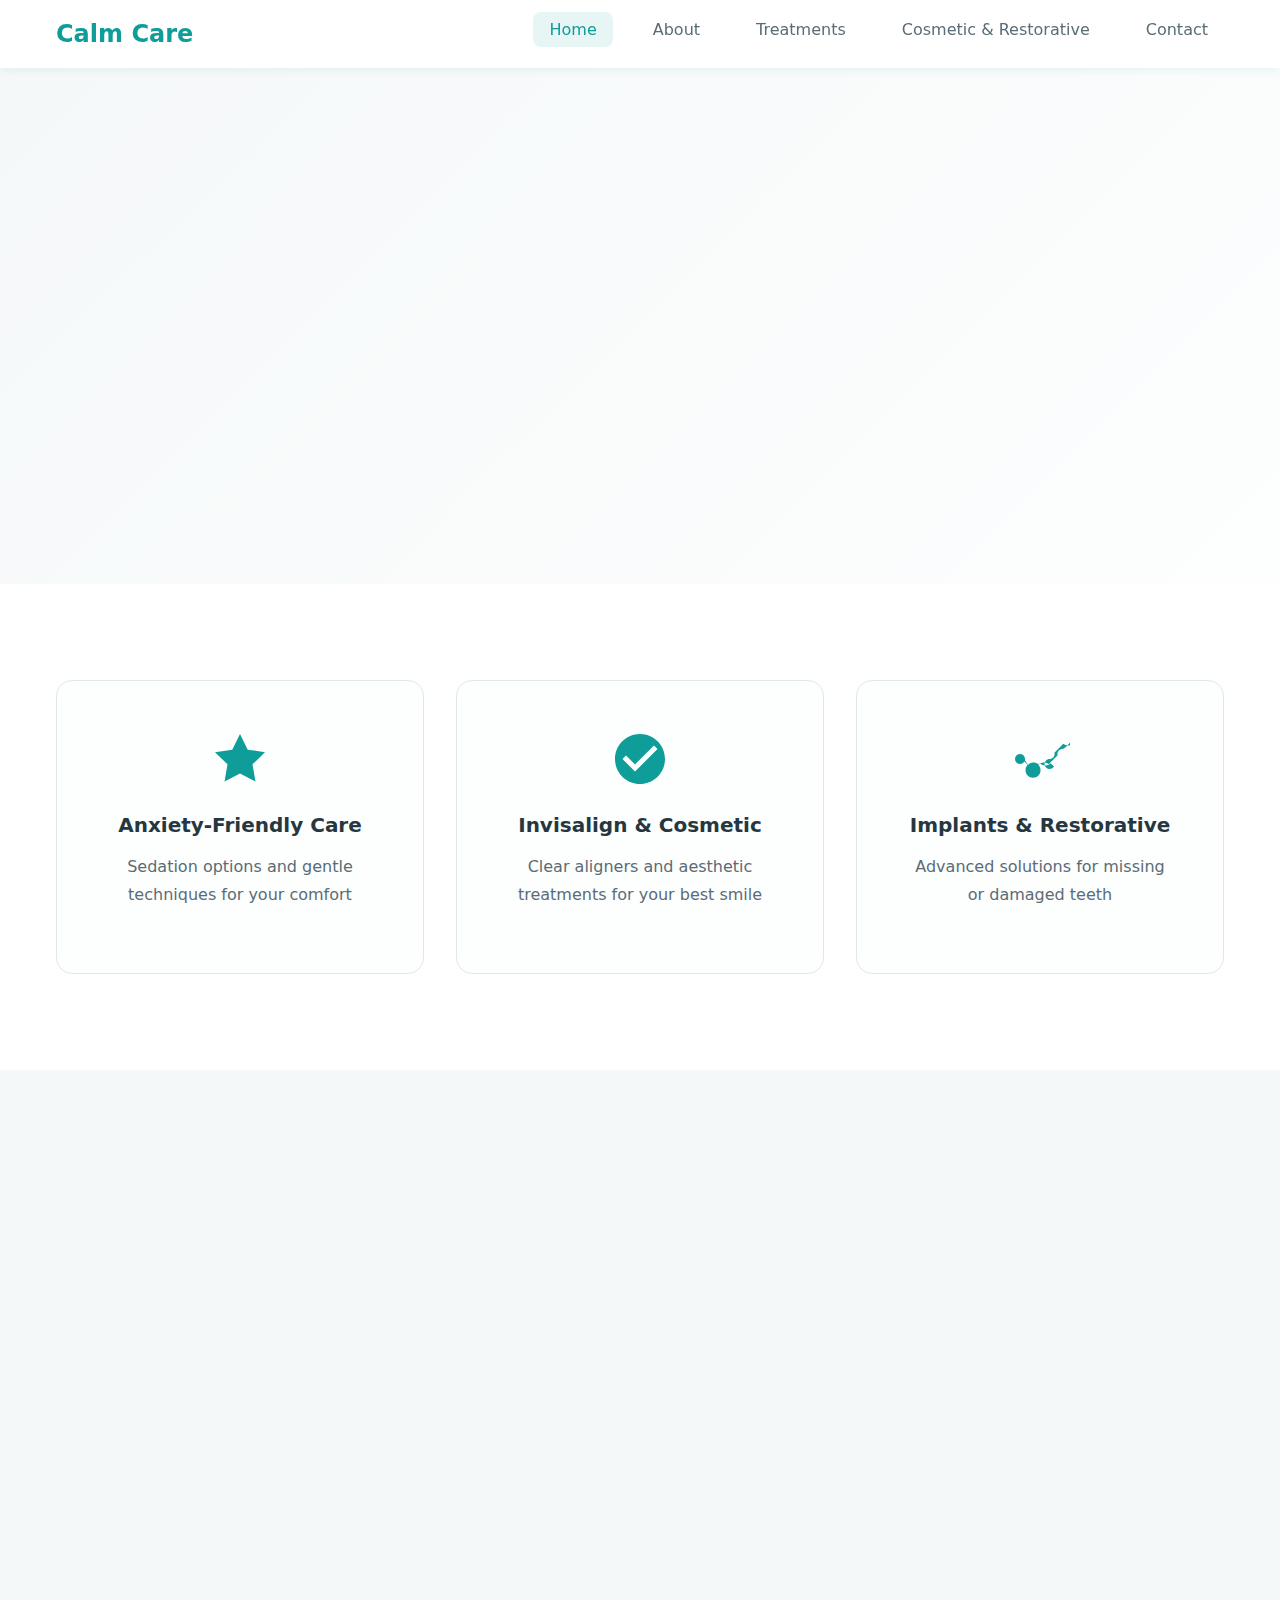
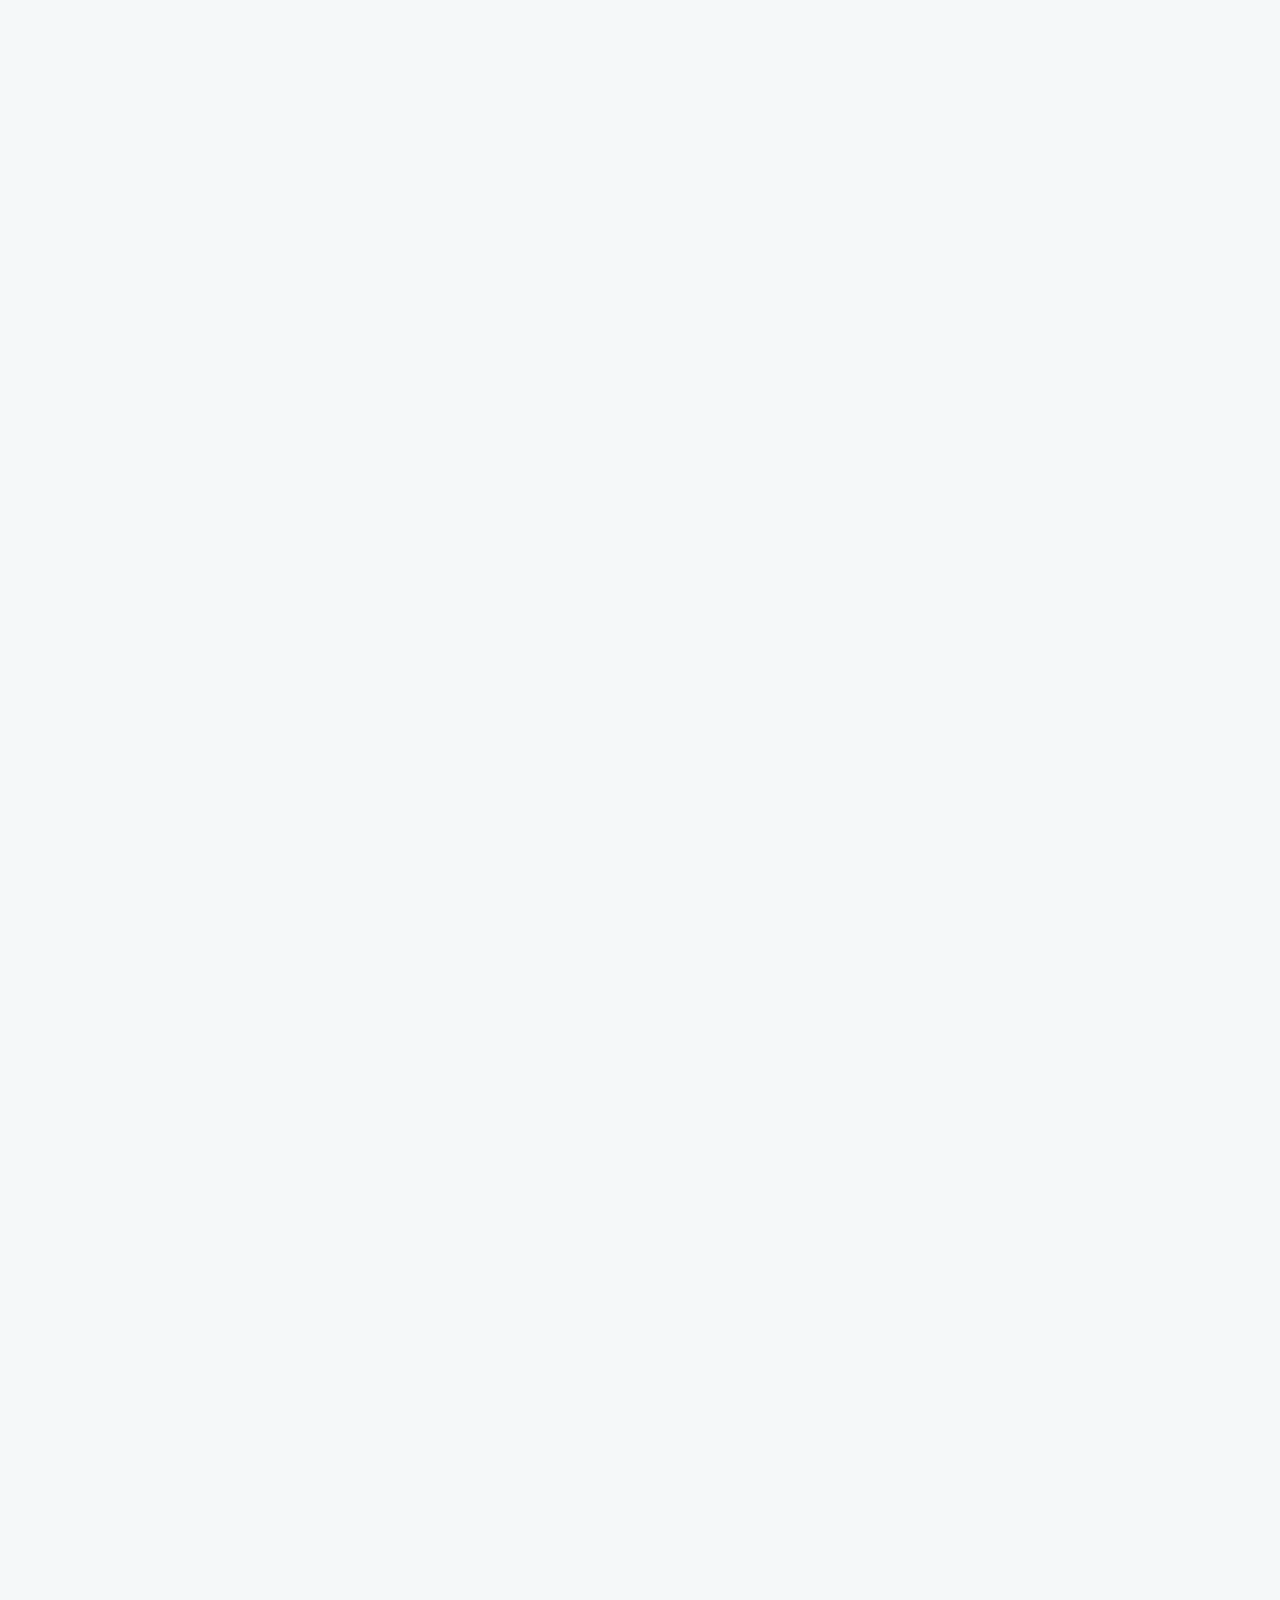
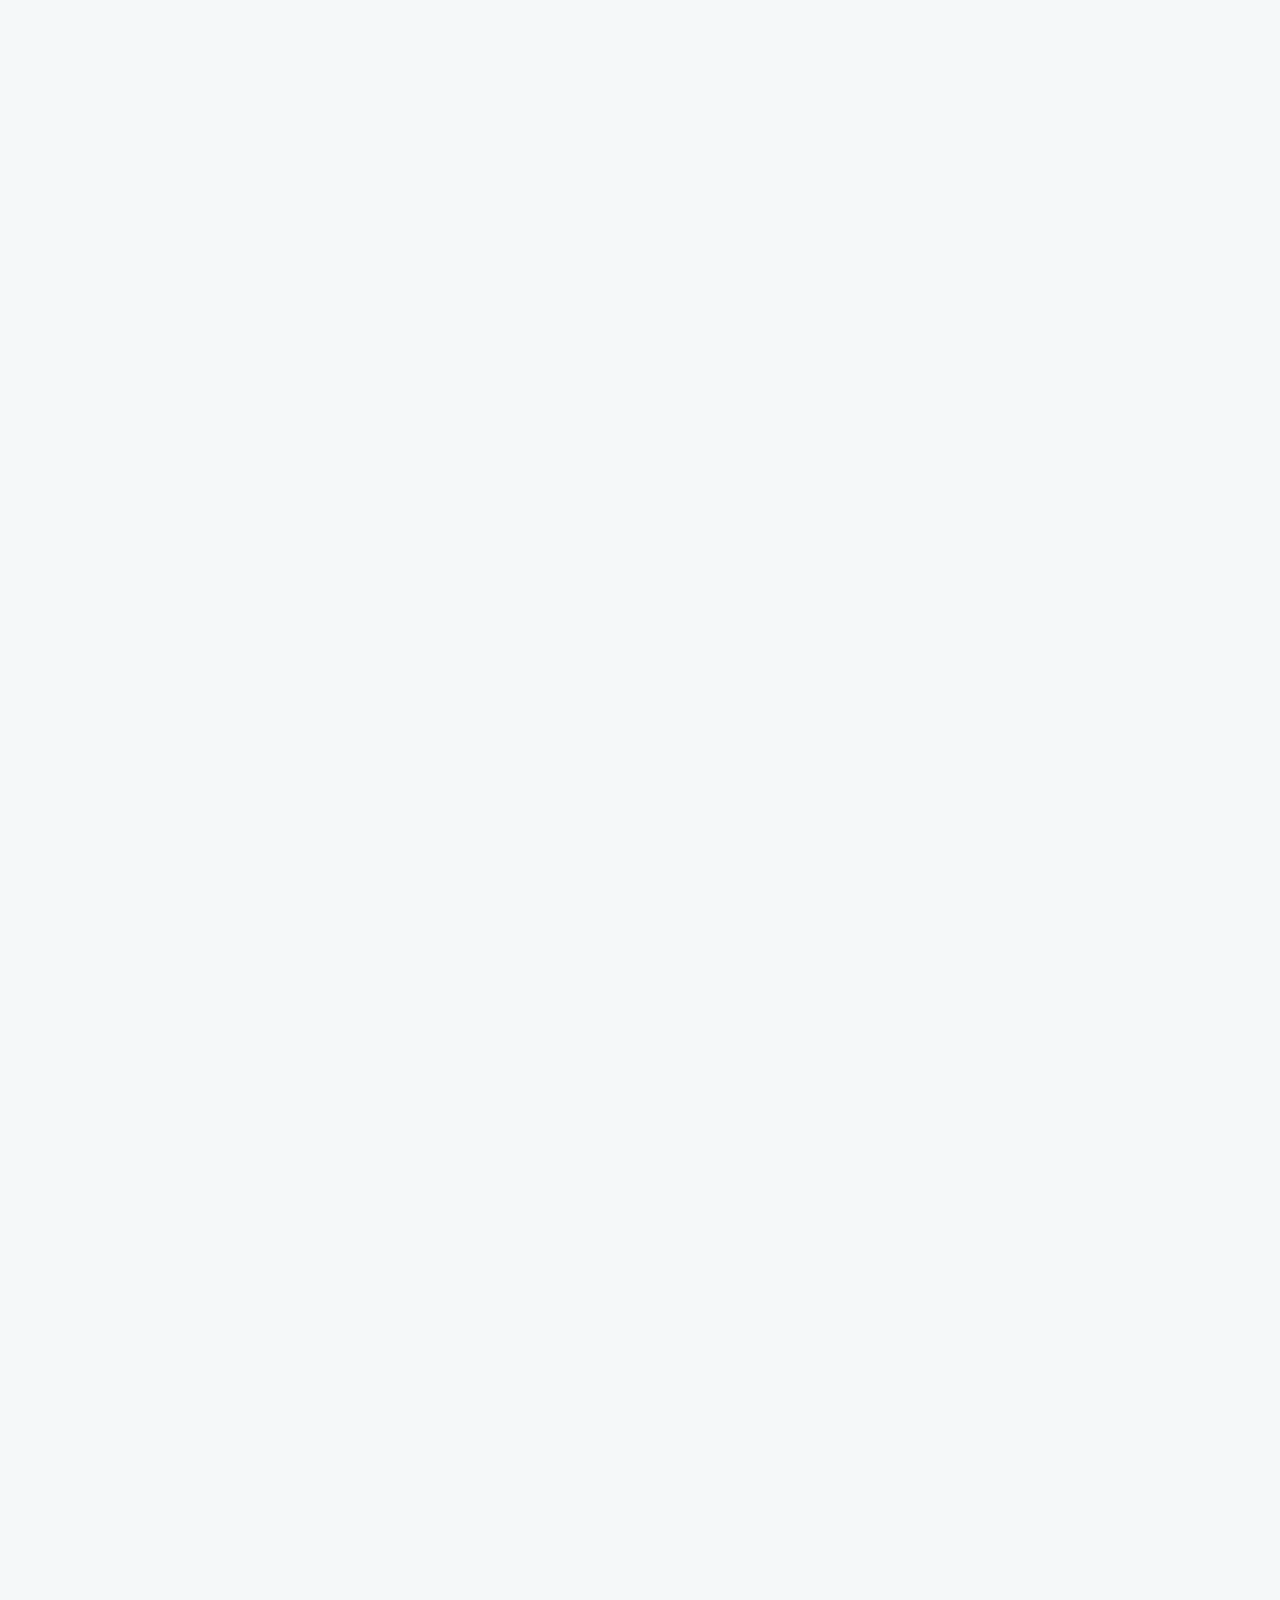
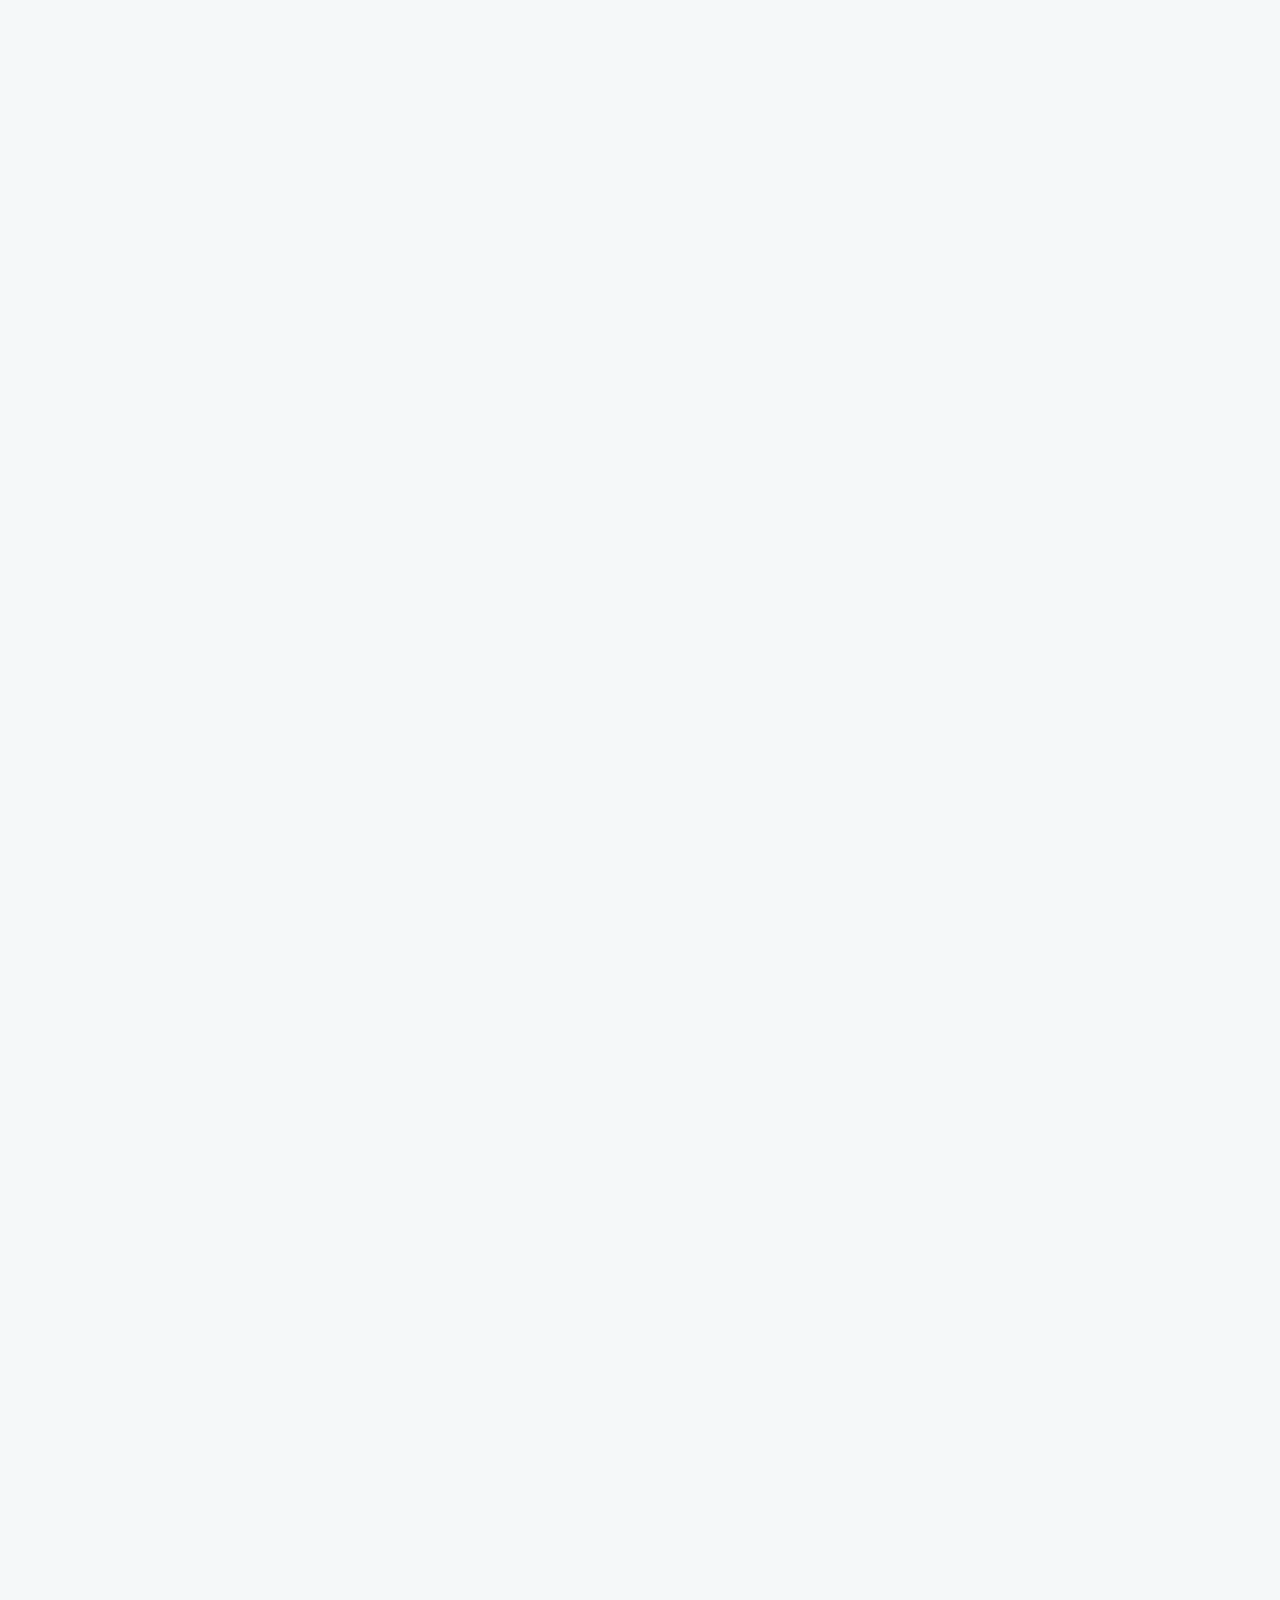
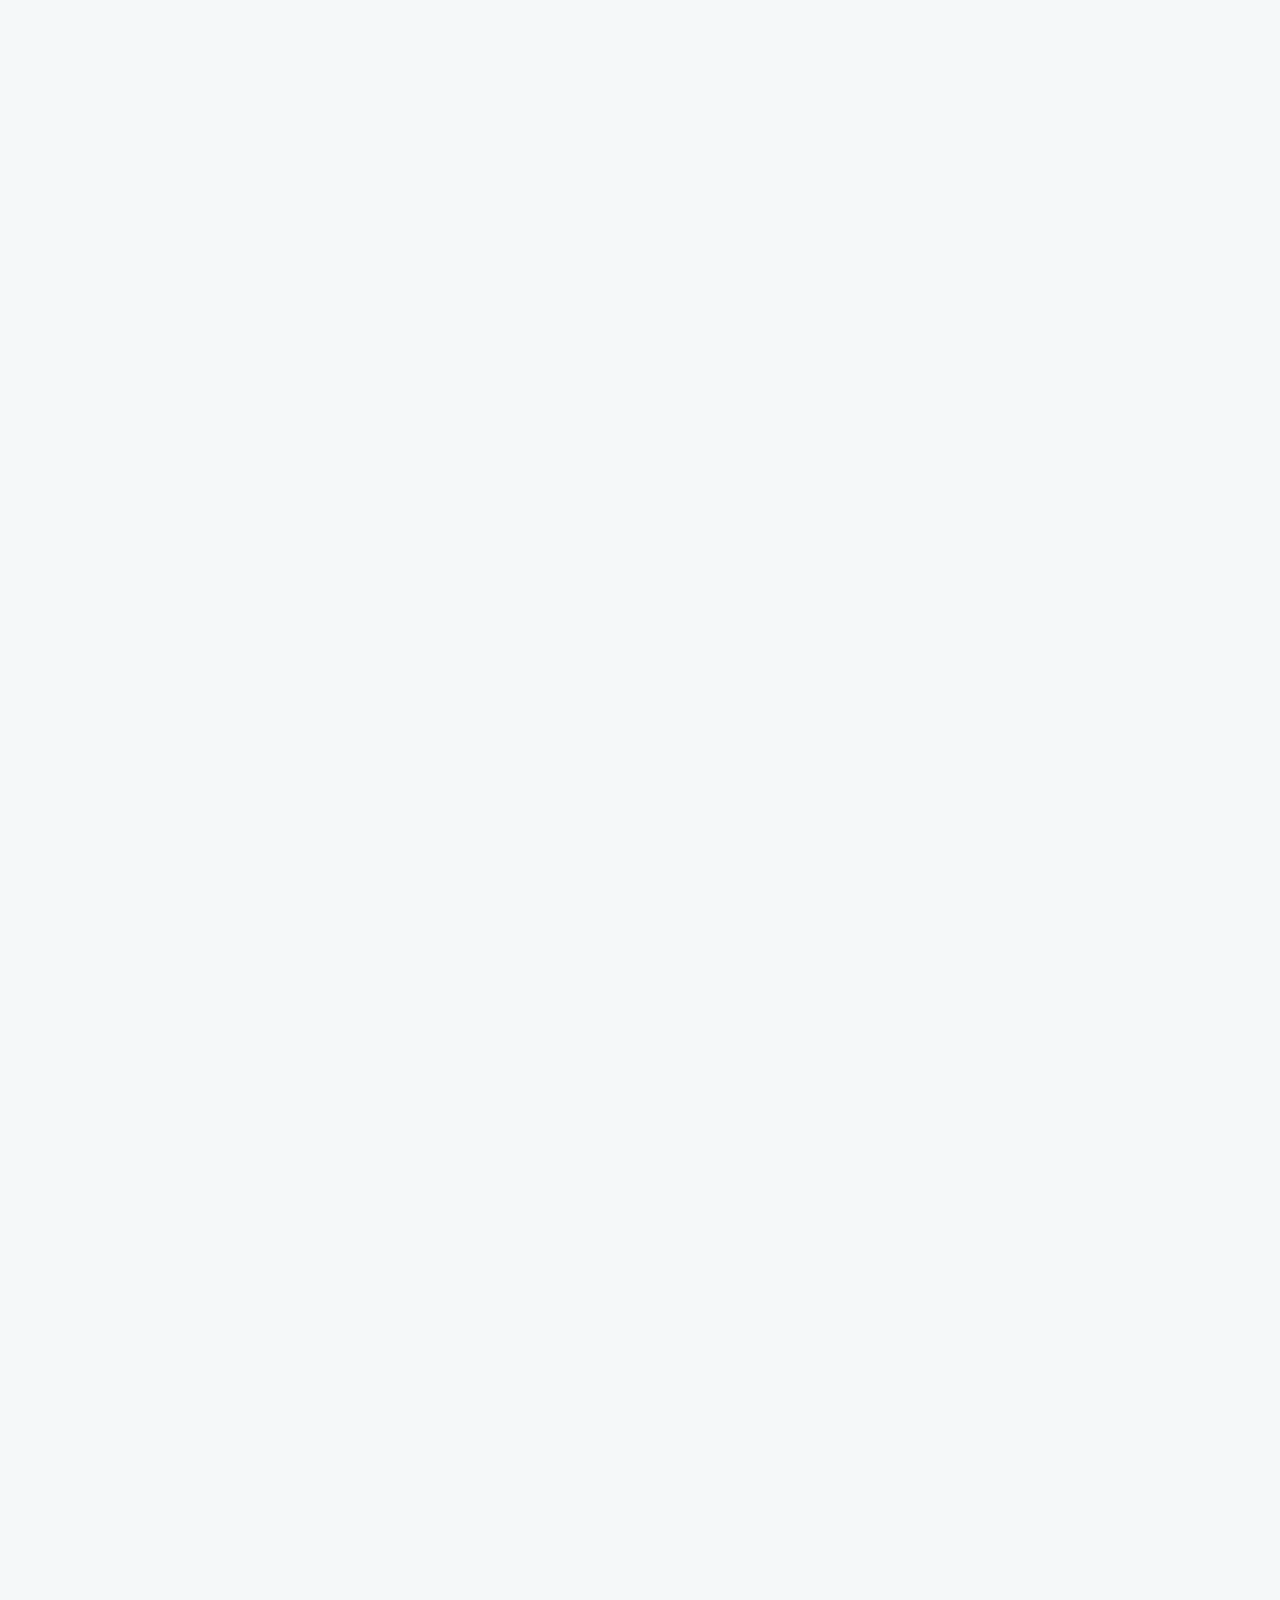
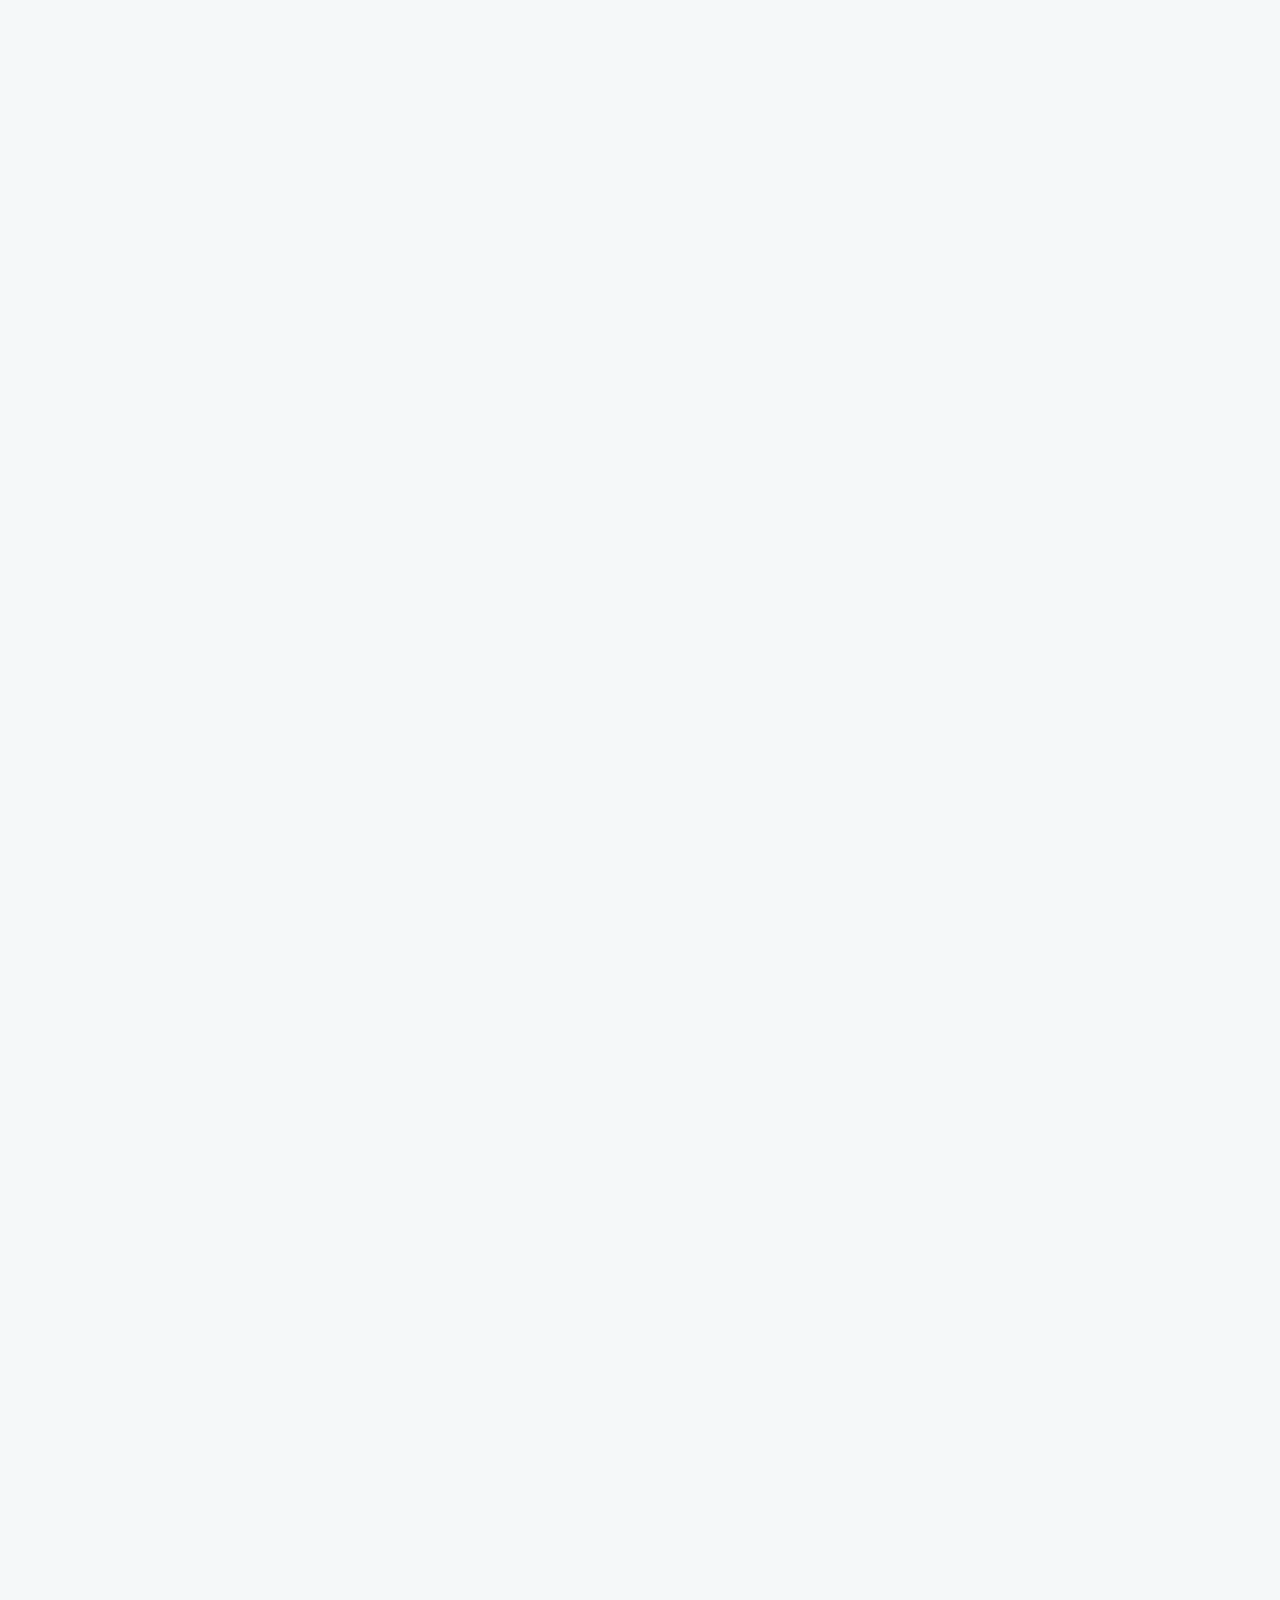
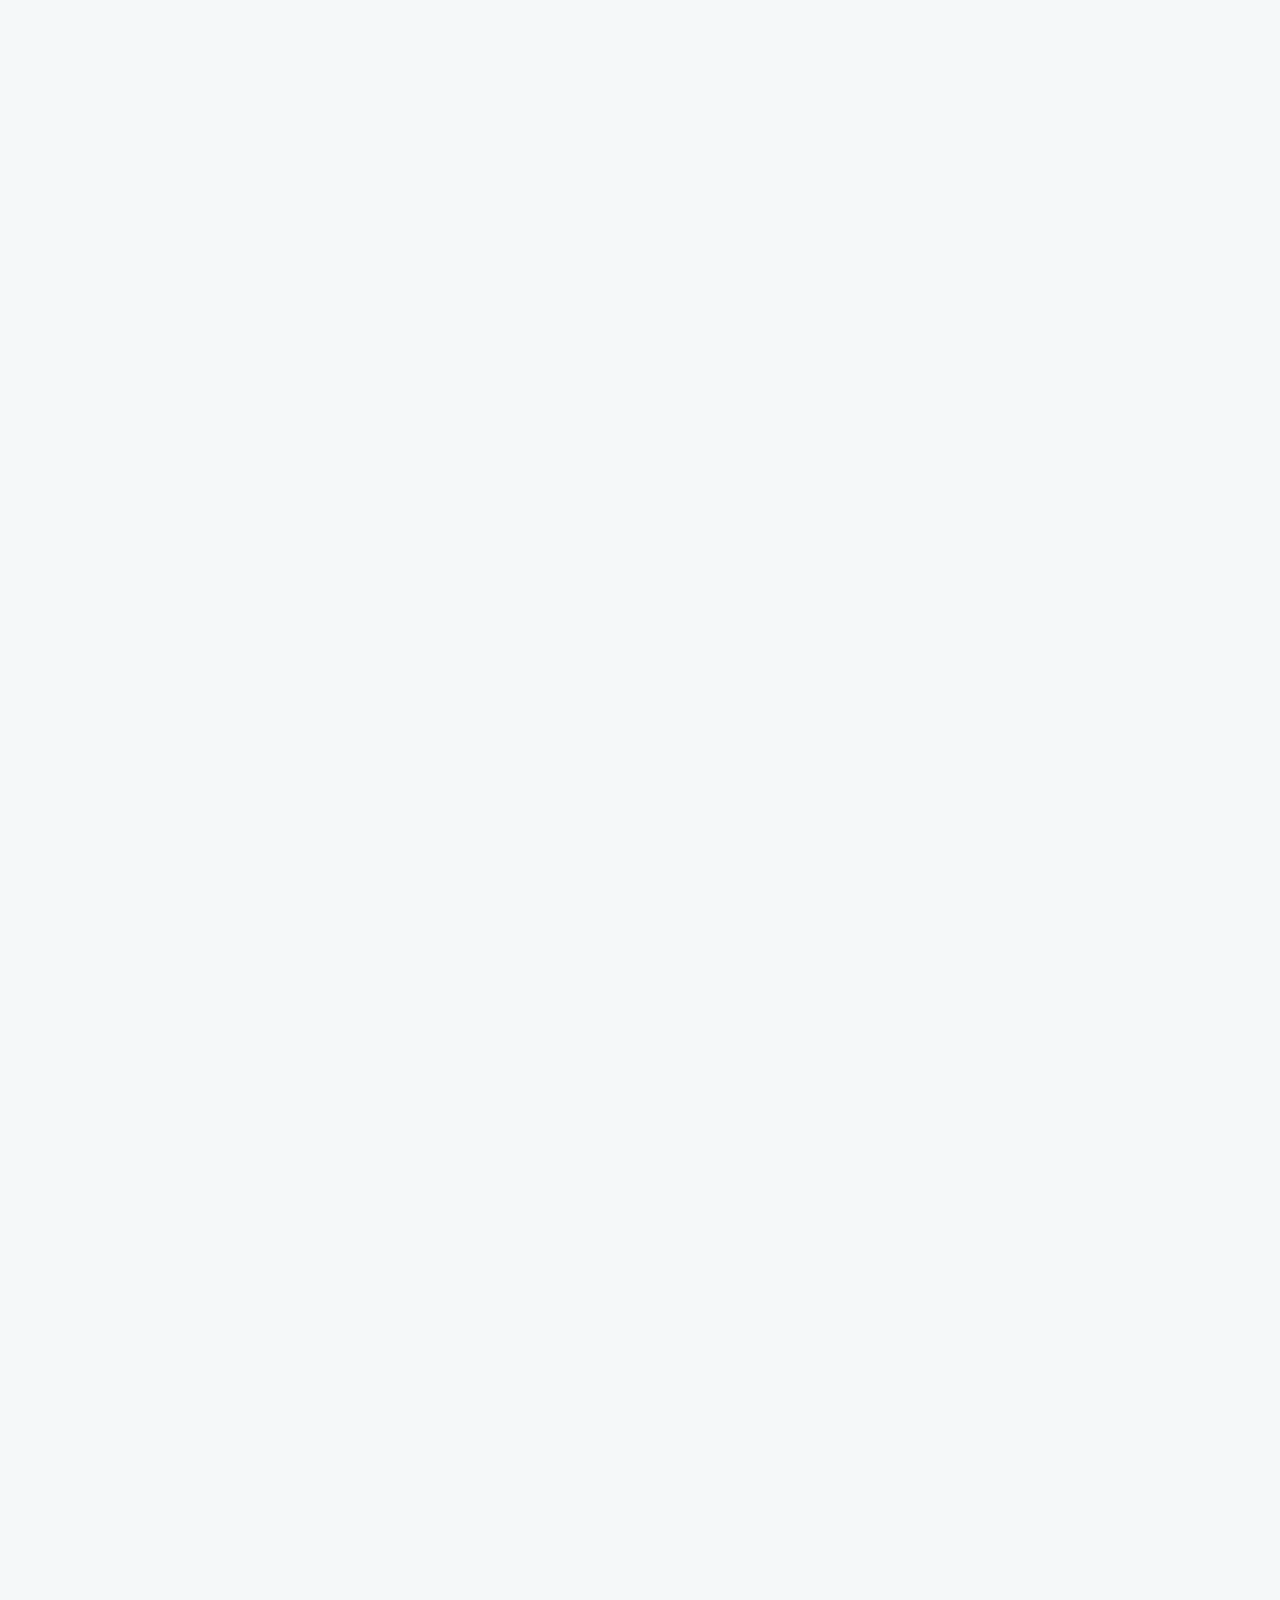
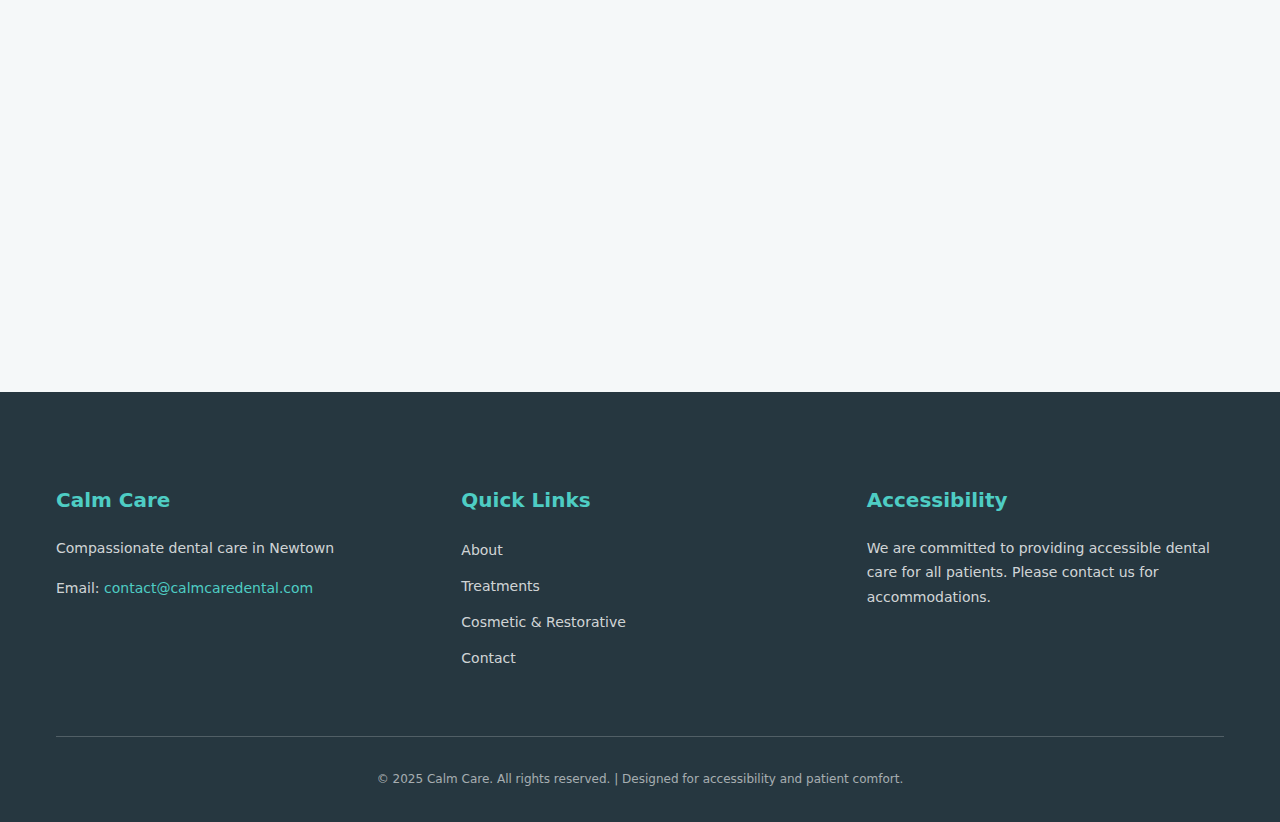
<file: index.html>
<!DOCTYPE html>
<html lang="en">
<head>
    <meta charset="UTF-8">
    <meta name="viewport" content="width=device-width, initial-scale=1.0">
    <title>Calm Care — Compassionate Dental Care in Newtown</title>
    <meta name="description" content="Professional, anxiety-friendly dental care in Newtown. Specializing in cosmetic dentistry, Invisalign, implants, and sedation dentistry for your comfort.">
    <link rel="stylesheet" href="style.css">
</head>
<body>
    <header class="header">
        <div class="container">
            <div class="logo">
                <h1>Calm Care</h1>
            </div>
            <nav class="nav" role="navigation">
                <button class="nav-toggle" aria-expanded="false" aria-controls="nav-menu">
                    <span class="hamburger"></span>
                    <span class="sr-only">Toggle navigation</span>
                </button>
                <ul class="nav-menu" id="nav-menu">
                    <li><a href="index.html" class="nav-link active">Home</a></li>
                    <li><a href="about.html" class="nav-link">About</a></li>
                    <li><a href="treatments.html" class="nav-link">Treatments</a></li>
                    <li><a href="cosmetic-restorative.html" class="nav-link">Cosmetic & Restorative</a></li>
                    <li><a href="contact.html" class="nav-link">Contact</a></li>
                </ul>
            </nav>
        </div>
    </header>

    <main>
        <section class="hero">
            <div class="container">
                <div class="hero-content">
                    <h2 class="hero-title">Calm, Modern Dental Care in Newtown</h2>
                    <p class="hero-subtitle">Compassionate dental care focusing on cosmetic, restorative & anxiety-friendly treatments</p>
                    <a href="contact.html" class="btn btn-primary">Book a Consult</a>
                </div>
                <div class="hero-decoration"></div>
            </div>
        </section>

        <section class="features">
            <div class="container">
                <div class="features-grid">
                    <div class="feature-card">
                        <div class="feature-icon">
                            <svg viewBox="0 0 24 24" fill="currentColor">
                                <path d="M12 2l3.09 6.26L22 9.27l-5 4.87 1.18 6.88L12 17.77l-6.18 3.25L7 14.14 2 9.27l6.91-1.01L12 2z"/>
                            </svg>
                        </div>
                        <h3>Anxiety-Friendly Care</h3>
                        <p>Sedation options and gentle techniques for your comfort</p>
                    </div>
                    <div class="feature-card">
                        <div class="feature-icon">
                            <svg viewBox="0 0 24 24" fill="currentColor">
                                <path d="M12 2C6.48 2 2 6.48 2 12s4.48 10 10 10 10-4.48 10-10S17.52 2 12 2zm-2 15l-5-5 1.41-1.41L10 14.17l7.59-7.59L19 8l-9 9z"/>
                            </svg>
                        </div>
                        <h3>Invisalign & Cosmetic</h3>
                        <p>Clear aligners and aesthetic treatments for your best smile</p>
                    </div>
                    <div class="feature-card">
                        <div class="feature-icon">
                            <svg viewBox="0 0 24 24" fill="currentColor">
                                <path d="M21 8c-1.45 0-2.26 1.44-1.93 2.51l-3.57 3.56c-.52-.4-1.17-.65-1.87-.65-.83 0-1.58.34-2.12.89-.54-.55-1.29-.89-2.12-.89s-1.58.34-2.12.89L5.93 12.5C6.26 11.44 5.45 10 4 10c-1.1 0-2 .9-2 2s.9 2 2 2c.75 0 1.4-.41 1.75-1.01l1.35 1.35c-.55.54-.89 1.29-.89 2.12 0 1.66 1.34 3 3 3s3-1.34 3-3c0-.83-.34-1.58-.89-2.12L12 13.66c.54.55 1.29.89 2.12.89s1.58-.34 2.12-.89L17.59 15c-.35.6-1 1.01-1.75 1.01-1.1 0-2-.9-2-2s.9-2 2-2c1.45 0 2.26-1.44 1.93-2.51l3.57-3.56c.52.4 1.17.65 1.87.65 1.66 0 3-1.34 3-3S22.66 8 21 8z"/>
                            </svg>
                        </div>
                        <h3>Implants & Restorative</h3>
                        <p>Advanced solutions for missing or damaged teeth</p>
                    </div>
                </div>
            </div>
        </section>

        <section class="main-content">
            <div class="container">
                <div class="content-grid">
                    <article class="article-content">
                        <header class="article-header">
                            <h1>How Do I Clean and Care for Clear Aligners Without Damaging Them?</h1>
                        </header>

                        <section class="article-section">
                            <h2>Introduction</h2>
                            <p>Clear aligners have transformed modern orthodontics, providing a discreet and comfortable way to achieve a perfectly aligned smile. Unlike traditional metal braces, which rely on wires and brackets, clear aligners are removable and nearly invisible—making them a popular choice among adults and teens alike. However, their effectiveness and appearance depend greatly on how well you clean and care for them. Improper maintenance can lead to discoloration, odor, and even damage that compromises your treatment progress.</p>
                            
                            <p>Maintaining your aligners is not just about keeping them looking good—it's about ensuring oral hygiene, protecting your investment, and achieving the desired results within the expected timeline. In this guide, you'll learn everything you need to know about cleaning and caring for clear aligners without damaging them, from daily maintenance routines to common mistakes to avoid.</p>
                        </section>

                        <div class="cta-inline">
                            <div class="cta-content">
                                <h3>Expert Aligner Care at Calm Care</h3>
                                <p>Professional guidance for your clear aligner journey</p>
                                <p><strong>Contact us:</strong> <a href="mailto:contact@calmcaredental.com">contact@calmcaredental.com</a></p>
                            </div>
                        </div>

                        <section class="article-section">
                            <h2>The Role of Professional Dental Guidance</h2>
                            <p>While at-home care is crucial, professional supervision remains essential for effective aligner maintenance. Regular visits to your dentist or orthodontist ensure your treatment stays on track and your aligners remain in optimal condition. Dental professionals not only check the alignment progress but also identify early signs of wear, cracks, or bacterial buildup that might not be visible to the naked eye.</p>
                            
                            <p>A trusted clinic like <a href="https://maps.app.goo.gl/Qwi8Y2ZHGU16fTHg9">Newtown Dental Clinic</a> offers specialized advice and professional cleaning services tailored for aligner users. Our experienced dental team provides personalized guidance on how to maintain your aligners without compromising their clarity or structure. By scheduling regular checkups, patients receive insights into effective cleaning techniques and product recommendations that ensure long-lasting hygiene and comfort throughout treatment. Professional oversight complements your daily care routine, minimizing risks of damage while maximizing treatment success.</p>
                        </section>

                        <section class="article-section">
                            <h2>Understanding Clear Aligners</h2>
                            <p>Clear aligners are custom-made orthodontic trays designed to gradually shift teeth into their desired positions. They're made from BPA-free thermoplastic materials that are safe, flexible, and transparent. Each set of aligners is typically worn for one to two weeks before switching to the next, depending on your orthodontist's plan.</p>
                            
                            <p>Because they are removable, aligners allow for better oral hygiene compared to braces. However, their transparency makes them prone to staining if not cleaned properly. Moreover, the smooth plastic surface can trap bacteria and plaque if neglected. This combination of sensitivity and hygiene demand means aligners require consistent, gentle, and effective care to remain both clean and structurally sound.</p>
                        </section>

                        <section class="article-section">
                            <h2>The Importance of Proper Cleaning and Care</h2>
                            <p>Proper cleaning and maintenance ensure more than just aesthetic appeal. When aligners are not cleaned correctly, bacteria and plaque can accumulate, leading to foul odors, yellowing, and potential oral health issues like gum inflammation or tooth decay. Moreover, residue from food or sugary drinks trapped under the aligners can cause enamel erosion.</p>
                            
                            <p>Additionally, aligners that are scrubbed too harshly or exposed to heat can lose their shape or clarity. Since each aligner is precisely molded to your teeth, even minor warping can compromise its fit and effectiveness. The key is to strike a balance between maintaining hygiene and preserving the delicate integrity of the aligner material.</p>
                        </section>

                        <section class="article-section">
                            <h2>Step-by-Step Guide: How to Clean Clear Aligners Without Damaging Them</h2>
                            <p>Cleaning clear aligners requires care and consistency. Here's a detailed step-by-step guide to keep your aligners fresh, odor-free, and perfectly clear:</p>

                            <h3>1. Rinse Regularly</h3>
                            <p>Always rinse your aligners with lukewarm water every time you remove them. This prevents saliva and plaque buildup. Avoid using hot water, as it can distort the plastic. Rinsing also helps remove surface debris before brushing or soaking.</p>

                            <h3>2. Use Lukewarm Water Only</h3>
                            <p>Temperature plays a vital role in maintaining your aligners' integrity. Hot water softens and warps the plastic, altering the fit and comfort. Always stick to lukewarm or cool water for both rinsing and soaking.</p>

                            <h3>3. Brush Gently with a Soft-Bristled Toothbrush</h3>
                            <p>Use a clean, soft-bristled toothbrush (separate from your regular toothbrush) to gently brush your aligners. Avoid using hard pressure. Circular motions help remove buildup without scratching the surface. Toothbrushes designed for infants or sensitive gums are excellent choices for aligner cleaning.</p>

                            <h3>4. Use Non-Abrasive Cleaners</h3>
                            <p>Choose a mild, clear, unscented soap or a specially formulated aligner cleanser. Avoid using toothpaste—most contain abrasive ingredients that can create micro-scratches, dulling your aligners' clarity. Non-abrasive cleansers clean effectively while preserving smoothness.</p>

                            <h3>5. Avoid Toothpaste and Colored Soaps</h3>
                            <p>Toothpaste, especially whitening variants, can damage the aligners' transparency. Colored or perfumed soaps may stain or leave residues that taste unpleasant. Stick with gentle cleansers or specialized cleaning tablets.</p>

                            <h3>6. Soak Aligners Periodically</h3>
                            <p>Once a day or every other day, soak your aligners in a cleaning solution designed for clear aligners or retainers. These solutions remove bacteria and deep-seated buildup without harming the plastic. Follow the manufacturer's soaking duration—usually 10–15 minutes—and rinse thoroughly afterward.</p>

                            <h3>7. Dry Before Storing</h3>
                            <p>Never store wet aligners. After cleaning, let them air dry completely before placing them in the case. Moist environments encourage bacterial growth, leading to odor and potential health issues.</p>
                        </section>

                        <section class="article-section">
                            <h2>Common Mistakes to Avoid When Cleaning Aligners</h2>
                            <p>Many users unintentionally damage their aligners through improper cleaning. Avoid these common pitfalls:</p>
                            
                            <ul>
                                <li><strong>Using alcohol or bleach-based cleaners:</strong> These harsh chemicals can weaken the aligner's structure and irritate your mouth.</li>
                                <li><strong>Brushing with abrasive toothpaste:</strong> This creates scratches that trap bacteria and dull transparency.</li>
                                <li><strong>Skipping cleaning after meals:</strong> Food particles and sugars trapped under aligners promote cavities and stains.</li>
                                <li><strong>Using boiling or hot water:</strong> It can permanently warp the aligner's shape.</li>
                                <li><strong>Leaving aligners exposed to sunlight:</strong> UV rays can discolor or deform the material.</li>
                                <li><strong>Wrapping in tissue:</strong> Aligners can easily be lost or damaged when wrapped in paper towels or napkins.</li>
                                <li><strong>Not cleaning the case:</strong> A dirty case can transfer bacteria back to your aligners.</li>
                            </ul>
                        </section>

                        <section class="article-section">
                            <h2>Daily Care Routine for Clear Aligners</h2>
                            <p>Consistency is key when it comes to aligner hygiene. Here's an ideal daily care routine:</p>
                            
                            <h3>Morning:</h3>
                            <ul>
                                <li>Remove aligners and brush both your teeth and the trays using a soft-bristled brush and mild soap.</li>
                                <li>Rinse thoroughly before reinserting.</li>
                            </ul>

                            <h3>After Every Meal or Snack:</h3>
                            <ul>
                                <li>Rinse your mouth and aligners before wearing them again.</li>
                                <li>Always brush your teeth before reinserting to prevent trapped food particles.</li>
                            </ul>

                            <h3>Night:</h3>
                            <ul>
                                <li>Clean your aligners thoroughly before bedtime.</li>
                                <li>Soak them if necessary, and store them in a clean, dry case overnight.</li>
                            </ul>

                            <p>Following this simple routine keeps your aligners odor-free and ensures maximum hygiene around the clock.</p>
                        </section>

                        <section class="article-section">
                            <h2>Weekly Deep Cleaning Routine</h2>
                            <p>In addition to daily cleaning, schedule a weekly deep clean to remove stubborn buildup.</p>
                            
                            <h3>Prepare a Cleaning Solution:</h3>
                            <p>Use aligner-specific tablets or a mixture of equal parts white vinegar and lukewarm water.</p>

                            <h3>Soak for 15–20 Minutes:</h3>
                            <p>Allow the solution to dissolve stains and plaque buildup.</p>

                            <h3>Brush and Rinse:</h3>
                            <p>After soaking, brush gently to remove loosened debris.</p>

                            <h3>Inspect for Damage:</h3>
                            <p>Check for cloudiness, cracks, or discoloration. If the aligners appear worn or damaged, contact your dentist for evaluation.</p>

                            <p>Deep cleaning rejuvenates aligners, restores their clarity, and helps prevent odor-causing bacteria.</p>
                        </section>

                        <section class="article-section">
                            <h2>How to Handle Stains or Odor</h2>
                            <p>If your aligners begin to yellow or smell, it's usually due to residue or insufficient cleaning. Here's how to restore freshness:</p>
                            
                            <ul>
                                <li><strong>For mild stains:</strong> Soak aligners in a mixture of hydrogen peroxide and lukewarm water (1:1 ratio) for 15 minutes once a week.</li>
                                <li><strong>For strong odors:</strong> Use baking soda solutions or specialized aligner cleaning crystals.</li>
                                <li><strong>Avoid DIY bleaching:</strong> Household bleach or vinegar alone can damage plastic.</li>
                                <li><strong>Persistent stains or smells:</strong> Schedule a professional cleaning session with your dentist for safe restoration.</li>
                            </ul>
                        </section>

                        <section class="article-section">
                            <h2>Storage and Travel Tips</h2>
                            <p>Proper storage prevents contamination and physical damage.</p>
                            
                            <ul>
                                <li><strong>Always use a protective case:</strong> Choose a ventilated case that allows moisture to evaporate.</li>
                                <li><strong>Never wrap in tissue or napkins:</strong> This is a common cause of accidental loss.</li>
                                <li><strong>Keep away from pets:</strong> Dogs are often attracted to the scent of saliva on aligners.</li>
                                <li><strong>While traveling:</strong> Carry travel-sized cleaning kits and rinse aligners frequently.</li>
                                <li><strong>Avoid direct sunlight or heat:</strong> Keep your case in a cool, shaded area.</li>
                            </ul>

                            <p>Smart storage habits ensure your aligners remain hygienic and intact wherever you go.</p>
                        </section>

                        <section class="article-section">
                            <h2>When to Replace or Seek Professional Help</h2>
                            <p>Aligners typically need replacement every 1–2 weeks, but sometimes premature damage or poor hygiene requires earlier attention. Contact your dentist if you notice:</p>
                            
                            <ul>
                                <li>Cracks or chips in the aligner.</li>
                                <li>Persistent cloudiness or discoloration.</li>
                                <li>Rough edges that irritate your gums or tongue.</li>
                                <li>Foul odors that persist despite cleaning.</li>
                                <li>A loose or uncomfortable fit.</li>
                            </ul>

                            <p>Prompt professional intervention ensures your treatment stays on schedule and prevents unnecessary complications.</p>
                        </section>

                        <section class="article-section">
                            <h2>Maintaining Overall Oral Hygiene During Aligner Treatment</h2>
                            <p>Even the cleanest aligners can't compensate for poor oral hygiene. To keep your mouth healthy:</p>
                            
                            <ul>
                                <li><strong>Brush after every meal:</strong> Use fluoride toothpaste and a soft-bristled brush.</li>
                                <li><strong>Floss daily:</strong> Remove trapped food particles between teeth.</li>
                                <li><strong>Use alcohol-free mouthwash:</strong> It freshens breath and kills bacteria without harming aligners.</li>
                                <li><strong>Stay hydrated:</strong> Water rinses away debris and prevents dry mouth.</li>
                                <li><strong>Avoid sugary drinks:</strong> They can seep under aligners and cause cavities.</li>
                            </ul>

                            <p>A disciplined oral hygiene routine complements your aligner care and contributes to a healthier smile.</p>
                        </section>

                        <section class="article-section">
                            <h2>Expert Advice: Preserving Clarity and Fit</h2>
                            <p>Here are expert-approved tips to maintain the pristine condition of your aligners:</p>
                            
                            <ul>
                                <li><strong>Clean your aligners before sleeping:</strong> Bacteria multiply faster overnight.</li>
                                <li><strong>Avoid colored beverages while wearing aligners:</strong> Coffee, tea, and red wine cause staining.</li>
                                <li><strong>Always handle aligners with clean hands:</strong> Oils and dirt can transfer easily.</li>
                                <li><strong>Don't chew gum or eat while wearing aligners:</strong> This can distort their shape and trap debris.</li>
                                <li><strong>Regularly inspect aligners for fit:</strong> A perfect fit ensures effective tooth movement.</li>
                                <li><strong>Store old aligners safely:</strong> In case a replacement is needed, your previous set can act as a temporary backup.</li>
                            </ul>

                            <p>Following these professional recommendations keeps your aligners crystal clear and ensures the treatment progresses smoothly.</p>
                        </section>

                        <section class="article-section">
                            <h2>The Long-Term Impact of Proper Care</h2>
                            <p>Aligners that are cleaned and maintained correctly not only look better but also perform better. Proper hygiene prevents bacterial buildup that can compromise your oral health and reduce the need for expensive replacements. Over time, you'll notice your aligners staying fresher and your smile transformation progressing more efficiently.</p>
                            
                            <p>Good maintenance also preserves the environment—aligners that last their full lifespan mean fewer replacements and reduced plastic waste.</p>
                        </section>

                        <section class="article-section">
                            <h2>Conclusion</h2>
                            <p>Cleaning and caring for clear aligners without damaging them is a commitment that pays off in both aesthetics and oral health. By adopting a consistent routine—rinsing with lukewarm water, using gentle cleansers, avoiding abrasive materials, and storing properly—you protect your aligners from discoloration and warping.</p>
                            
                            <p>Regular professional supervision, such as visits to Calm Care, ensures that your aligners remain in top condition throughout treatment. Combined with daily discipline, these practices guarantee that your aligners stay clear, comfortable, and effective.</p>
                            
                            <p>A beautiful smile isn't just the result of alignment—it's a reflection of the care you give to every step of the journey. By maintaining your aligners with precision and care, you safeguard both your oral health and your confidence.</p>
                        </section>
                    </article>

                    <aside class="sidebar">
                        <div class="sidebar-card">
                            <h3>Start Your Calm Journey</h3>
                            <p>Professional, anxiety-friendly dental care in Newtown</p>
                            <div class="contact-info">
                                <p><strong>Email:</strong> <a href="mailto:contact@calmcaredental.com">contact@calmcaredental.com</a></p>
                                <p><strong>Hours:</strong><br>
                                Mon-Fri: 8:00 AM - 6:00 PM<br>
                                Sat: 9:00 AM - 4:00 PM</p>
                            </div>
                            <a href="contact.html" class="btn btn-secondary">Book Consultation</a>
                        </div>

                        <div class="sidebar-card">
                            <h4>Our Specialties</h4>
                            <ul class="specialty-list">
                                <li>Clear Aligners (Invisalign)</li>
                                <li>Dental Implants</li>
                                <li>Cosmetic Dentistry</li>
                                <li>Sedation Dentistry</li>
                                <li>Restorative Treatments</li>
                            </ul>
                        </div>
                    </aside>
                </div>
            </div>
        </section>
    </main>

    <footer class="footer">
        <div class="container">
            <div class="footer-content">
                <div class="footer-section">
                    <h4>Calm Care</h4>
                    <p>Compassionate dental care in Newtown</p>
                    <p>Email: <a href="mailto:contact@calmcaredental.com">contact@calmcaredental.com</a></p>
                </div>
                <div class="footer-section">
                    <h4>Quick Links</h4>
                    <ul>
                        <li><a href="about.html">About</a></li>
                        <li><a href="treatments.html">Treatments</a></li>
                        <li><a href="cosmetic-restorative.html">Cosmetic & Restorative</a></li>
                        <li><a href="contact.html">Contact</a></li>
                    </ul>
                </div>
                <div class="footer-section">
                    <h4>Accessibility</h4>
                    <p>We are committed to providing accessible dental care for all patients. Please contact us for accommodations.</p>
                </div>
            </div>
            <div class="footer-bottom">
                <p>&copy; 2025 Calm Care. All rights reserved. | Designed for accessibility and patient comfort.</p>
            </div>
        </div>
    </footer>

    <script src="script.js"></script>
</body>
</html>
</file>
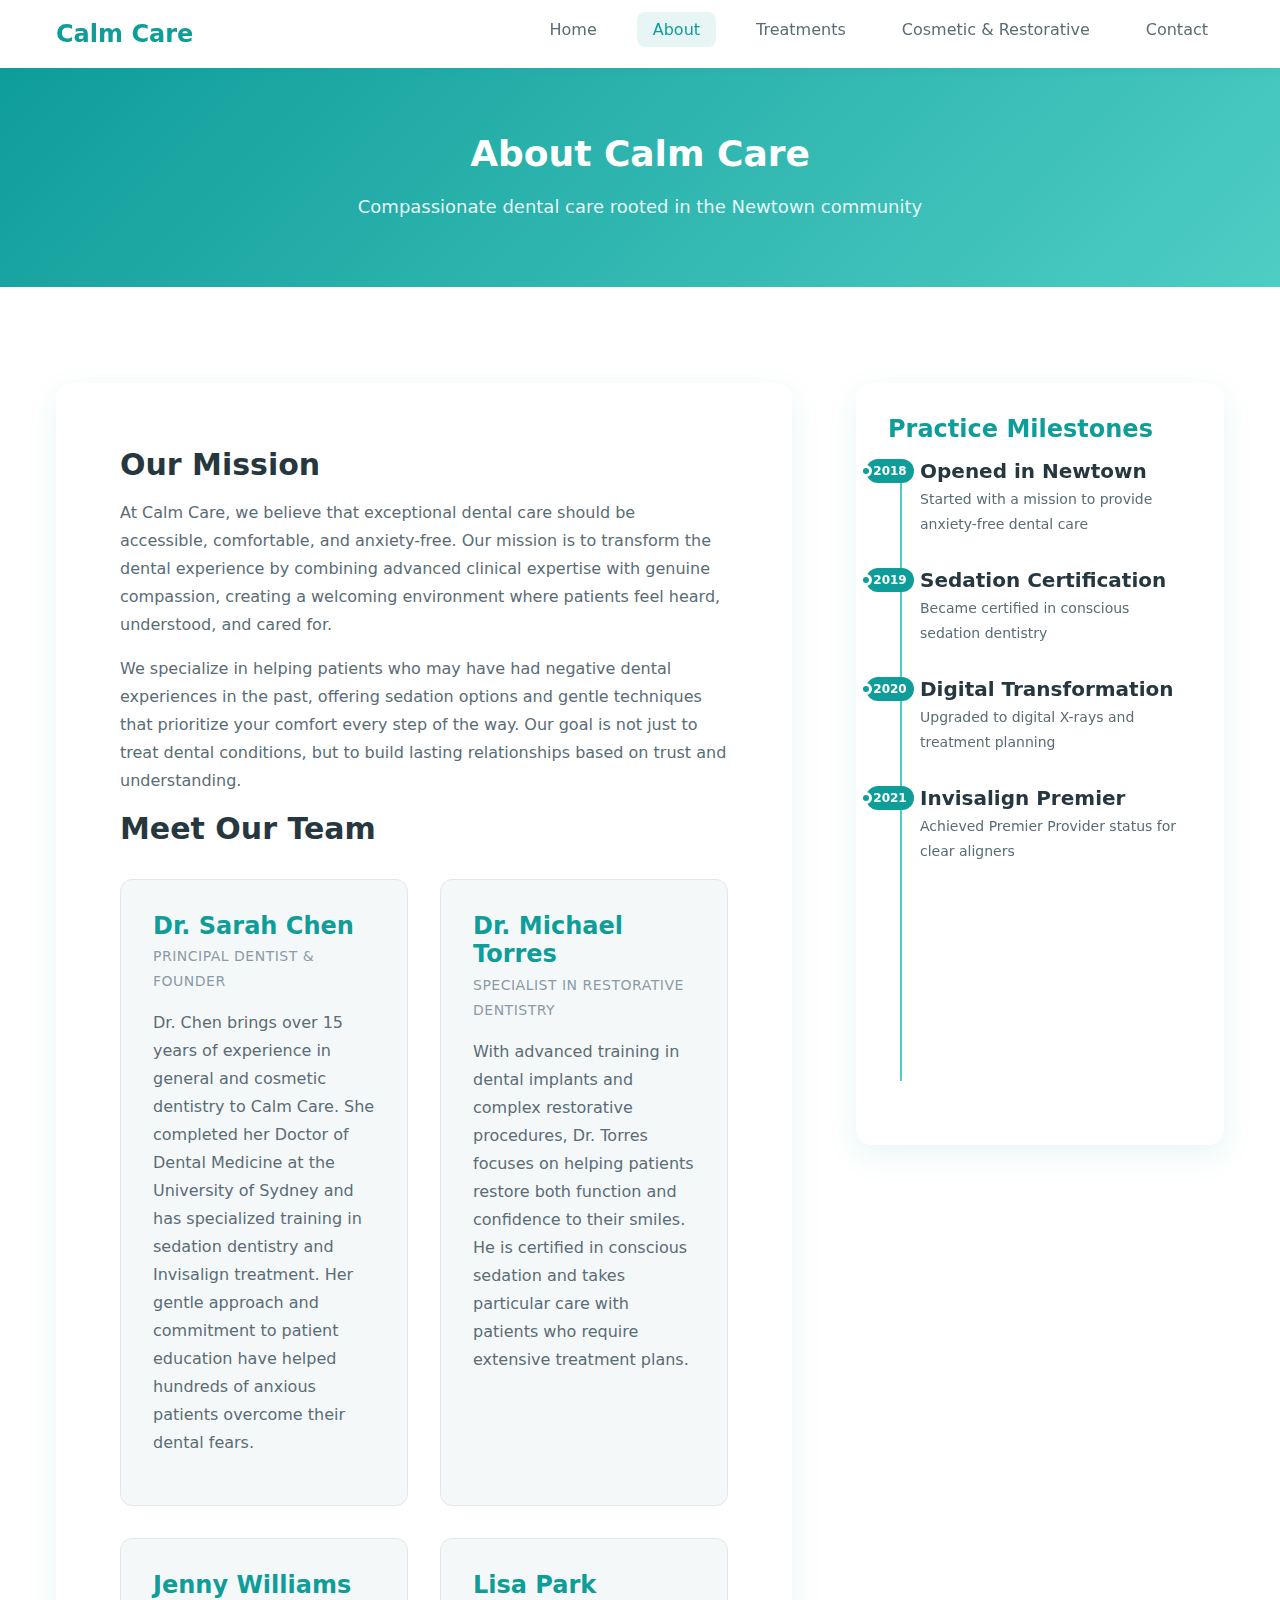
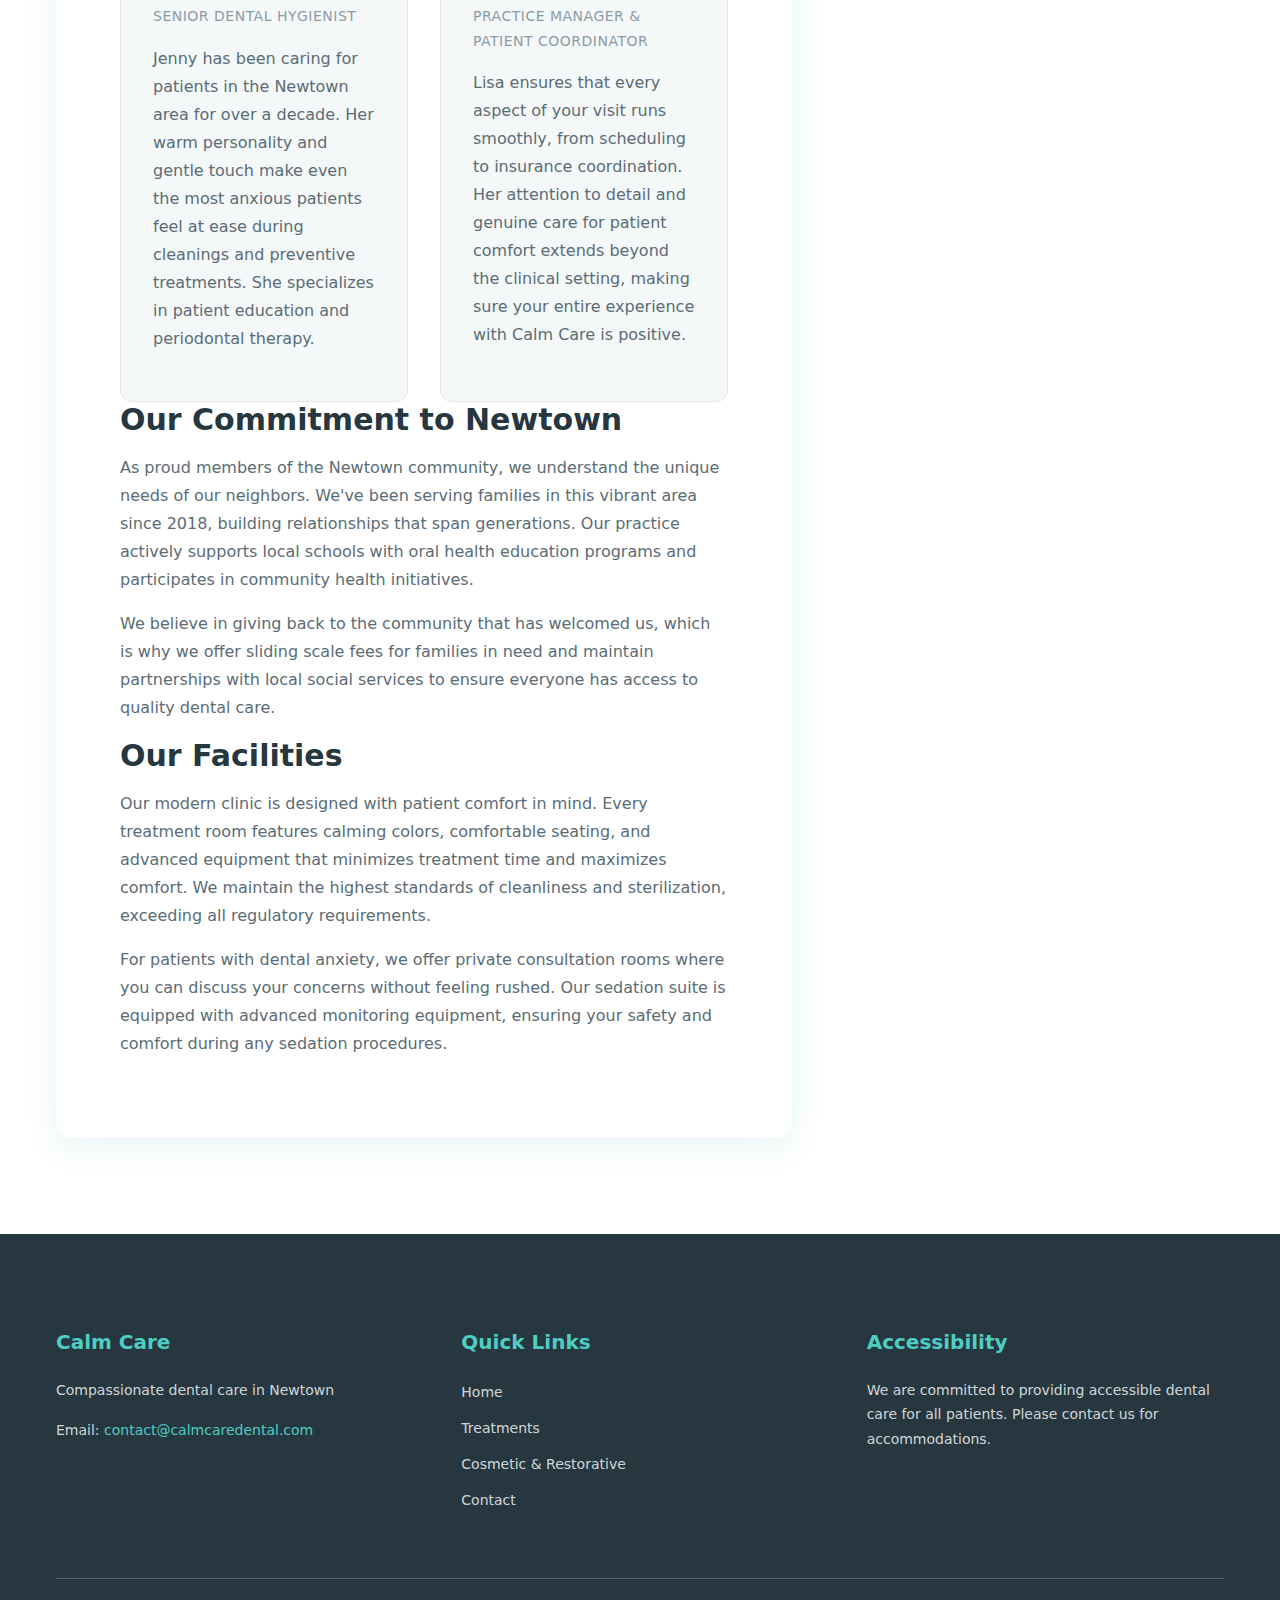
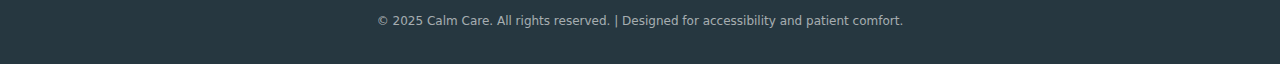
<file: about.html>
<!DOCTYPE html>
<html lang="en">
<head>
    <meta charset="UTF-8">
    <meta name="viewport" content="width=device-width, initial-scale=1.0">
    <title>About Calm Care — Our Mission & Team in Newtown</title>
    <meta name="description" content="Meet the compassionate team at Calm Care. Learn about our mission to provide anxiety-friendly dental care and our commitment to the Newtown community.">
    <link rel="stylesheet" href="style.css">
</head>
<body>
    <header class="header">
        <div class="container">
            <div class="logo">
                <h1><a href="index.html">Calm Care</a></h1>
            </div>
            <nav class="nav" role="navigation">
                <button class="nav-toggle" aria-expanded="false" aria-controls="nav-menu">
                    <span class="hamburger"></span>
                    <span class="sr-only">Toggle navigation</span>
                </button>
                <ul class="nav-menu" id="nav-menu">
                    <li><a href="index.html" class="nav-link">Home</a></li>
                    <li><a href="about.html" class="nav-link active">About</a></li>
                    <li><a href="treatments.html" class="nav-link">Treatments</a></li>
                    <li><a href="cosmetic-restorative.html" class="nav-link">Cosmetic & Restorative</a></li>
                    <li><a href="contact.html" class="nav-link">Contact</a></li>
                </ul>
            </nav>
        </div>
    </header>

    <main>
        <section class="page-hero">
            <div class="container">
                <h1>About Calm Care</h1>
                <p>Compassionate dental care rooted in the Newtown community</p>
            </div>
        </section>

        <section class="content-section">
            <div class="container">
                <div class="about-grid">
                    <div class="about-content">
                        <h2>Our Mission</h2>
                        <p>At Calm Care, we believe that exceptional dental care should be accessible, comfortable, and anxiety-free. Our mission is to transform the dental experience by combining advanced clinical expertise with genuine compassion, creating a welcoming environment where patients feel heard, understood, and cared for.</p>
                        
                        <p>We specialize in helping patients who may have had negative dental experiences in the past, offering sedation options and gentle techniques that prioritize your comfort every step of the way. Our goal is not just to treat dental conditions, but to build lasting relationships based on trust and understanding.</p>

                        <h2>Meet Our Team</h2>
                        <div class="team-grid">
                            <div class="team-member">
                                <h3>Dr. Sarah Chen</h3>
                                <p class="team-role">Principal Dentist & Founder</p>
                                <p>Dr. Chen brings over 15 years of experience in general and cosmetic dentistry to Calm Care. She completed her Doctor of Dental Medicine at the University of Sydney and has specialized training in sedation dentistry and Invisalign treatment. Her gentle approach and commitment to patient education have helped hundreds of anxious patients overcome their dental fears.</p>
                            </div>
                            
                            <div class="team-member">
                                <h3>Dr. Michael Torres</h3>
                                <p class="team-role">Specialist in Restorative Dentistry</p>
                                <p>With advanced training in dental implants and complex restorative procedures, Dr. Torres focuses on helping patients restore both function and confidence to their smiles. He is certified in conscious sedation and takes particular care with patients who require extensive treatment plans.</p>
                            </div>
                            
                            <div class="team-member">
                                <h3>Jenny Williams</h3>
                                <p class="team-role">Senior Dental Hygienist</p>
                                <p>Jenny has been caring for patients in the Newtown area for over a decade. Her warm personality and gentle touch make even the most anxious patients feel at ease during cleanings and preventive treatments. She specializes in patient education and periodontal therapy.</p>
                            </div>
                            
                            <div class="team-member">
                                <h3>Lisa Park</h3>
                                <p class="team-role">Practice Manager & Patient Coordinator</p>
                                <p>Lisa ensures that every aspect of your visit runs smoothly, from scheduling to insurance coordination. Her attention to detail and genuine care for patient comfort extends beyond the clinical setting, making sure your entire experience with Calm Care is positive.</p>
                            </div>
                        </div>

                        <h2>Our Commitment to Newtown</h2>
                        <p>As proud members of the Newtown community, we understand the unique needs of our neighbors. We've been serving families in this vibrant area since 2018, building relationships that span generations. Our practice actively supports local schools with oral health education programs and participates in community health initiatives.</p>
                        
                        <p>We believe in giving back to the community that has welcomed us, which is why we offer sliding scale fees for families in need and maintain partnerships with local social services to ensure everyone has access to quality dental care.</p>

                        <h2>Our Facilities</h2>
                        <p>Our modern clinic is designed with patient comfort in mind. Every treatment room features calming colors, comfortable seating, and advanced equipment that minimizes treatment time and maximizes comfort. We maintain the highest standards of cleanliness and sterilization, exceeding all regulatory requirements.</p>
                        
                        <p>For patients with dental anxiety, we offer private consultation rooms where you can discuss your concerns without feeling rushed. Our sedation suite is equipped with advanced monitoring equipment, ensuring your safety and comfort during any sedation procedures.</p>
                    </div>

                    <aside class="about-sidebar">
                        <div class="sidebar-card">
                            <h3>Practice Milestones</h3>
                            <div class="timeline">
                                <div class="timeline-item">
                                    <div class="timeline-year">2018</div>
                                    <div class="timeline-content">
                                        <h4>Opened in Newtown</h4>
                                        <p>Started with a mission to provide anxiety-free dental care</p>
                                    </div>
                                </div>
                                <div class="timeline-item">
                                    <div class="timeline-year">2019</div>
                                    <div class="timeline-content">
                                        <h4>Sedation Certification</h4>
                                        <p>Became certified in conscious sedation dentistry</p>
                                    </div>
                                </div>
                                <div class="timeline-item">
                                    <div class="timeline-year">2020</div>
                                    <div class="timeline-content">
                                        <h4>Digital Transformation</h4>
                                        <p>Upgraded to digital X-rays and treatment planning</p>
                                    </div>
                                </div>
                                <div class="timeline-item">
                                    <div class="timeline-year">2021</div>
                                    <div class="timeline-content">
                                        <h4>Invisalign Premier</h4>
                                        <p>Achieved Premier Provider status for clear aligners</p>
                                    </div>
                                </div>
                                <div class="timeline-item">
                                    <div class="timeline-year">2023</div>
                                    <div class="timeline-content">
                                        <h4>Community Partnership</h4>
                                        <p>Launched school oral health education program</p>
                                    </div>
                                </div>
                                <div class="timeline-item">
                                    <div class="timeline-year">2025</div>
                                    <div class="timeline-content">
                                        <h4>Expanded Services</h4>
                                        <p>Added advanced implant and cosmetic procedures</p>
                                    </div>
                                </div>
                            </div>
                        </div>

                        <div class="sidebar-card">
                            <h3>Ready to Meet Our Team?</h3>
                            <p>Schedule a consultation and experience the Calm Care difference</p>
                            <a href="contact.html" class="btn btn-primary">Book Consultation</a>
                        </div>
                    </aside>
                </div>
            </div>
        </section>
    </main>

    <footer class="footer">
        <div class="container">
            <div class="footer-content">
                <div class="footer-section">
                    <h4>Calm Care</h4>
                    <p>Compassionate dental care in Newtown</p>
                    <p>Email: <a href="mailto:contact@calmcaredental.com">contact@calmcaredental.com</a></p>
                </div>
                <div class="footer-section">
                    <h4>Quick Links</h4>
                    <ul>
                        <li><a href="index.html">Home</a></li>
                        <li><a href="treatments.html">Treatments</a></li>
                        <li><a href="cosmetic-restorative.html">Cosmetic & Restorative</a></li>
                        <li><a href="contact.html">Contact</a></li>
                    </ul>
                </div>
                <div class="footer-section">
                    <h4>Accessibility</h4>
                    <p>We are committed to providing accessible dental care for all patients. Please contact us for accommodations.</p>
                </div>
            </div>
            <div class="footer-bottom">
                <p>&copy; 2025 Calm Care. All rights reserved. | Designed for accessibility and patient comfort.</p>
            </div>
        </div>
    </footer>

    <script src="script.js"></script>
</body>
</html>
</file>
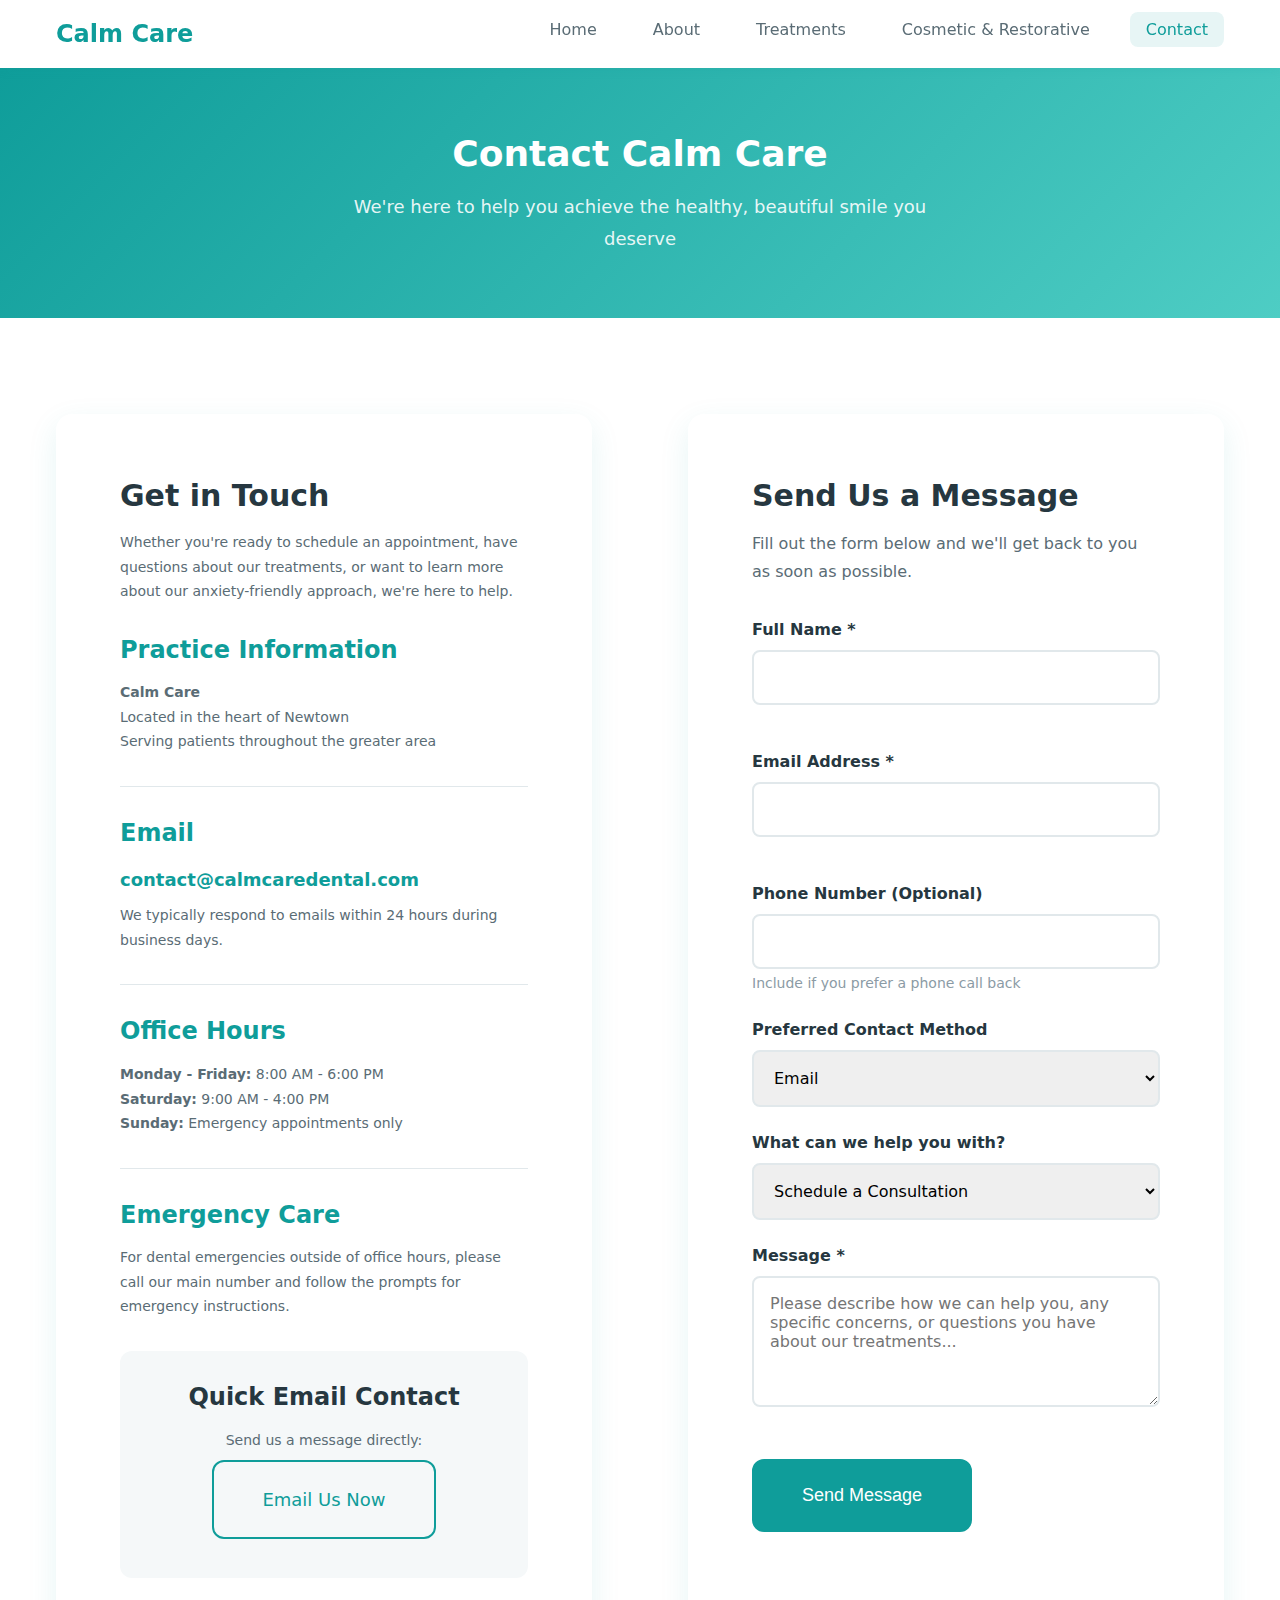
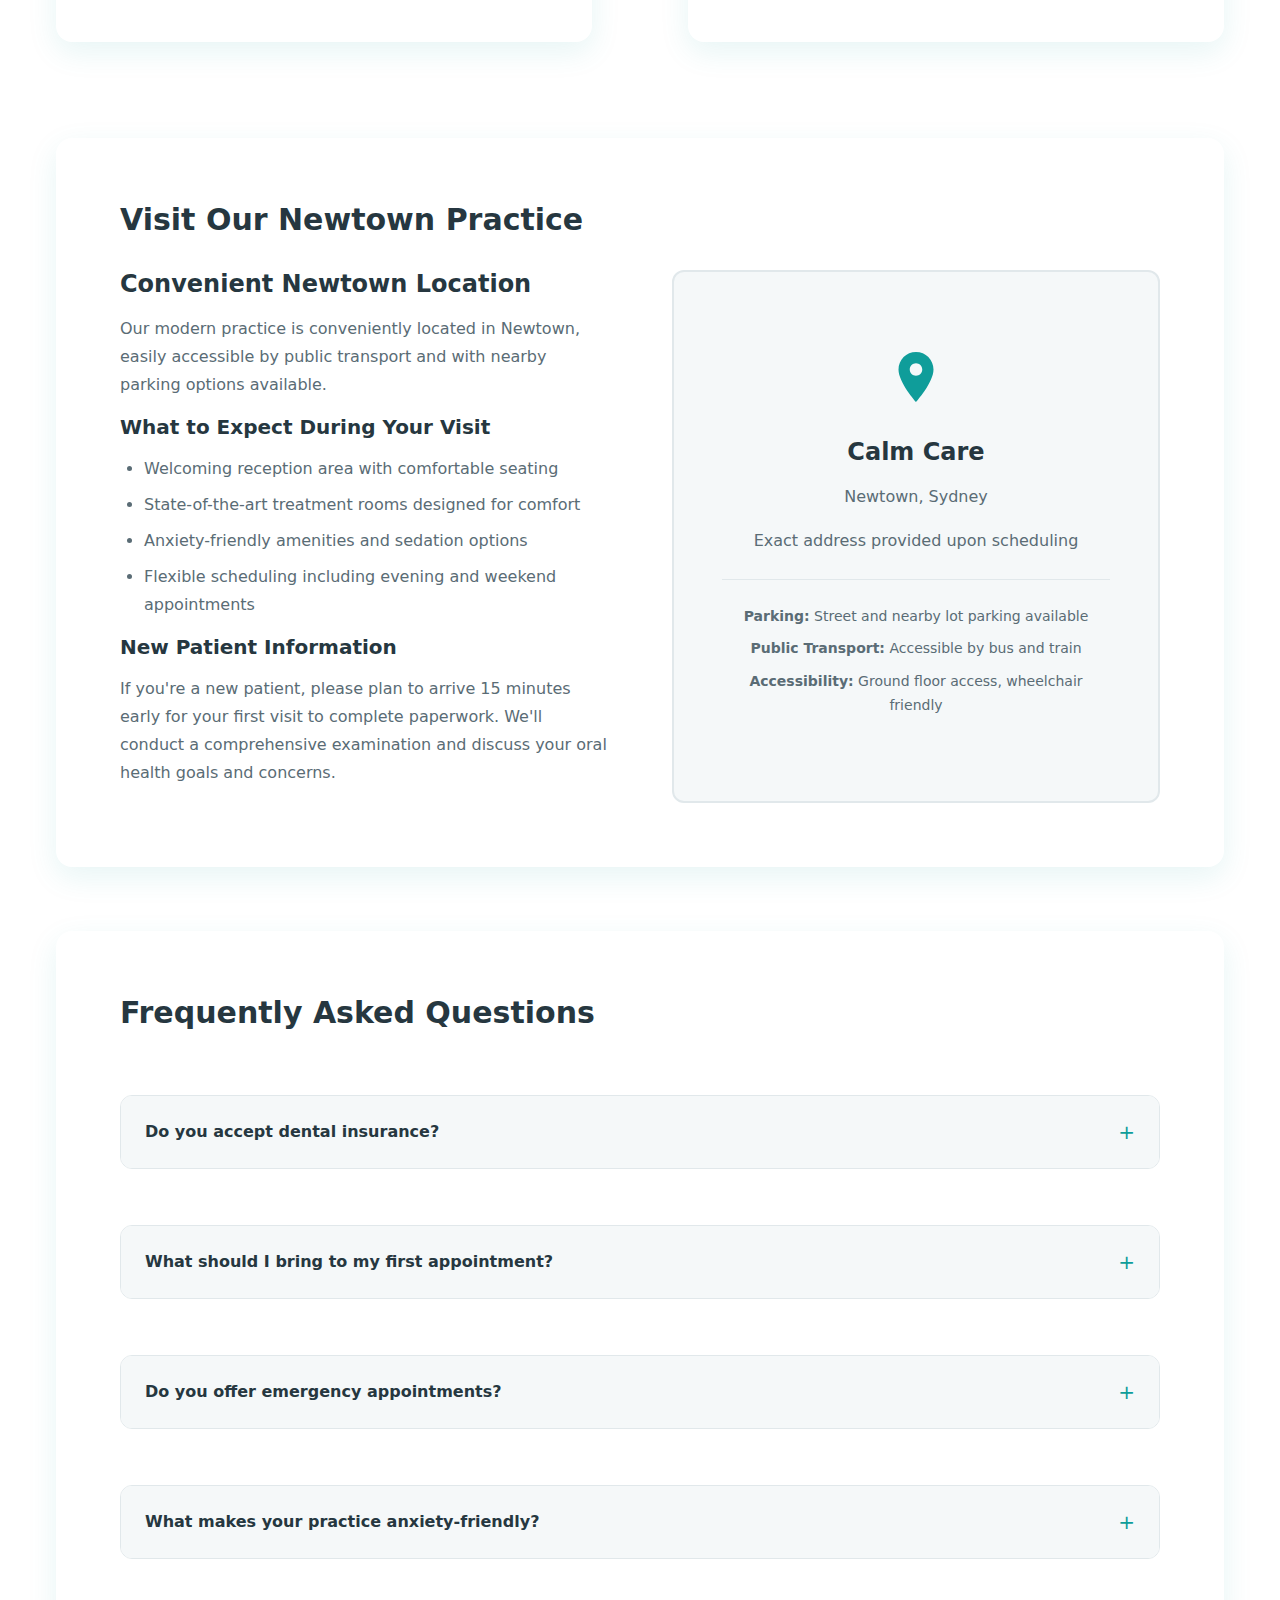
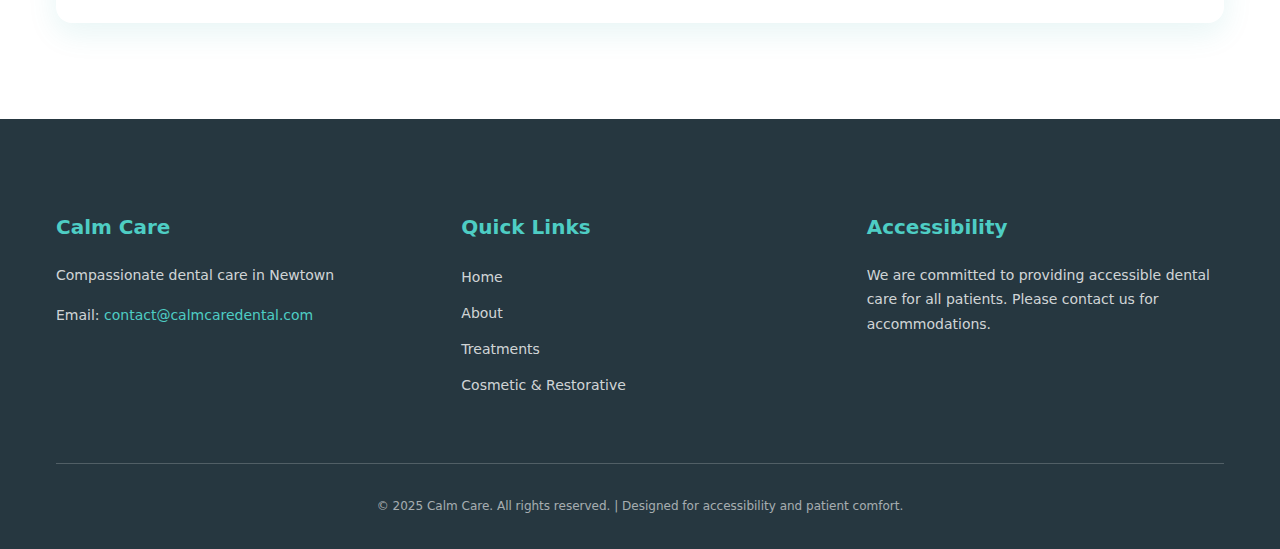
<file: contact.html>
<!DOCTYPE html>
<html lang="en">
<head>
    <meta charset="UTF-8">
    <meta name="viewport" content="width=device-width, initial-scale=1.0">
    <title>Contact Calm Care — Schedule Your Dental Appointment in Newtown</title>
    <meta name="description" content="Contact Calm Care for compassionate dental care in Newtown. Schedule consultations, ask questions, or learn about our anxiety-friendly treatments.">
    <link rel="stylesheet" href="style.css">
</head>
<body>
    <header class="header">
        <div class="container">
            <div class="logo">
                <h1><a href="index.html">Calm Care</a></h1>
            </div>
            <nav class="nav" role="navigation">
                <button class="nav-toggle" aria-expanded="false" aria-controls="nav-menu">
                    <span class="hamburger"></span>
                    <span class="sr-only">Toggle navigation</span>
                </button>
                <ul class="nav-menu" id="nav-menu">
                    <li><a href="index.html" class="nav-link">Home</a></li>
                    <li><a href="about.html" class="nav-link">About</a></li>
                    <li><a href="treatments.html" class="nav-link">Treatments</a></li>
                    <li><a href="cosmetic-restorative.html" class="nav-link">Cosmetic & Restorative</a></li>
                    <li><a href="contact.html" class="nav-link active">Contact</a></li>
                </ul>
            </nav>
        </div>
    </header>

    <main>
        <section class="page-hero">
            <div class="container">
                <h1>Contact Calm Care</h1>
                <p>We're here to help you achieve the healthy, beautiful smile you deserve</p>
            </div>
        </section>

        <section class="contact-section">
            <div class="container">
                <div class="contact-grid">
                    <div class="contact-info">
                        <h2>Get in Touch</h2>
                        <p>Whether you're ready to schedule an appointment, have questions about our treatments, or want to learn more about our anxiety-friendly approach, we're here to help.</p>
                        
                        <div class="contact-details">
                            <div class="contact-item">
                                <h3>Practice Information</h3>
                                <p><strong>Calm Care</strong><br>
                                Located in the heart of Newtown<br>
                                Serving patients throughout the greater area</p>
                            </div>

                            <div class="contact-item">
                                <h3>Email</h3>
                                <p><a href="mailto:contact@calmcaredental.com" class="email-link">contact@calmcaredental.com</a></p>
                                <p>We typically respond to emails within 24 hours during business days.</p>
                            </div>

                            <div class="contact-item">
                                <h3>Office Hours</h3>
                                <p><strong>Monday - Friday:</strong> 8:00 AM - 6:00 PM<br>
                                <strong>Saturday:</strong> 9:00 AM - 4:00 PM<br>
                                <strong>Sunday:</strong> Emergency appointments only</p>
                            </div>

                            <div class="contact-item">
                                <h3>Emergency Care</h3>
                                <p>For dental emergencies outside of office hours, please call our main number and follow the prompts for emergency instructions.</p>
                            </div>
                        </div>

                        <div class="email-cta">
                            <h3>Quick Email Contact</h3>
                            <p>Send us a message directly:</p>
                            <a href="mailto:contact@calmcaredental.com?subject=Website enquiry - Calm Care" class="btn btn-secondary large">Email Us Now</a>
                        </div>
                    </div>

                    <div class="contact-form-section">
                        <h2>Send Us a Message</h2>
                        <p>Fill out the form below and we'll get back to you as soon as possible.</p>
                        
                        <form class="contact-form" id="contactForm" novalidate>
                            <div class="form-group">
                                <label for="name">Full Name *</label>
                                <input type="text" id="name" name="name" required aria-describedby="name-error">
                                <div class="error-message" id="name-error" aria-live="polite"></div>
                            </div>

                            <div class="form-group">
                                <label for="email">Email Address *</label>
                                <input type="email" id="email" name="email" required aria-describedby="email-error">
                                <div class="error-message" id="email-error" aria-live="polite"></div>
                            </div>

                            <div class="form-group">
                                <label for="phone">Phone Number (Optional)</label>
                                <input type="tel" id="phone" name="phone" aria-describedby="phone-help">
                                <div class="help-text" id="phone-help">Include if you prefer a phone call back</div>
                            </div>

                            <div class="form-group">
                                <label for="preferred-contact">Preferred Contact Method</label>
                                <select id="preferred-contact" name="preferred-contact">
                                    <option value="email">Email</option>
                                    <option value="phone">Phone Call</option>
                                    <option value="either">Either Email or Phone</option>
                                </select>
                            </div>

                            <div class="form-group">
                                <label for="subject">What can we help you with?</label>
                                <select id="subject" name="subject">
                                    <option value="consultation">Schedule a Consultation</option>
                                    <option value="treatment-info">Treatment Information</option>
                                    <option value="insurance">Insurance Questions</option>
                                    <option value="anxiety">Anxiety-Friendly Care Options</option>
                                    <option value="emergency">Dental Emergency</option>
                                    <option value="other">Other</option>
                                </select>
                            </div>

                            <div class="form-group">
                                <label for="message">Message *</label>
                                <textarea id="message" name="message" rows="5" required aria-describedby="message-error" placeholder="Please describe how we can help you, any specific concerns, or questions you have about our treatments..."></textarea>
                                <div class="error-message" id="message-error" aria-live="polite"></div>
                            </div>

                            <button type="submit" class="btn btn-primary large">Send Message</button>
                        </form>

                        <div class="form-success" id="form-success" style="display: none;">
                            <h3>Thank You!</h3>
                            <p>We've received your message and will get back to you soon. Here's what happens next:</p>
                            <ul>
                                <li>We'll review your message within 24 hours</li>
                                <li>A team member will contact you using your preferred method</li>
                                <li>For urgent matters, don't hesitate to call us directly</li>
                            </ul>
                            <div class="success-contact">
                                <p><strong>In the meantime, you can also reach us directly:</strong></p>
                                <a href="mailto:contact@calmcaredental.com?subject=Follow-up - Website Contact" class="btn btn-secondary">Email Directly</a>
                            </div>
                        </div>
                    </div>
                </div>

                <section class="location-section">
                    <h2>Visit Our Newtown Practice</h2>
                    <div class="location-grid">
                        <div class="location-info">
                            <h3>Convenient Newtown Location</h3>
                            <p>Our modern practice is conveniently located in Newtown, easily accessible by public transport and with nearby parking options available.</p>
                            
                            <h4>What to Expect During Your Visit</h4>
                            <ul>
                                <li>Welcoming reception area with comfortable seating</li>
                                <li>State-of-the-art treatment rooms designed for comfort</li>
                                <li>Anxiety-friendly amenities and sedation options</li>
                                <li>Flexible scheduling including evening and weekend appointments</li>
                            </ul>

                            <h4>New Patient Information</h4>
                            <p>If you're a new patient, please plan to arrive 15 minutes early for your first visit to complete paperwork. We'll conduct a comprehensive examination and discuss your oral health goals and concerns.</p>
                        </div>

                        <div class="map-placeholder">
                            <div class="map-placeholder-content">
                                <svg class="map-icon" viewBox="0 0 24 24" fill="currentColor">
                                    <path d="M12 2C8.13 2 5 5.13 5 9c0 5.25 7 13 7 13s7-7.75 7-13c0-3.87-3.13-7-7-7zm0 9.5c-1.38 0-2.5-1.12-2.5-2.5s1.12-2.5 2.5-2.5 2.5 1.12 2.5 2.5-1.12 2.5-2.5 2.5z"/>
                                </svg>
                                <h3>Calm Care</h3>
                                <p>Newtown, Sydney</p>
                                <p>Exact address provided upon scheduling</p>
                                <div class="map-details">
                                    <p><strong>Parking:</strong> Street and nearby lot parking available</p>
                                    <p><strong>Public Transport:</strong> Accessible by bus and train</p>
                                    <p><strong>Accessibility:</strong> Ground floor access, wheelchair friendly</p>
                                </div>
                            </div>
                        </div>
                    </div>
                </section>

                <section class="faq-section">
                    <h2>Frequently Asked Questions</h2>
                    <div class="faq-grid">
                        <details class="faq-item">
                            <summary>Do you accept dental insurance?</summary>
                            <div class="faq-content">
                                <p>We work with most major dental insurance plans and will help you maximize your benefits. Our team can verify your coverage and provide estimates before treatment begins.</p>
                            </div>
                        </details>

                        <details class="faq-item">
                            <summary>What should I bring to my first appointment?</summary>
                            <div class="faq-content">
                                <p>Please bring a valid ID, insurance cards (if applicable), list of current medications, and any recent dental X-rays from another practice. We'll handle the rest!</p>
                            </div>
                        </details>

                        <details class="faq-item">
                            <summary>Do you offer emergency appointments?</summary>
                            <div class="faq-content">
                                <p>Yes, we reserve time slots for dental emergencies. If you're experiencing severe pain or trauma, please call us immediately, even outside regular hours.</p>
                            </div>
                        </details>

                        <details class="faq-item">
                            <summary>What makes your practice anxiety-friendly?</summary>
                            <div class="faq-content">
                                <p>We offer multiple sedation options, create a calming environment, take extra time to explain procedures, and never rush patients. Our team is specially trained in anxiety management techniques.</p>
                            </div>
                        </details>
                    </div>
                </section>
            </div>
        </section>
    </main>

    <footer class="footer">
        <div class="container">
            <div class="footer-content">
                <div class="footer-section">
                    <h4>Calm Care</h4>
                    <p>Compassionate dental care in Newtown</p>
                    <p>Email: <a href="mailto:contact@calmcaredental.com">contact@calmcaredental.com</a></p>
                </div>
                <div class="footer-section">
                    <h4>Quick Links</h4>
                    <ul>
                        <li><a href="index.html">Home</a></li>
                        <li><a href="about.html">About</a></li>
                        <li><a href="treatments.html">Treatments</a></li>
                        <li><a href="cosmetic-restorative.html">Cosmetic & Restorative</a></li>
                    </ul>
                </div>
                <div class="footer-section">
                    <h4>Accessibility</h4>
                    <p>We are committed to providing accessible dental care for all patients. Please contact us for accommodations.</p>
                </div>
            </div>
            <div class="footer-bottom">
                <p>&copy; 2025 Calm Care. All rights reserved. | Designed for accessibility and patient comfort.</p>
            </div>
        </div>
    </footer>

    <script src="script.js"></script>
</body>
</html>
</file>
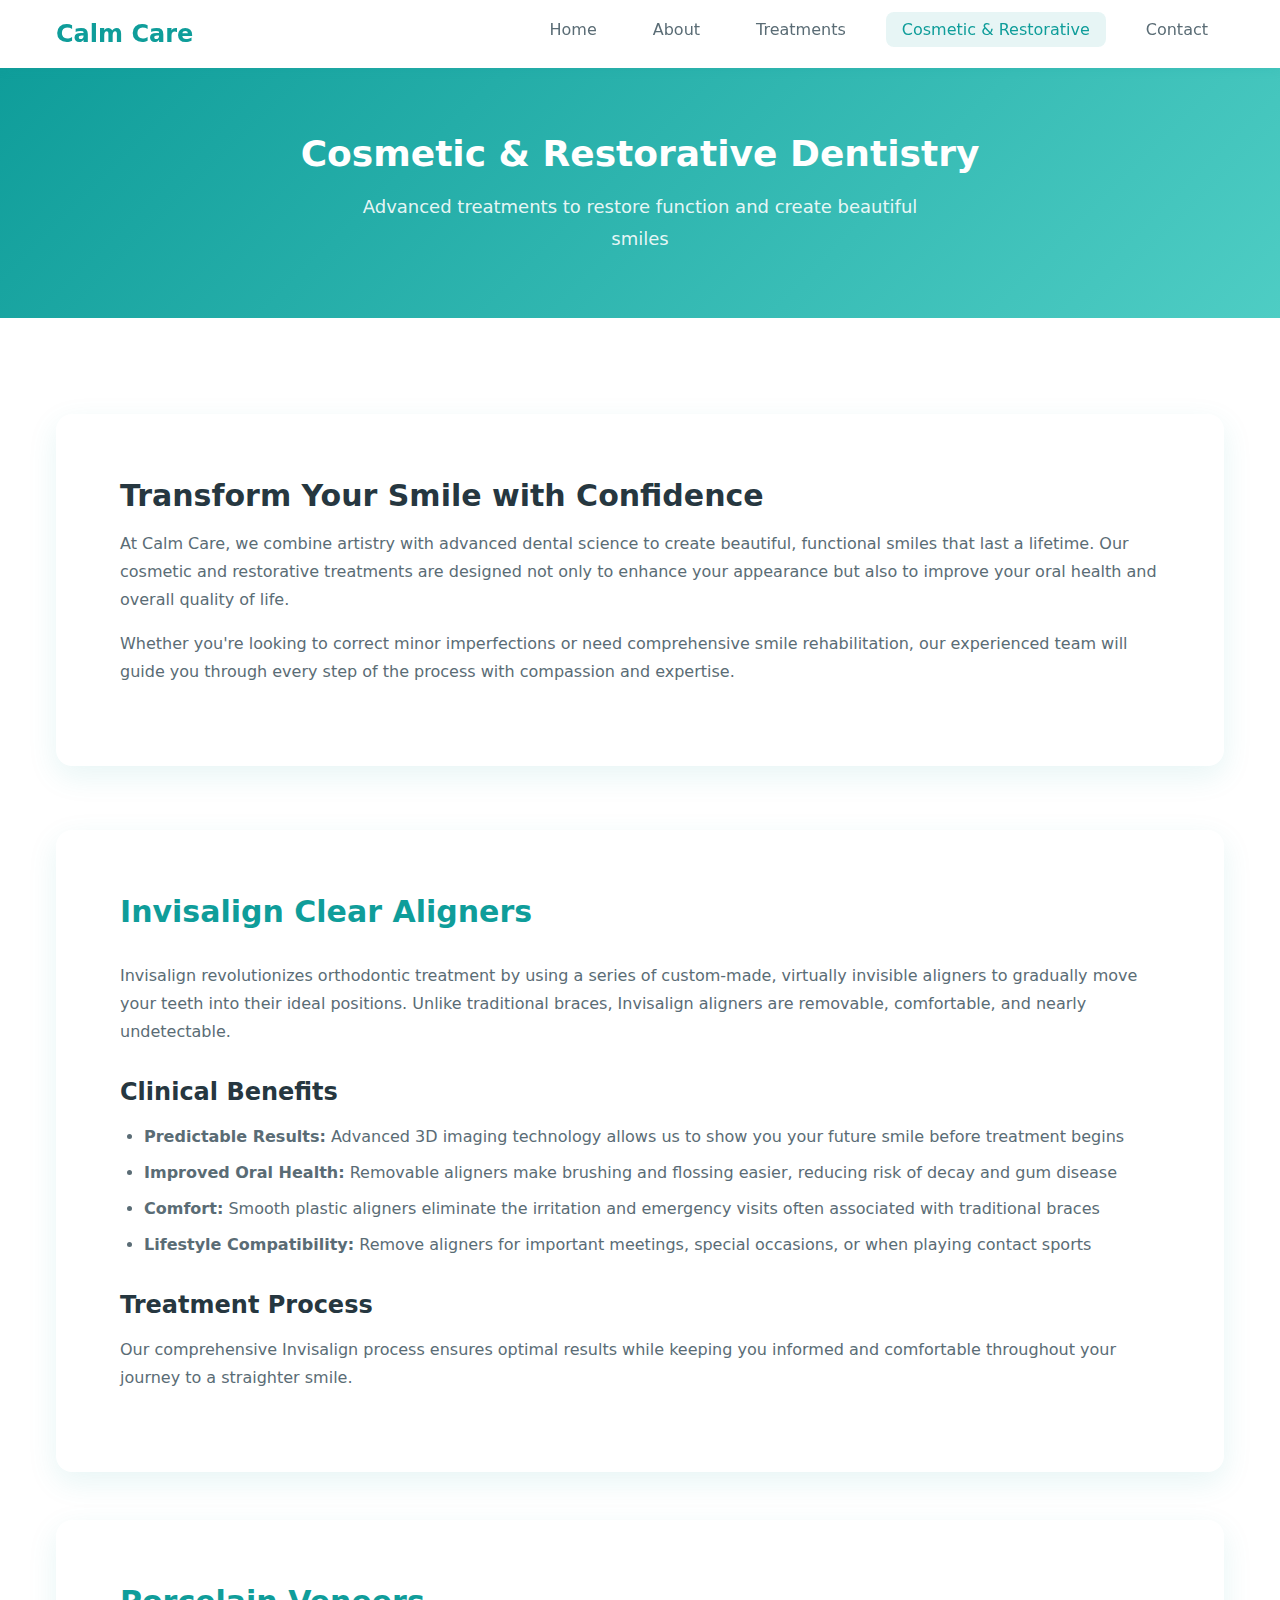
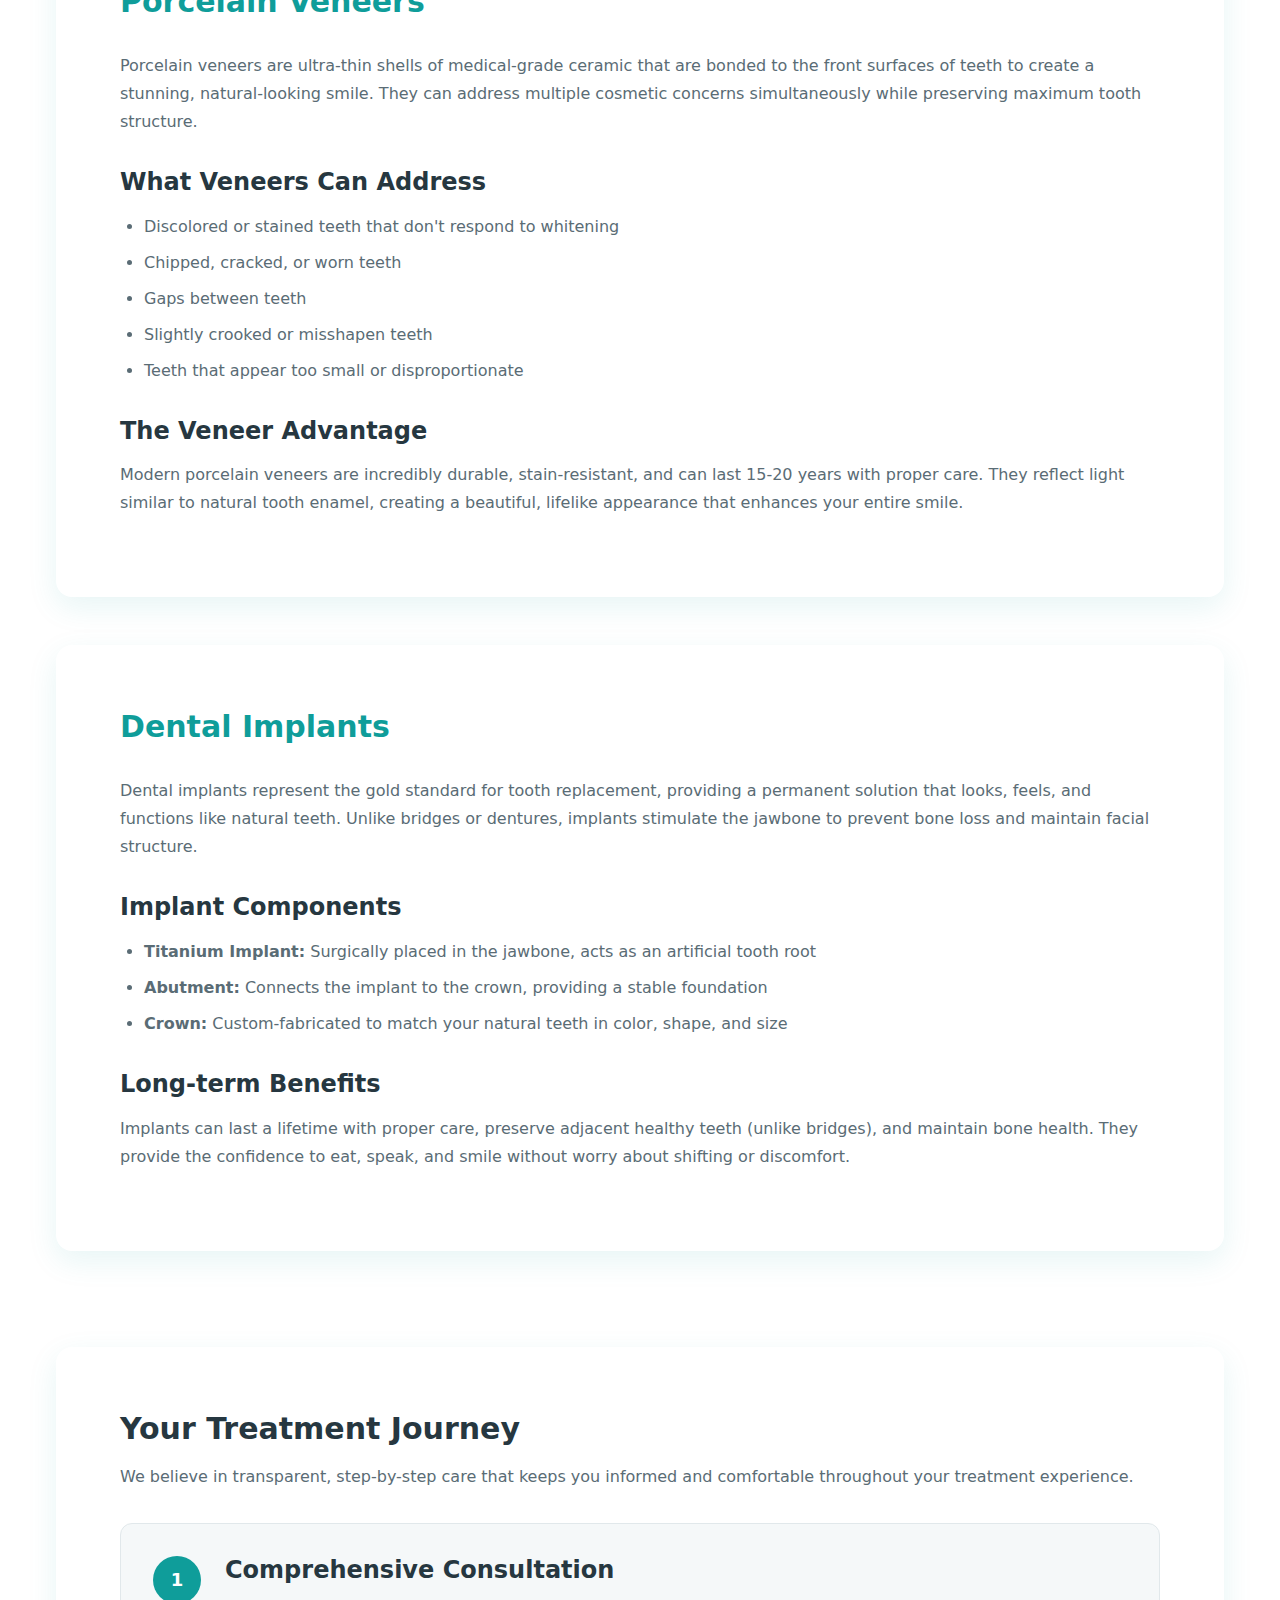
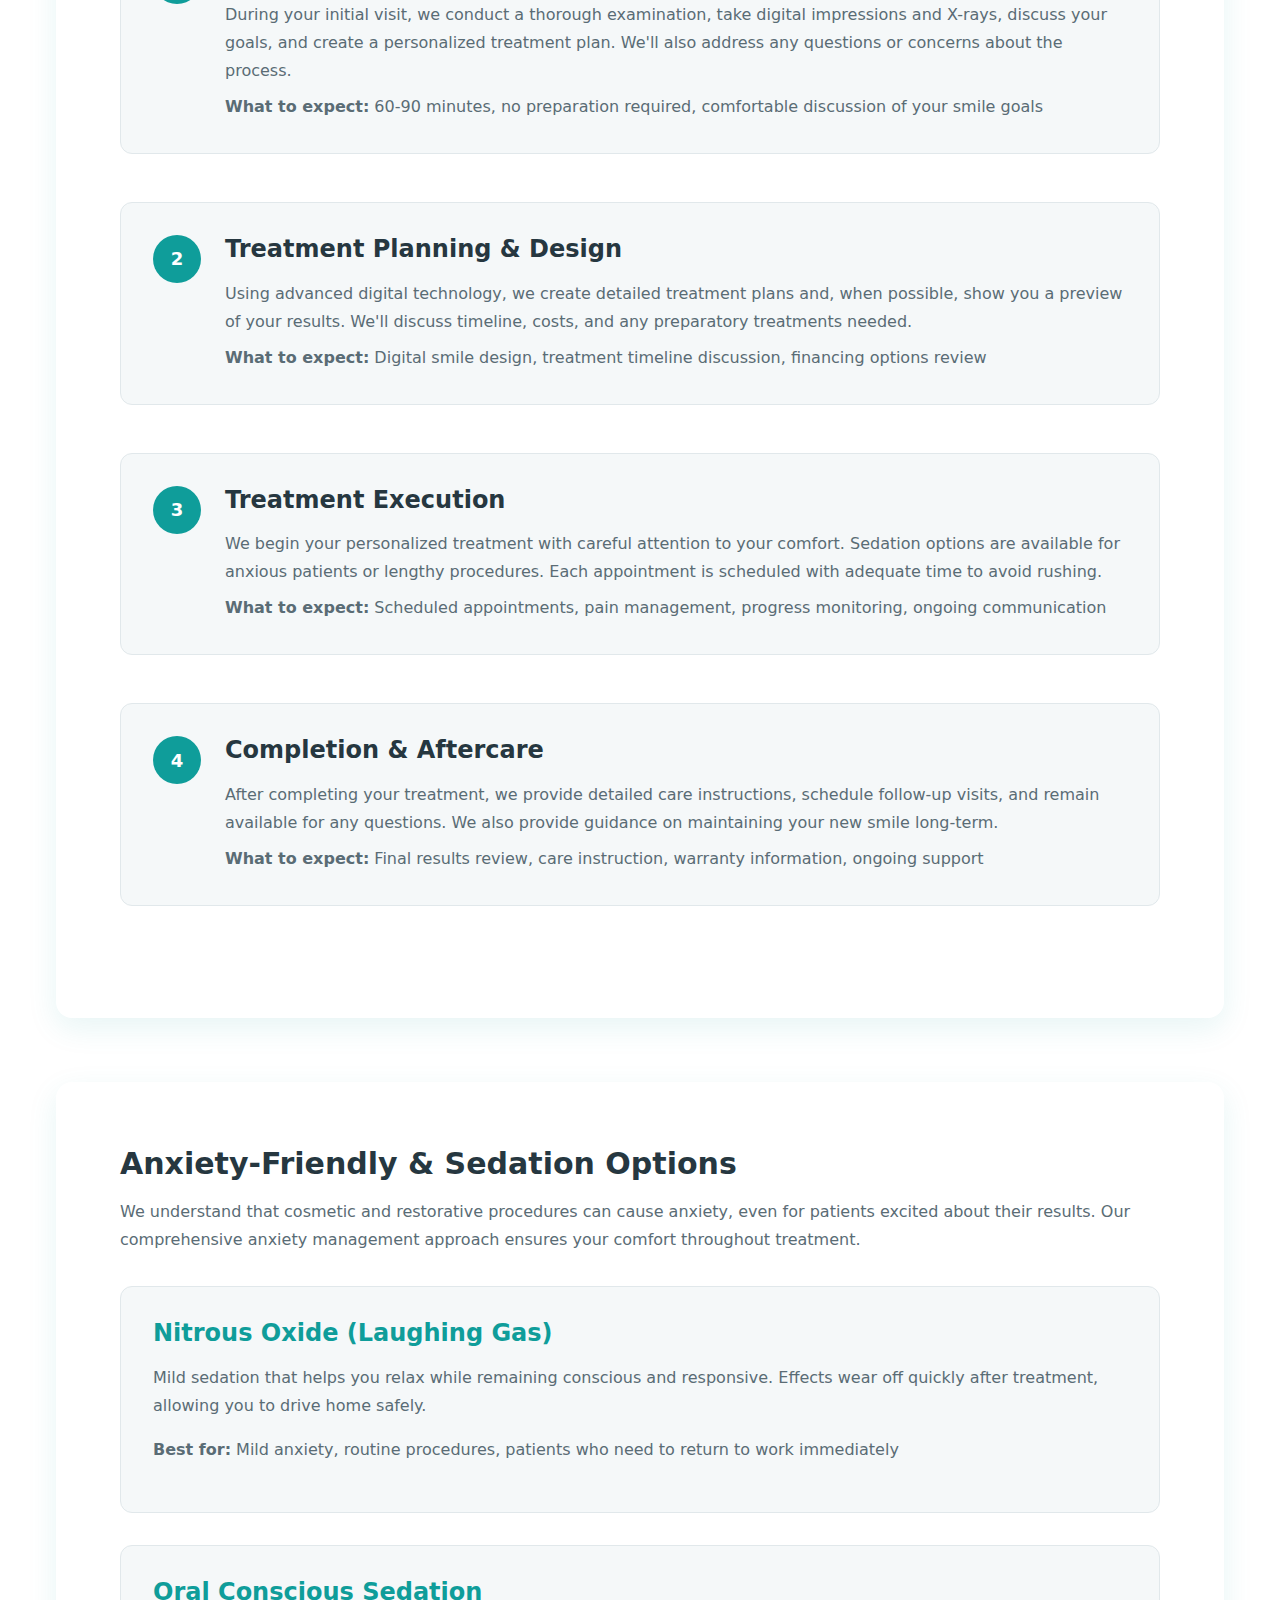
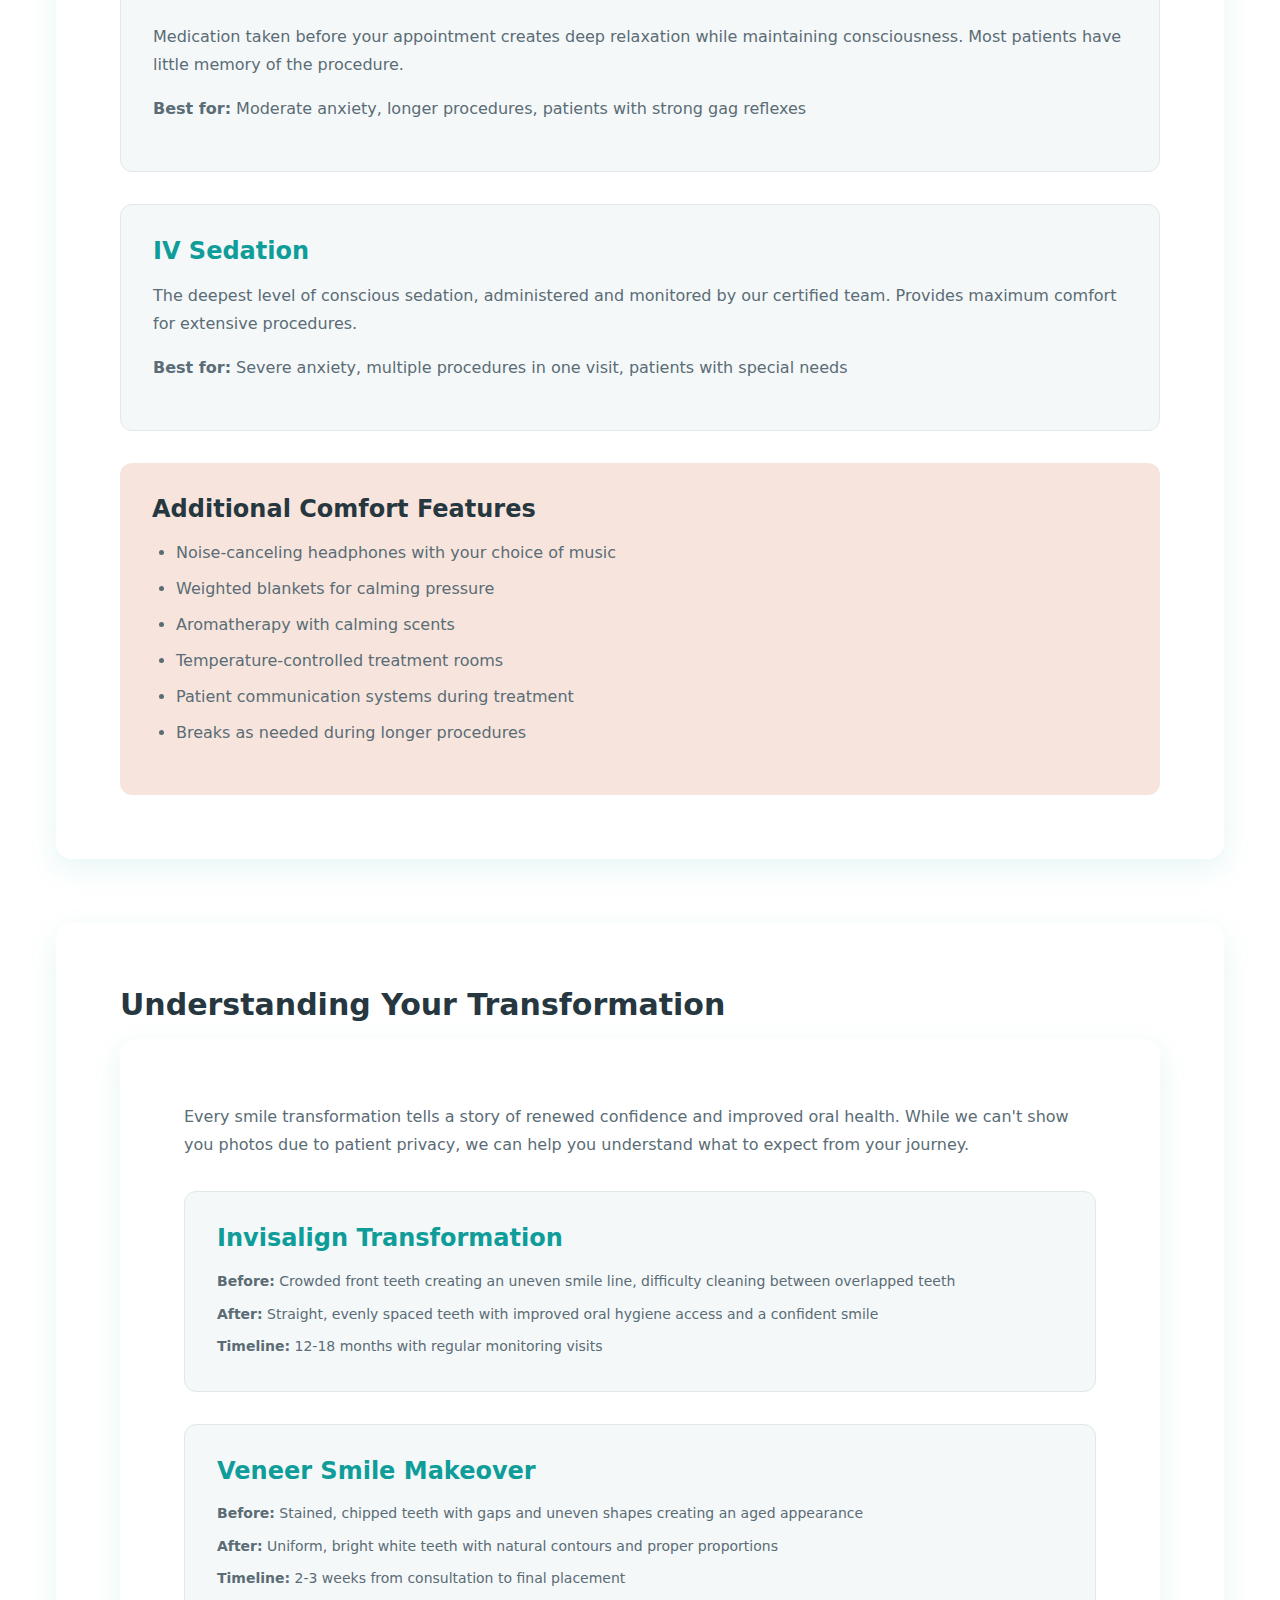
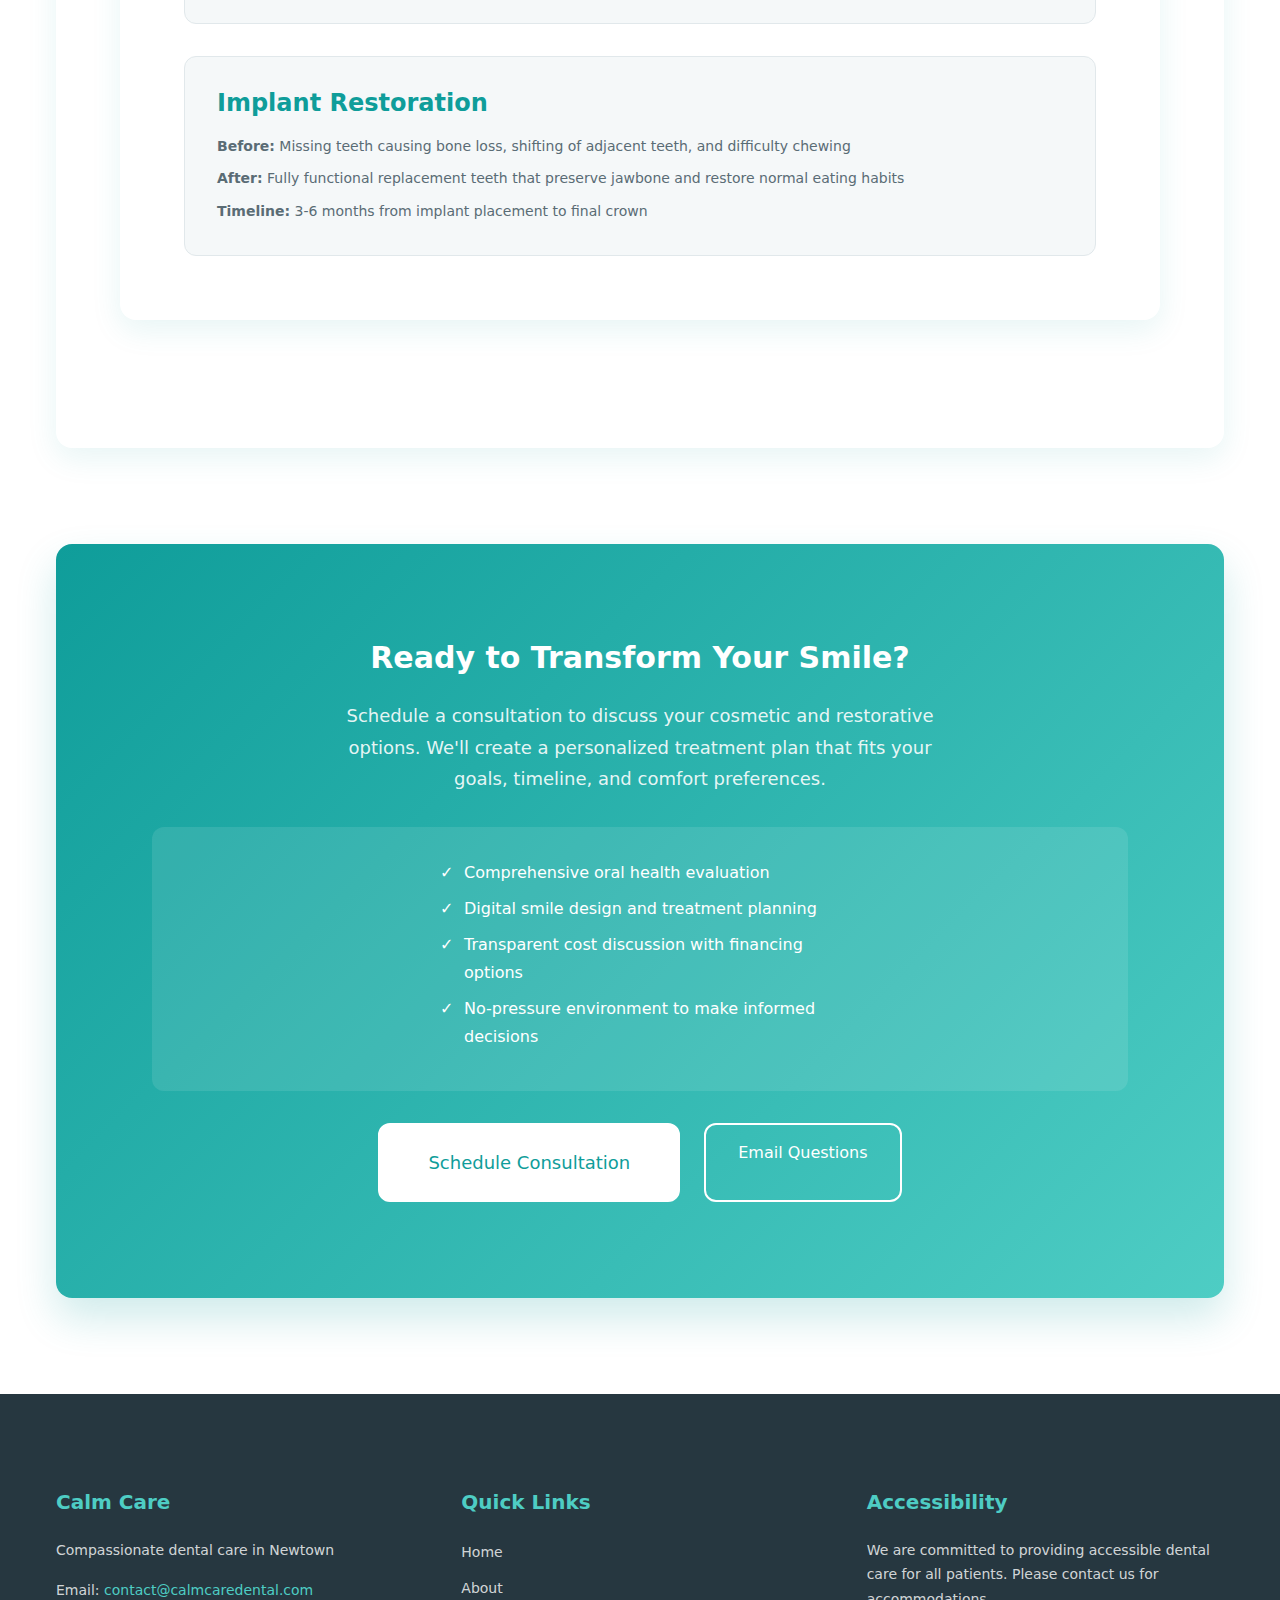
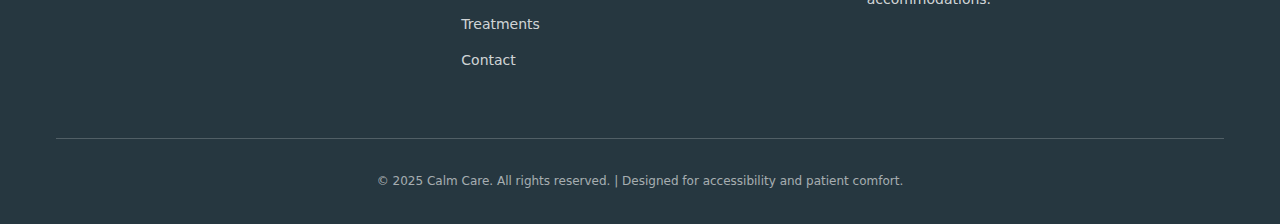
<file: cosmetic-restorative.html>
<!DOCTYPE html>
<html lang="en">
<head>
    <meta charset="UTF-8">
    <meta name="viewport" content="width=device-width, initial-scale=1.0">
    <title>Cosmetic & Restorative Dentistry — Advanced Care at Calm Care</title>
    <meta name="description" content="Comprehensive cosmetic and restorative dentistry including Invisalign, veneers, implants with anxiety-friendly sedation options at Calm Care Newtown.">
    <link rel="stylesheet" href="style.css">
</head>
<body>
    <header class="header">
        <div class="container">
            <div class="logo">
                <h1><a href="index.html">Calm Care</a></h1>
            </div>
            <nav class="nav" role="navigation">
                <button class="nav-toggle" aria-expanded="false" aria-controls="nav-menu">
                    <span class="hamburger"></span>
                    <span class="sr-only">Toggle navigation</span>
                </button>
                <ul class="nav-menu" id="nav-menu">
                    <li><a href="index.html" class="nav-link">Home</a></li>
                    <li><a href="about.html" class="nav-link">About</a></li>
                    <li><a href="treatments.html" class="nav-link">Treatments</a></li>
                    <li><a href="cosmetic-restorative.html" class="nav-link active">Cosmetic & Restorative</a></li>
                    <li><a href="contact.html" class="nav-link">Contact</a></li>
                </ul>
            </nav>
        </div>
    </header>

    <main>
        <section class="page-hero">
            <div class="container">
                <h1>Cosmetic & Restorative Dentistry</h1>
                <p>Advanced treatments to restore function and create beautiful smiles</p>
            </div>
        </section>

        <section class="content-section">
            <div class="container">
                <div class="intro-content">
                    <h2>Transform Your Smile with Confidence</h2>
                    <p>At Calm Care, we combine artistry with advanced dental science to create beautiful, functional smiles that last a lifetime. Our cosmetic and restorative treatments are designed not only to enhance your appearance but also to improve your oral health and overall quality of life.</p>
                    
                    <p>Whether you're looking to correct minor imperfections or need comprehensive smile rehabilitation, our experienced team will guide you through every step of the process with compassion and expertise.</p>
                </div>

                <div class="treatment-sections">
                    <section class="treatment-deep-dive">
                        <h2>Invisalign Clear Aligners</h2>
                        <div class="treatment-content">
                            <div class="treatment-details">
                                <p>Invisalign revolutionizes orthodontic treatment by using a series of custom-made, virtually invisible aligners to gradually move your teeth into their ideal positions. Unlike traditional braces, Invisalign aligners are removable, comfortable, and nearly undetectable.</p>
                                
                                <h3>Clinical Benefits</h3>
                                <ul>
                                    <li><strong>Predictable Results:</strong> Advanced 3D imaging technology allows us to show you your future smile before treatment begins</li>
                                    <li><strong>Improved Oral Health:</strong> Removable aligners make brushing and flossing easier, reducing risk of decay and gum disease</li>
                                    <li><strong>Comfort:</strong> Smooth plastic aligners eliminate the irritation and emergency visits often associated with traditional braces</li>
                                    <li><strong>Lifestyle Compatibility:</strong> Remove aligners for important meetings, special occasions, or when playing contact sports</li>
                                </ul>

                                <h3>Treatment Process</h3>
                                <p>Our comprehensive Invisalign process ensures optimal results while keeping you informed and comfortable throughout your journey to a straighter smile.</p>
                            </div>
                        </div>
                    </section>

                    <section class="treatment-deep-dive">
                        <h2>Porcelain Veneers</h2>
                        <div class="treatment-content">
                            <div class="treatment-details">
                                <p>Porcelain veneers are ultra-thin shells of medical-grade ceramic that are bonded to the front surfaces of teeth to create a stunning, natural-looking smile. They can address multiple cosmetic concerns simultaneously while preserving maximum tooth structure.</p>
                                
                                <h3>What Veneers Can Address</h3>
                                <ul>
                                    <li>Discolored or stained teeth that don't respond to whitening</li>
                                    <li>Chipped, cracked, or worn teeth</li>
                                    <li>Gaps between teeth</li>
                                    <li>Slightly crooked or misshapen teeth</li>
                                    <li>Teeth that appear too small or disproportionate</li>
                                </ul>

                                <h3>The Veneer Advantage</h3>
                                <p>Modern porcelain veneers are incredibly durable, stain-resistant, and can last 15-20 years with proper care. They reflect light similar to natural tooth enamel, creating a beautiful, lifelike appearance that enhances your entire smile.</p>
                            </div>
                        </div>
                    </section>

                    <section class="treatment-deep-dive">
                        <h2>Dental Implants</h2>
                        <div class="treatment-content">
                            <div class="treatment-details">
                                <p>Dental implants represent the gold standard for tooth replacement, providing a permanent solution that looks, feels, and functions like natural teeth. Unlike bridges or dentures, implants stimulate the jawbone to prevent bone loss and maintain facial structure.</p>
                                
                                <h3>Implant Components</h3>
                                <ul>
                                    <li><strong>Titanium Implant:</strong> Surgically placed in the jawbone, acts as an artificial tooth root</li>
                                    <li><strong>Abutment:</strong> Connects the implant to the crown, providing a stable foundation</li>
                                    <li><strong>Crown:</strong> Custom-fabricated to match your natural teeth in color, shape, and size</li>
                                </ul>

                                <h3>Long-term Benefits</h3>
                                <p>Implants can last a lifetime with proper care, preserve adjacent healthy teeth (unlike bridges), and maintain bone health. They provide the confidence to eat, speak, and smile without worry about shifting or discomfort.</p>
                            </div>
                        </div>
                    </section>
                </div>

                <section class="patient-pathway">
                    <h2>Your Treatment Journey</h2>
                    <p>We believe in transparent, step-by-step care that keeps you informed and comfortable throughout your treatment experience.</p>
                    
                    <div class="pathway-steps">
                        <div class="pathway-step">
                            <div class="step-number">1</div>
                            <div class="step-content">
                                <h3>Comprehensive Consultation</h3>
                                <p>During your initial visit, we conduct a thorough examination, take digital impressions and X-rays, discuss your goals, and create a personalized treatment plan. We'll also address any questions or concerns about the process.</p>
                                <p><strong>What to expect:</strong> 60-90 minutes, no preparation required, comfortable discussion of your smile goals</p>
                            </div>
                        </div>

                        <div class="pathway-step">
                            <div class="step-number">2</div>
                            <div class="step-content">
                                <h3>Treatment Planning & Design</h3>
                                <p>Using advanced digital technology, we create detailed treatment plans and, when possible, show you a preview of your results. We'll discuss timeline, costs, and any preparatory treatments needed.</p>
                                <p><strong>What to expect:</strong> Digital smile design, treatment timeline discussion, financing options review</p>
                            </div>
                        </div>

                        <div class="pathway-step">
                            <div class="step-number">3</div>
                            <div class="step-content">
                                <h3>Treatment Execution</h3>
                                <p>We begin your personalized treatment with careful attention to your comfort. Sedation options are available for anxious patients or lengthy procedures. Each appointment is scheduled with adequate time to avoid rushing.</p>
                                <p><strong>What to expect:</strong> Scheduled appointments, pain management, progress monitoring, ongoing communication</p>
                            </div>
                        </div>

                        <div class="pathway-step">
                            <div class="step-number">4</div>
                            <div class="step-content">
                                <h3>Completion & Aftercare</h3>
                                <p>After completing your treatment, we provide detailed care instructions, schedule follow-up visits, and remain available for any questions. We also provide guidance on maintaining your new smile long-term.</p>
                                <p><strong>What to expect:</strong> Final results review, care instruction, warranty information, ongoing support</p>
                            </div>
                        </div>
                    </div>
                </section>

                <section class="anxiety-care">
                    <h2>Anxiety-Friendly & Sedation Options</h2>
                    <div class="anxiety-content">
                        <p>We understand that cosmetic and restorative procedures can cause anxiety, even for patients excited about their results. Our comprehensive anxiety management approach ensures your comfort throughout treatment.</p>
                        
                        <div class="sedation-options">
                            <div class="sedation-option">
                                <h3>Nitrous Oxide (Laughing Gas)</h3>
                                <p>Mild sedation that helps you relax while remaining conscious and responsive. Effects wear off quickly after treatment, allowing you to drive home safely.</p>
                                <p><strong>Best for:</strong> Mild anxiety, routine procedures, patients who need to return to work immediately</p>
                            </div>

                            <div class="sedation-option">
                                <h3>Oral Conscious Sedation</h3>
                                <p>Medication taken before your appointment creates deep relaxation while maintaining consciousness. Most patients have little memory of the procedure.</p>
                                <p><strong>Best for:</strong> Moderate anxiety, longer procedures, patients with strong gag reflexes</p>
                            </div>

                            <div class="sedation-option">
                                <h3>IV Sedation</h3>
                                <p>The deepest level of conscious sedation, administered and monitored by our certified team. Provides maximum comfort for extensive procedures.</p>
                                <p><strong>Best for:</strong> Severe anxiety, multiple procedures in one visit, patients with special needs</p>
                            </div>
                        </div>

                        <div class="comfort-amenities">
                            <h3>Additional Comfort Features</h3>
                            <ul>
                                <li>Noise-canceling headphones with your choice of music</li>
                                <li>Weighted blankets for calming pressure</li>
                                <li>Aromatherapy with calming scents</li>
                                <li>Temperature-controlled treatment rooms</li>
                                <li>Patient communication systems during treatment</li>
                                <li>Breaks as needed during longer procedures</li>
                            </ul>
                        </div>
                    </div>
                </section>

                <section class="before-after-concept">
                    <h2>Understanding Your Transformation</h2>
                    <div class="transformation-content">
                        <p>Every smile transformation tells a story of renewed confidence and improved oral health. While we can't show you photos due to patient privacy, we can help you understand what to expect from your journey.</p>
                        
                        <div class="transformation-examples">
                            <div class="transformation-scenario">
                                <h3>Invisalign Transformation</h3>
                                <p><strong>Before:</strong> Crowded front teeth creating an uneven smile line, difficulty cleaning between overlapped teeth</p>
                                <p><strong>After:</strong> Straight, evenly spaced teeth with improved oral hygiene access and a confident smile</p>
                                <p><strong>Timeline:</strong> 12-18 months with regular monitoring visits</p>
                            </div>

                            <div class="transformation-scenario">
                                <h3>Veneer Smile Makeover</h3>
                                <p><strong>Before:</strong> Stained, chipped teeth with gaps and uneven shapes creating an aged appearance</p>
                                <p><strong>After:</strong> Uniform, bright white teeth with natural contours and proper proportions</p>
                                <p><strong>Timeline:</strong> 2-3 weeks from consultation to final placement</p>
                            </div>

                            <div class="transformation-scenario">
                                <h3>Implant Restoration</h3>
                                <p><strong>Before:</strong> Missing teeth causing bone loss, shifting of adjacent teeth, and difficulty chewing</p>
                                <p><strong>After:</strong> Fully functional replacement teeth that preserve jawbone and restore normal eating habits</p>
                                <p><strong>Timeline:</strong> 3-6 months from implant placement to final crown</p>
                            </div>
                        </div>
                    </div>
                </section>

                <section class="cta-section">
                    <div class="cta-card large">
                        <h3>Ready to Transform Your Smile?</h3>
                        <p>Schedule a consultation to discuss your cosmetic and restorative options. We'll create a personalized treatment plan that fits your goals, timeline, and comfort preferences.</p>
                        <div class="consultation-benefits">
                            <ul>
                                <li>Comprehensive oral health evaluation</li>
                                <li>Digital smile design and treatment planning</li>
                                <li>Transparent cost discussion with financing options</li>
                                <li>No-pressure environment to make informed decisions</li>
                            </ul>
                        </div>
                        <div class="cta-buttons">
                            <a href="contact.html" class="btn btn-primary large">Schedule Consultation</a>
                            <a href="mailto:contact@calmcaredental.com?subject=Cosmetic & Restorative Consultation - Calm Care" class="btn btn-secondary">Email Questions</a>
                        </div>
                    </div>
                </section>
            </div>
        </section>
    </main>

    <footer class="footer">
        <div class="container">
            <div class="footer-content">
                <div class="footer-section">
                    <h4>Calm Care</h4>
                    <p>Compassionate dental care in Newtown</p>
                    <p>Email: <a href="mailto:contact@calmcaredental.com">contact@calmcaredental.com</a></p>
                </div>
                <div class="footer-section">
                    <h4>Quick Links</h4>
                    <ul>
                        <li><a href="index.html">Home</a></li>
                        <li><a href="about.html">About</a></li>
                        <li><a href="treatments.html">Treatments</a></li>
                        <li><a href="contact.html">Contact</a></li>
                    </ul>
                </div>
                <div class="footer-section">
                    <h4>Accessibility</h4>
                    <p>We are committed to providing accessible dental care for all patients. Please contact us for accommodations.</p>
                </div>
            </div>
            <div class="footer-bottom">
                <p>&copy; 2025 Calm Care. All rights reserved. | Designed for accessibility and patient comfort.</p>
            </div>
        </div>
    </footer>

    <script src="script.js"></script>
</body>
</html>
</file>
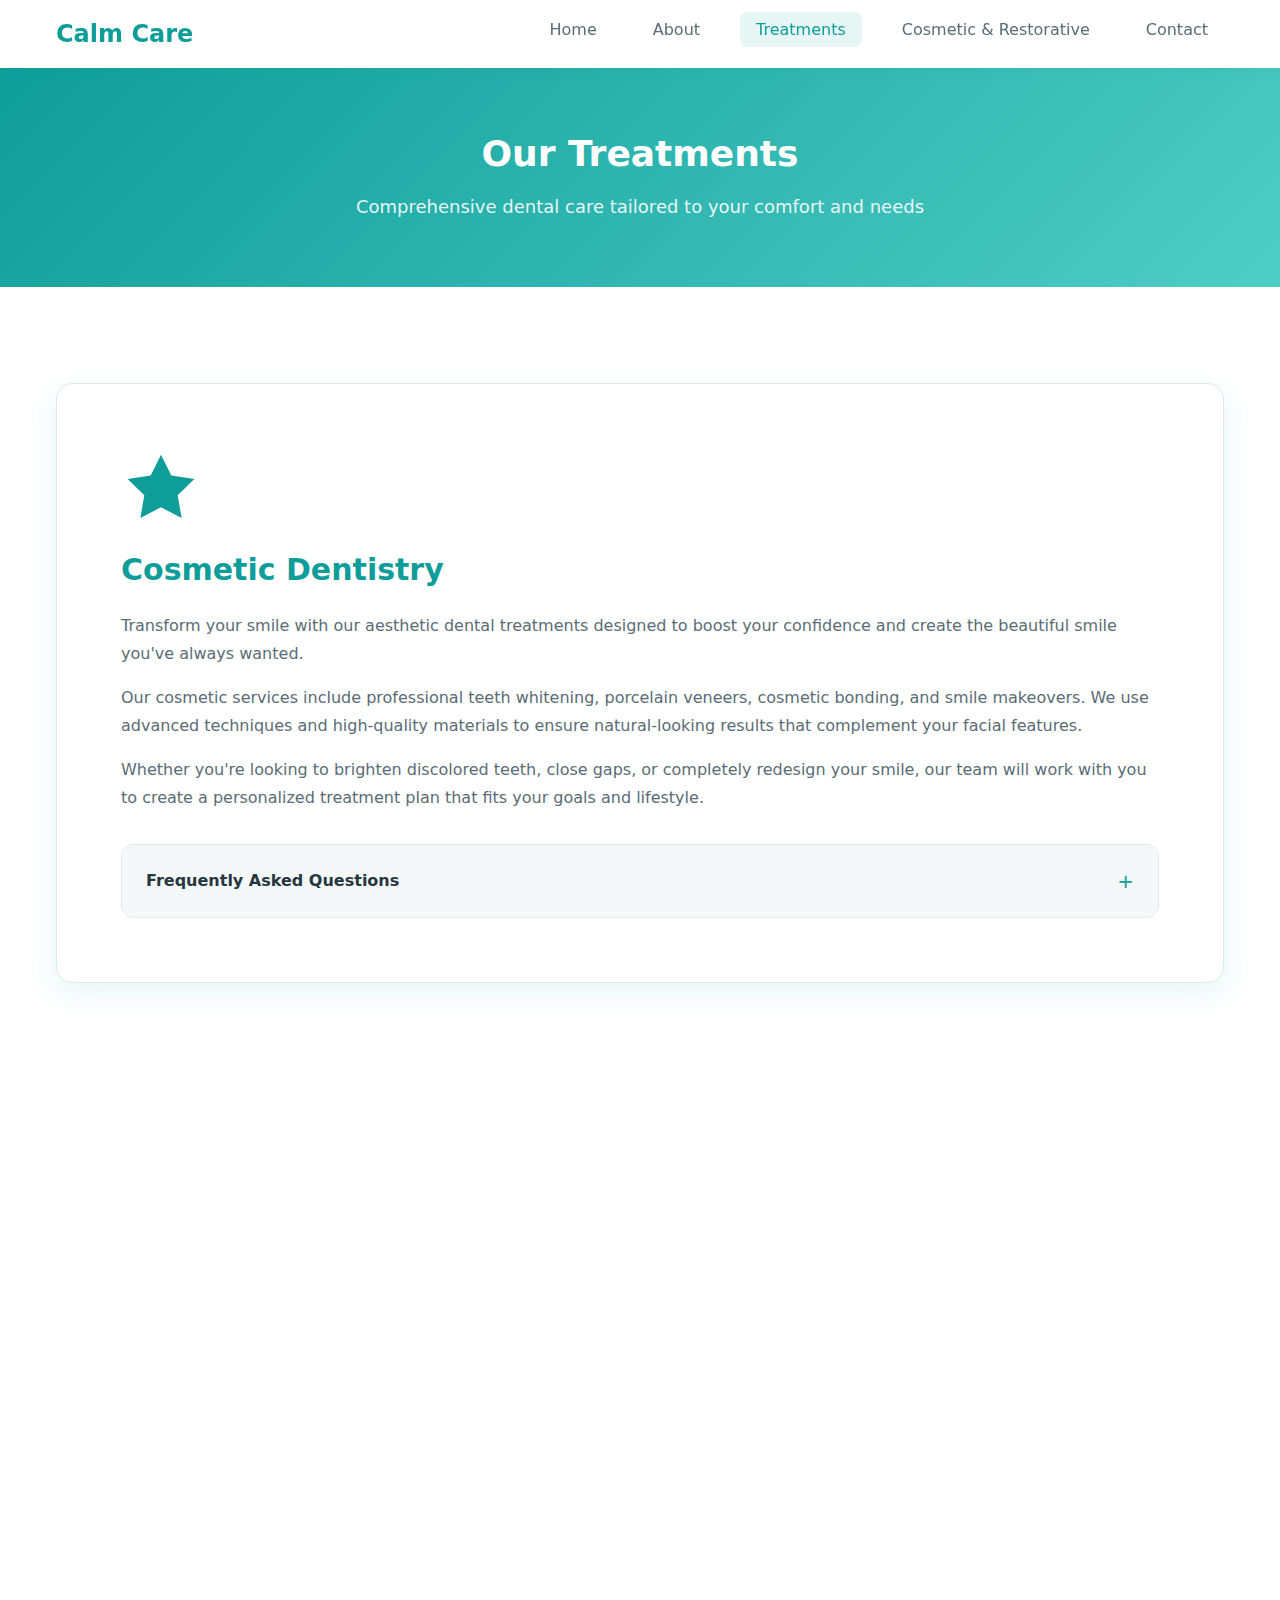
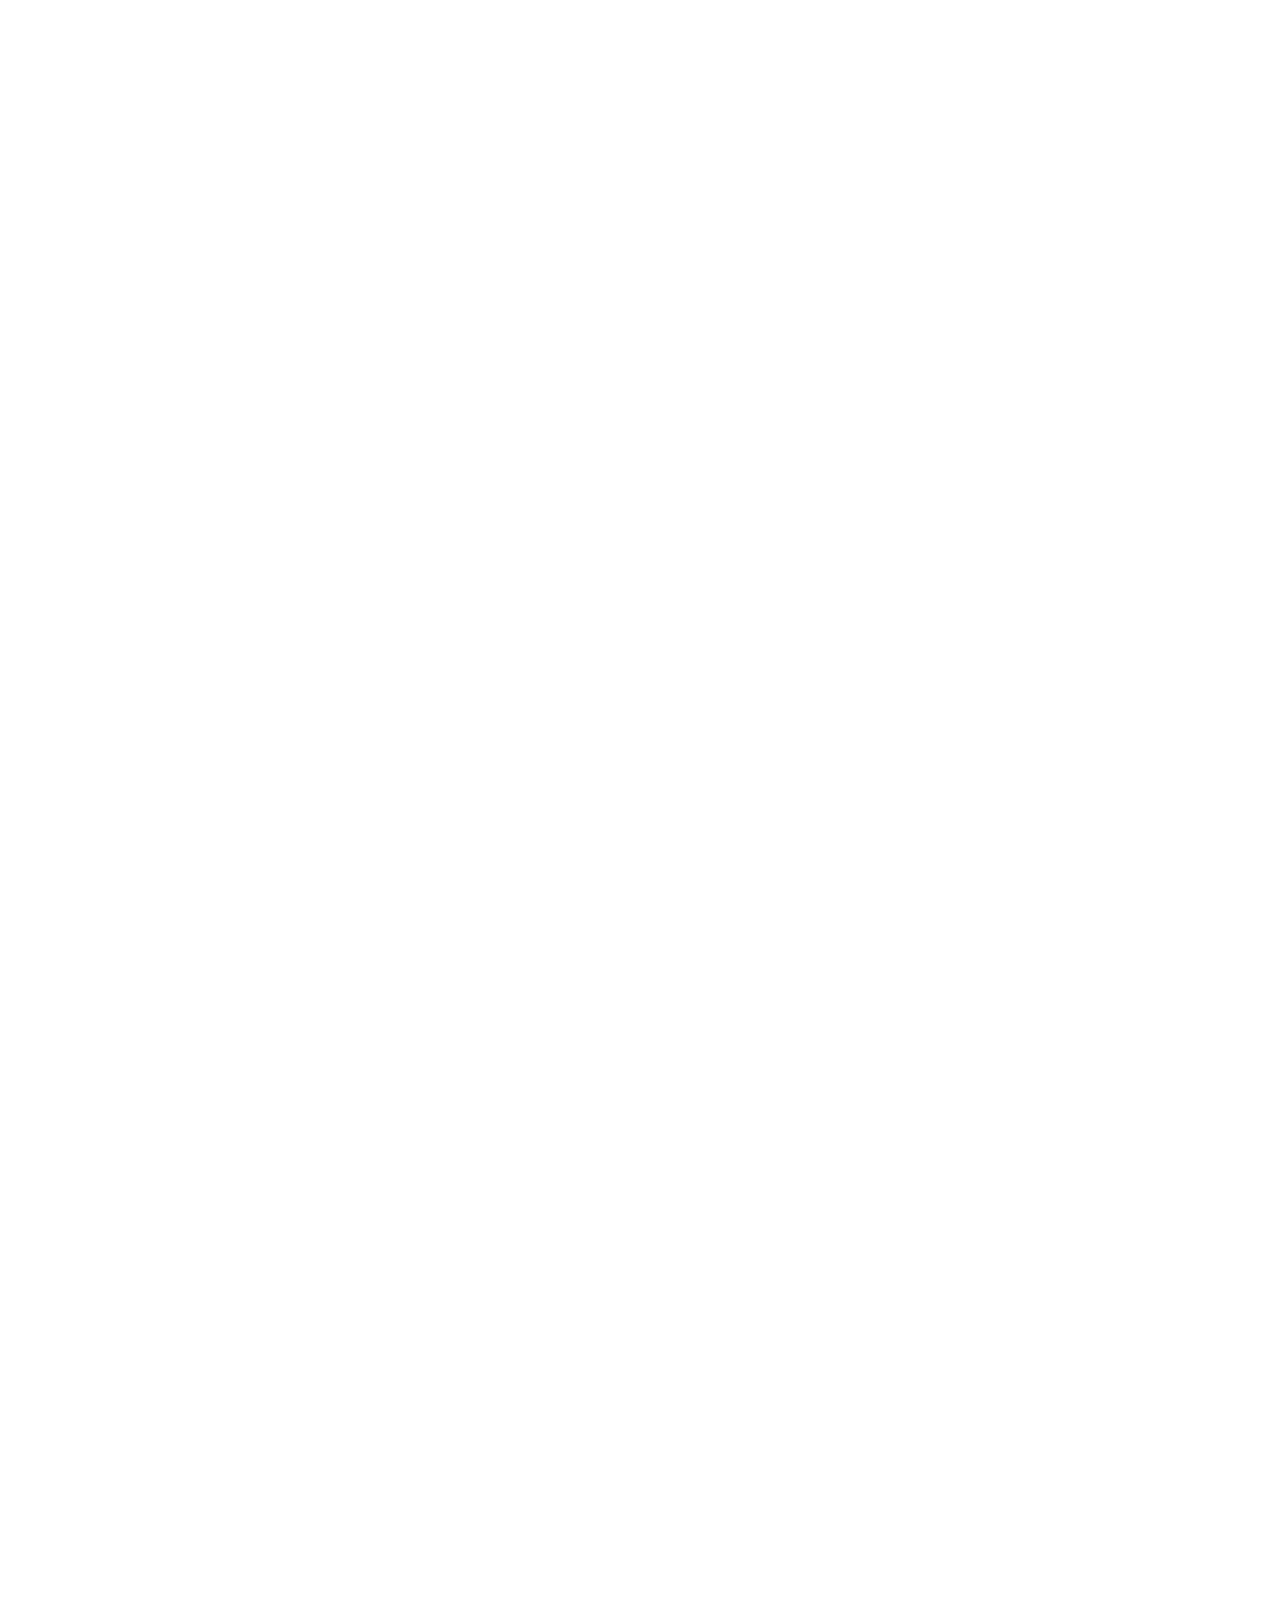
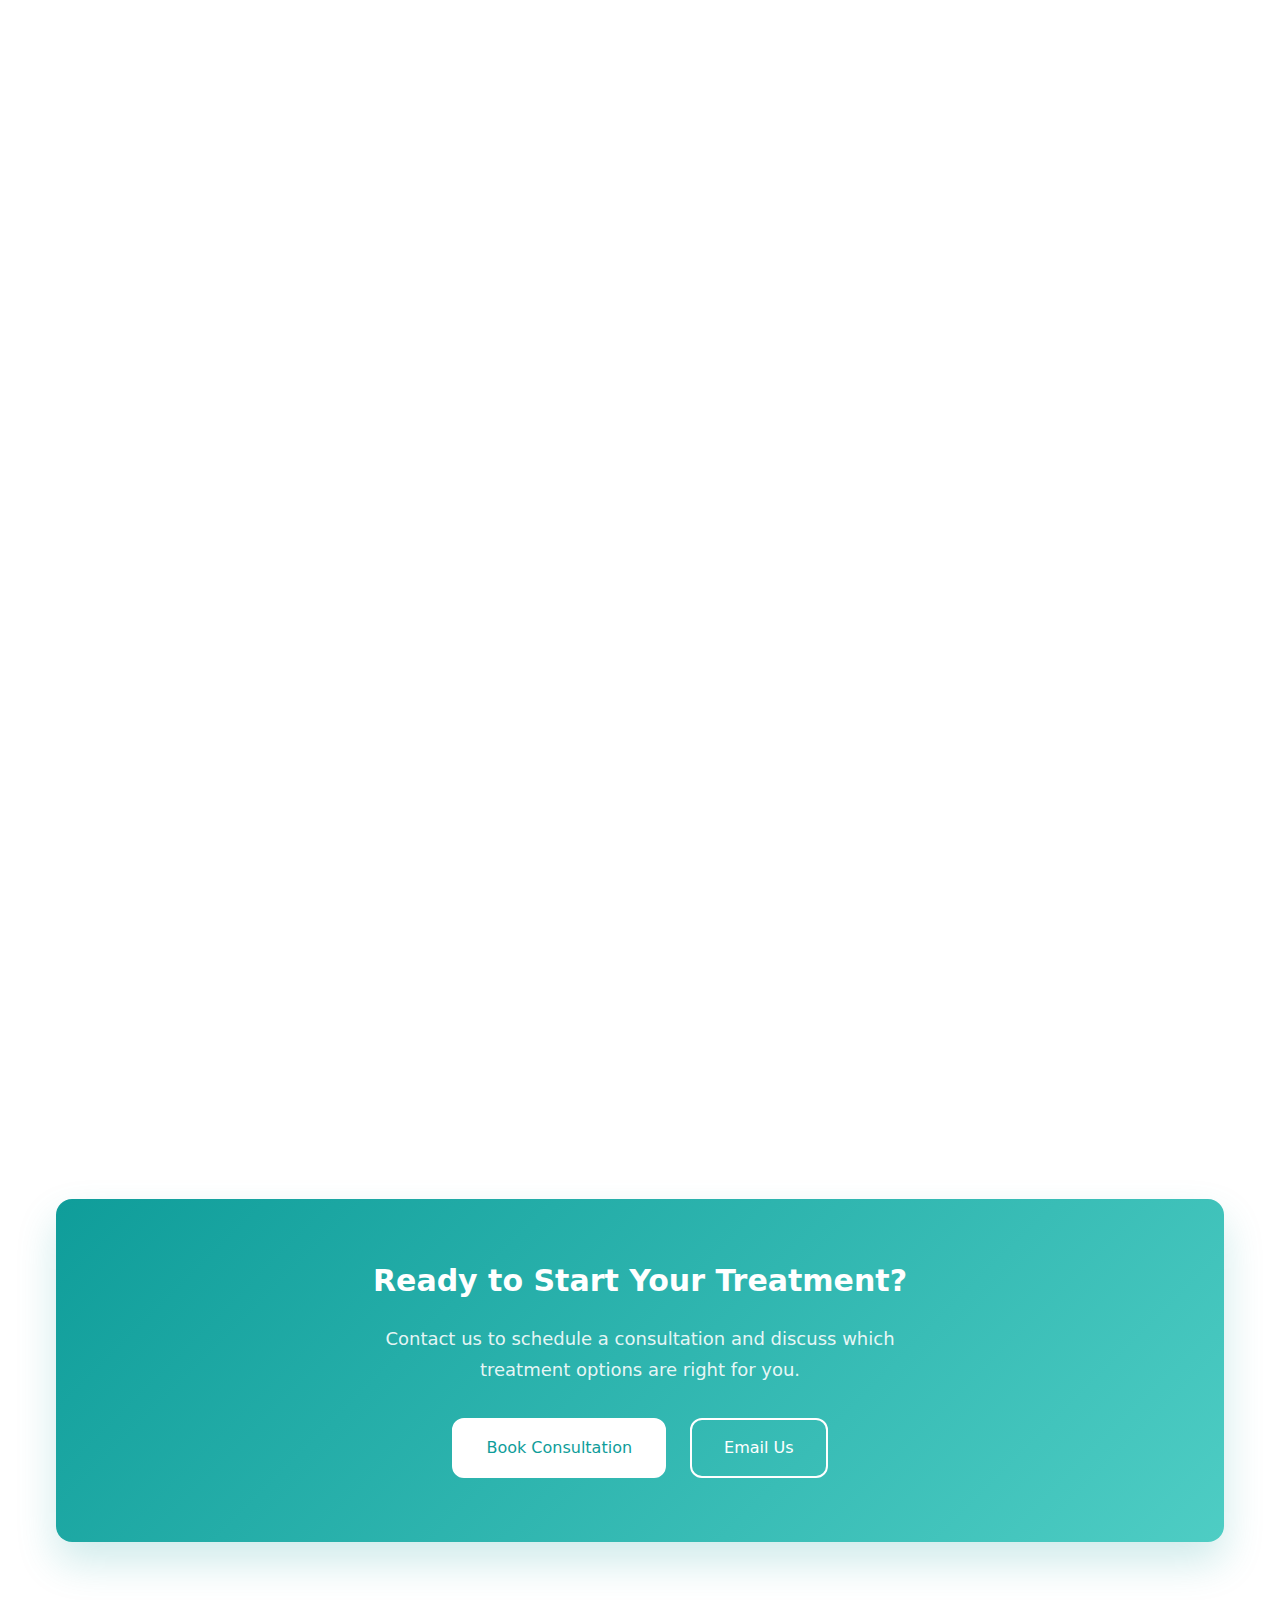
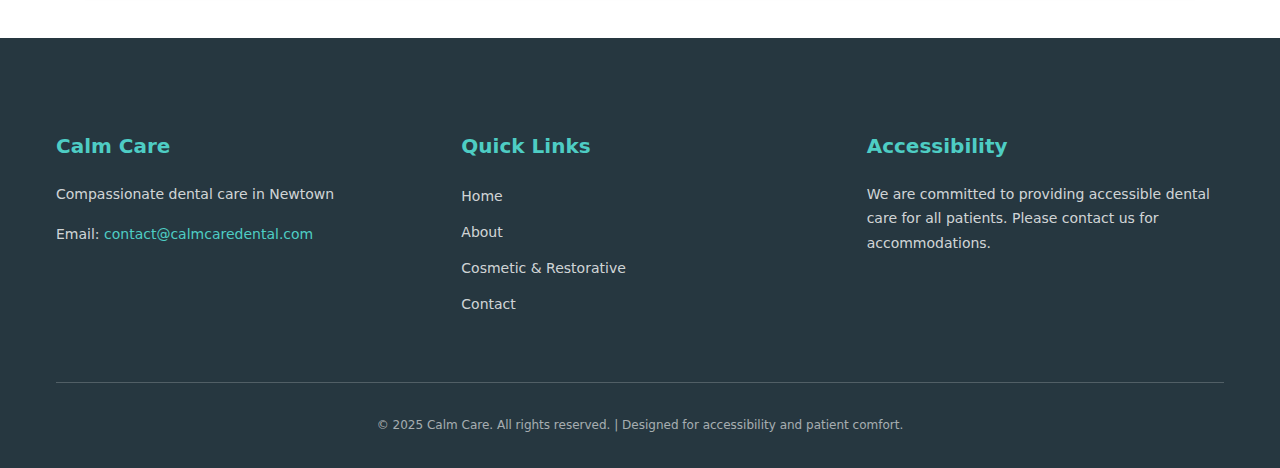
<file: treatments.html>
<!DOCTYPE html>
<html lang="en">
<head>
    <meta charset="UTF-8">
    <meta name="viewport" content="width=device-width, initial-scale=1.0">
    <title>Dental Treatments — Calm Care Newtown Services</title>
    <meta name="description" content="Comprehensive dental treatments at Calm Care: cosmetic dentistry, Invisalign, implants, sedation dentistry, and general dental care in Newtown.">
    <link rel="stylesheet" href="style.css">
</head>
<body>
    <header class="header">
        <div class="container">
            <div class="logo">
                <h1><a href="index.html">Calm Care</a></h1>
            </div>
            <nav class="nav" role="navigation">
                <button class="nav-toggle" aria-expanded="false" aria-controls="nav-menu">
                    <span class="hamburger"></span>
                    <span class="sr-only">Toggle navigation</span>
                </button>
                <ul class="nav-menu" id="nav-menu">
                    <li><a href="index.html" class="nav-link">Home</a></li>
                    <li><a href="about.html" class="nav-link">About</a></li>
                    <li><a href="treatments.html" class="nav-link active">Treatments</a></li>
                    <li><a href="cosmetic-restorative.html" class="nav-link">Cosmetic & Restorative</a></li>
                    <li><a href="contact.html" class="nav-link">Contact</a></li>
                </ul>
            </nav>
        </div>
    </header>

    <main>
        <section class="page-hero">
            <div class="container">
                <h1>Our Treatments</h1>
                <p>Comprehensive dental care tailored to your comfort and needs</p>
            </div>
        </section>

        <section class="treatments-overview">
            <div class="container">
                <div class="treatments-grid">
                    
                    <div class="treatment-card">
                        <div class="treatment-icon">
                            <svg viewBox="0 0 24 24" fill="currentColor">
                                <path d="M12 2l3.09 6.26L22 9.27l-5 4.87 1.18 6.88L12 17.77l-6.18 3.25L7 14.14 2 9.27l6.91-1.01L12 2z"/>
                            </svg>
                        </div>
                        <h2>Cosmetic Dentistry</h2>
                        <p>Transform your smile with our aesthetic dental treatments designed to boost your confidence and create the beautiful smile you've always wanted.</p>
                        
                        <p>Our cosmetic services include professional teeth whitening, porcelain veneers, cosmetic bonding, and smile makeovers. We use advanced techniques and high-quality materials to ensure natural-looking results that complement your facial features.</p>
                        
                        <p>Whether you're looking to brighten discolored teeth, close gaps, or completely redesign your smile, our team will work with you to create a personalized treatment plan that fits your goals and lifestyle.</p>
                        
                        <details class="faq-item">
                            <summary>Frequently Asked Questions</summary>
                            <div class="faq-content">
                                <h4>How long do cosmetic dental results last?</h4>
                                <p>With proper care, porcelain veneers can last 10-15 years, professional whitening lasts 1-3 years, and cosmetic bonding typically lasts 3-10 years depending on oral hygiene and lifestyle factors.</p>
                                
                                <h4>Is cosmetic dentistry painful?</h4>
                                <p>Most cosmetic procedures are minimally invasive and cause little to no discomfort. We offer sedation options for patients with dental anxiety or for more extensive treatments.</p>
                                
                                <h4>Can cosmetic work be done on sensitive teeth?</h4>
                                <p>Yes, we often address tooth sensitivity as part of cosmetic treatment. Many procedures actually help reduce sensitivity by protecting exposed tooth surfaces.</p>
                            </div>
                        </details>
                    </div>

                    <div class="treatment-card">
                        <div class="treatment-icon">
                            <svg viewBox="0 0 24 24" fill="currentColor">
                                <path d="M12 2C6.48 2 2 6.48 2 12s4.48 10 10 10 10-4.48 10-10S17.52 2 12 2zm-2 15l-5-5 1.41-1.41L10 14.17l7.59-7.59L19 8l-9 9z"/>
                            </svg>
                        </div>
                        <h2>Restorative Dentistry</h2>
                        <p>Repair damaged teeth and restore optimal function with our comprehensive restorative treatments, from simple fillings to complex full-mouth rehabilitation.</p>
                        
                        <p>Our restorative services include tooth-colored fillings, crowns, bridges, inlays, onlays, and full mouth reconstruction. We use durable, biocompatible materials that blend seamlessly with your natural teeth.</p>
                        
                        <p>Each restoration is carefully planned using digital imaging to ensure proper fit, function, and aesthetics. Our goal is to preserve your natural tooth structure whenever possible while providing long-lasting solutions.</p>
                        
                        <details class="faq-item">
                            <summary>Frequently Asked Questions</summary>
                            <div class="faq-content">
                                <h4>What's the difference between crowns and fillings?</h4>
                                <p>Fillings are used for smaller areas of decay, while crowns cover the entire visible portion of a tooth. Crowns are recommended when more than 50% of the tooth structure is damaged.</p>
                                
                                <h4>How long do restorations last?</h4>
                                <p>Composite fillings typically last 5-10 years, while crowns and bridges can last 15-20 years or more with proper care and regular dental checkups.</p>
                                
                                <h4>Are tooth-colored fillings as strong as metal?</h4>
                                <p>Modern composite materials are very durable and suitable for most situations. For large restorations in back teeth, we may recommend porcelain or gold for maximum strength.</p>
                            </div>
                        </details>
                    </div>

                    <div class="treatment-card">
                        <div class="treatment-icon">
                            <svg viewBox="0 0 24 24" fill="currentColor">
                                <path d="M21 8c-1.45 0-2.26 1.44-1.93 2.51l-3.57 3.56c-.52-.4-1.17-.65-1.87-.65-.83 0-1.58.34-2.12.89-.54-.55-1.29-.89-2.12-.89s-1.58.34-2.12.89L5.93 12.5C6.26 11.44 5.45 10 4 10c-1.1 0-2 .9-2 2s.9 2 2 2c.75 0 1.4-.41 1.75-1.01l1.35 1.35c-.55.54-.89 1.29-.89 2.12 0 1.66 1.34 3 3 3s3-1.34 3-3c0-.83-.34-1.58-.89-2.12L12 13.66c.54.55 1.29.89 2.12.89s1.58-.34 2.12-.89L17.59 15c-.35.6-1 1.01-1.75 1.01-1.1 0-2-.9-2-2s.9-2 2-2c1.45 0 2.26-1.44 1.93-2.51l3.57-3.56c.52.4 1.17.65 1.87.65 1.66 0 3-1.34 3-3S22.66 8 21 8z"/>
                            </svg>
                        </div>
                        <h2>Dental Implants</h2>
                        <p>Replace missing teeth with the gold standard solution that looks, feels, and functions like natural teeth. Implants provide a permanent solution for tooth loss.</p>
                        
                        <p>Our implant services include single tooth replacement, multiple tooth replacement, and full arch reconstruction. We use premium titanium implants that integrate with your jawbone for maximum stability.</p>
                        
                        <p>The implant process involves careful planning using 3D imaging, precise surgical placement, and custom crown fabrication. Most patients find the procedure more comfortable than they expected, especially with our sedation options.</p>
                        
                        <details class="faq-item">
                            <summary>Frequently Asked Questions</summary>
                            <div class="faq-content">
                                <h4>Am I a good candidate for implants?</h4>
                                <p>Most adults with adequate bone density and healthy gums are candidates. We'll evaluate your specific situation during a comprehensive consultation, including digital X-rays and 3D imaging.</p>
                                
                                <h4>How long does the implant process take?</h4>
                                <p>The complete process typically takes 3-6 months, allowing time for the implant to integrate with your jawbone. Immediate temporary teeth can often be provided.</p>
                                
                                <h4>Do implants require special care?</h4>
                                <p>Implants are maintained just like natural teeth with regular brushing, flossing, and professional cleanings. They don't decay, but the surrounding gum tissue needs to stay healthy.</p>
                            </div>
                        </details>
                    </div>

                    <div class="treatment-card">
                        <div class="treatment-icon">
                            <svg viewBox="0 0 24 24" fill="currentColor">
                                <path d="M12 2C6.48 2 2 6.48 2 12s4.48 10 10 10 10-4.48 10-10S17.52 2 12 2zm3.5 6L12 10.5 8.5 8 12 5.5 15.5 8zM8.5 16L12 13.5 15.5 16 12 18.5 8.5 16z"/>
                            </svg>
                        </div>
                        <h2>Invisalign Clear Aligners</h2>
                        <p>Straighten your teeth discreetly with virtually invisible aligners that fit your lifestyle. Invisalign offers a comfortable alternative to traditional braces.</p>
                        
                        <p>Our Invisalign treatment includes comprehensive planning using advanced 3D imaging, custom aligner fabrication, and regular monitoring to ensure optimal results. Most treatments are completed in 12-18 months.</p>
                        
                        <p>As a Premier Invisalign Provider, we have extensive experience treating complex cases and helping patients achieve their ideal smile. The removable aligners allow you to eat, drink, and maintain oral hygiene normally.</p>
                        
                        <details class="faq-item">
                            <summary>Frequently Asked Questions</summary>
                            <div class="faq-content">
                                <h4>How long do I need to wear the aligners?</h4>
                                <p>Aligners should be worn 20-22 hours per day for optimal results. They can be removed for eating, drinking, brushing, and special occasions.</p>
                                
                                <h4>Will aligners affect my speech?</h4>
                                <p>Most patients experience minimal speech changes that resolve within a few days as they adapt to wearing the aligners.</p>
                                
                                <h4>Can Invisalign treat complex orthodontic cases?</h4>
                                <p>Yes, modern Invisalign technology can address most orthodontic issues, including crowding, spacing, overbites, underbites, and crossbites. We'll evaluate your specific needs during consultation.</p>
                            </div>
                        </details>
                    </div>

                    <div class="treatment-card">
                        <div class="treatment-icon">
                            <svg viewBox="0 0 24 24" fill="currentColor">
                                <path d="M12 2l3.09 6.26L22 9.27l-5 4.87 1.18 6.88L12 17.77l-6.18 3.25L7 14.14 2 9.27l6.91-1.01L12 2z"/>
                            </svg>
                        </div>
                        <h2>Sedation & Anxiety-Friendly Care</h2>
                        <p>Overcome dental anxiety with our gentle approach and sedation options designed to make your visit comfortable and stress-free.</p>
                        
                        <p>We offer multiple sedation levels including nitrous oxide (laughing gas), oral conscious sedation, and IV sedation for more extensive procedures. Our certified team monitors you throughout treatment to ensure safety and comfort.</p>
                        
                        <p>Beyond sedation, we create a calming environment with noise-canceling headphones, weighted blankets, aromatherapy, and other comfort amenities. Our staff is specially trained in anxiety management techniques.</p>
                        
                        <details class="faq-item">
                            <summary>Frequently Asked Questions</summary>
                            <div class="faq-content">
                                <h4>Is sedation safe for dental procedures?</h4>
                                <p>Yes, when administered by trained professionals with proper monitoring equipment. We'll review your medical history and discuss the best sedation option for you.</p>
                                
                                <h4>Will I remember the procedure?</h4>
                                <p>With mild sedation (nitrous oxide), you'll be relaxed but aware. With deeper sedation, most patients have little to no memory of the procedure.</p>
                                
                                <h4>Can I drive after sedation?</h4>
                                <p>You'll need someone to drive you home after oral or IV sedation. With nitrous oxide, the effects wear off quickly and you can typically drive yourself home.</p>
                            </div>
                        </details>
                    </div>

                    <div class="treatment-card">
                        <div class="treatment-icon">
                            <svg viewBox="0 0 24 24" fill="currentColor">
                                <path d="M19 13h-6v6h-2v-6H5v-2h6V5h2v6h6v2z"/>
                            </svg>
                        </div>
                        <h2>General Dentistry</h2>
                        <p>Maintain optimal oral health with comprehensive preventive and general dental care including cleanings, exams, and early intervention treatments.</p>
                        
                        <p>Our general dentistry services include routine cleanings and exams, digital X-rays, fluoride treatments, sealants, periodontal therapy, and oral cancer screenings. We emphasize prevention to help you avoid more complex problems.</p>
                        
                        <p>Regular visits allow us to monitor your oral health, catch problems early when they're easier to treat, and provide personalized recommendations for maintaining your smile between appointments.</p>
                        
                        <details class="faq-item">
                            <summary>Frequently Asked Questions</summary>
                            <div class="faq-content">
                                <h4>How often should I have dental cleanings?</h4>
                                <p>Most patients benefit from cleanings every 6 months, but some may need more frequent visits based on their gum health, medical conditions, or risk factors.</p>
                                
                                <h4>Are digital X-rays safe?</h4>
                                <p>Digital X-rays use 80-90% less radiation than traditional film X-rays and provide immediate, detailed images that help us diagnose problems early.</p>
                                
                                <h4>What can I expect during a routine exam?</h4>
                                <p>We'll check for cavities, gum disease, oral cancer signs, evaluate your bite, review X-rays if needed, and discuss any concerns or treatment recommendations.</p>
                            </div>
                        </details>
                    </div>

                </div>

                <div class="cta-section">
                    <div class="cta-card">
                        <h3>Ready to Start Your Treatment?</h3>
                        <p>Contact us to schedule a consultation and discuss which treatment options are right for you.</p>
                        <div class="cta-buttons">
                            <a href="contact.html" class="btn btn-primary">Book Consultation</a>
                            <a href="mailto:contact@calmcaredental.com?subject=Treatment Inquiry - Calm Care" class="btn btn-secondary">Email Us</a>
                        </div>
                    </div>
                </div>
            </div>
        </section>
    </main>

    <footer class="footer">
        <div class="container">
            <div class="footer-content">
                <div class="footer-section">
                    <h4>Calm Care</h4>
                    <p>Compassionate dental care in Newtown</p>
                    <p>Email: <a href="mailto:contact@calmcaredental.com">contact@calmcaredental.com</a></p>
                </div>
                <div class="footer-section">
                    <h4>Quick Links</h4>
                    <ul>
                        <li><a href="index.html">Home</a></li>
                        <li><a href="about.html">About</a></li>
                        <li><a href="cosmetic-restorative.html">Cosmetic & Restorative</a></li>
                        <li><a href="contact.html">Contact</a></li>
                    </ul>
                </div>
                <div class="footer-section">
                    <h4>Accessibility</h4>
                    <p>We are committed to providing accessible dental care for all patients. Please contact us for accommodations.</p>
                </div>
            </div>
            <div class="footer-bottom">
                <p>&copy; 2025 Calm Care. All rights reserved. | Designed for accessibility and patient comfort.</p>
            </div>
        </div>
    </footer>

    <script src="script.js"></script>
</body>
</html>
</file>
<file: style.css>
/* CSS Custom Properties */
:root {
  /* Colors */
  --primary-color: #0F9D9A;
  --primary-light: #4ECDC4;
  --primary-dark: #0A7A78;
  --secondary-color: #F0CBBF;
  --secondary-light: #F7E5DD;
  --secondary-dark: #E8B5A5;
  --accent-color: #FF6B6B;
  --text-primary: #263740;
  --text-secondary: #5A6C75;
  --text-light: #8B9BA5;
  --background-primary: #FFFFFF;
  --background-secondary: #F5F8F9;
  --background-accent: #FDFEFE;
  --border-color: #E1E8EB;
  --shadow-light: rgba(15, 157, 154, 0.1);
  --shadow-medium: rgba(15, 157, 154, 0.2);
  --shadow-dark: rgba(38, 55, 64, 0.3);
  
  /* Typography */
  --font-family: Inter, system-ui, -apple-system, "Segoe UI", Roboto, "Helvetica Neue", Arial, sans-serif;
  --font-size-xs: 0.75rem;
  --font-size-sm: 0.875rem;
  --font-size-base: 1rem;
  --font-size-lg: 1.125rem;
  --font-size-xl: 1.25rem;
  --font-size-2xl: 1.5rem;
  --font-size-3xl: 1.875rem;
  --font-size-4xl: 2.25rem;
  --font-size-5xl: 3rem;
  --line-height-tight: 1.2;
  --line-height-base: 1.5;
  --line-height-relaxed: 1.75;
  
  /* Spacing */
  --spacing-xs: 0.25rem;
  --spacing-sm: 0.5rem;
  --spacing-md: 1rem;
  --spacing-lg: 1.5rem;
  --spacing-xl: 2rem;
  --spacing-2xl: 3rem;
  --spacing-3xl: 4rem;
  --spacing-4xl: 6rem;
  
  /* Border Radius */
  --radius-sm: 0.25rem;
  --radius-md: 0.5rem;
  --radius-lg: 0.75rem;
  --radius-xl: 1rem;
  --radius-full: 9999px;
  
  /* Transitions */
  --transition-fast: 0.15s ease-in-out;
  --transition-base: 0.3s ease-in-out;
  --transition-slow: 0.5s ease-in-out;
  
  /* Container */
  --container-max-width: 1200px;
  --container-padding: var(--spacing-md);
}

/* Reset and Base Styles */
*,
*::before,
*::after {
  box-sizing: border-box;
}

* {
  margin: 0;
  padding: 0;
}

html {
  scroll-behavior: smooth;
}

body {
  font-family: var(--font-family);
  font-size: var(--font-size-base);
  line-height: var(--line-height-base);
  color: var(--text-primary);
  background-color: var(--background-primary);
  -webkit-font-smoothing: antialiased;
  -moz-osx-font-smoothing: grayscale;
}

/* Screen Reader Only */
.sr-only {
  position: absolute;
  width: 1px;
  height: 1px;
  padding: 0;
  margin: -1px;
  overflow: hidden;
  clip: rect(0, 0, 0, 0);
  white-space: nowrap;
  border: 0;
}

/* Container */
.container {
  max-width: var(--container-max-width);
  margin: 0 auto;
  padding: 0 var(--container-padding);
}

/* Typography */
h1, h2, h3, h4, h5, h6 {
  font-weight: 600;
  line-height: var(--line-height-tight);
  margin-bottom: var(--spacing-md);
  color: var(--text-primary);
}

h1 { font-size: var(--font-size-4xl); }
h2 { font-size: var(--font-size-3xl); }
h3 { font-size: var(--font-size-2xl); }
h4 { font-size: var(--font-size-xl); }
h5 { font-size: var(--font-size-lg); }
h6 { font-size: var(--font-size-base); }

p {
  margin-bottom: var(--spacing-md);
  color: var(--text-secondary);
  line-height: var(--line-height-relaxed);
}

a {
  color: var(--primary-color);
  text-decoration: none;
  transition: color var(--transition-fast);
}

a:hover,
a:focus {
  color: var(--primary-dark);
  text-decoration: underline;
}

a:focus {
  outline: 2px solid var(--primary-color);
  outline-offset: 2px;
}

/* Lists */
ul, ol {
  padding-left: var(--spacing-lg);
  margin-bottom: var(--spacing-md);
}

li {
  margin-bottom: var(--spacing-sm);
  color: var(--text-secondary);
  line-height: var(--line-height-relaxed);
}

/* Buttons */
.btn {
  display: inline-block;
  padding: var(--spacing-md) var(--spacing-xl);
  font-size: var(--font-size-base);
  font-weight: 500;
  text-align: center;
  text-decoration: none;
  border: 2px solid transparent;
  border-radius: var(--radius-lg);
  cursor: pointer;
  transition: all var(--transition-base);
  position: relative;
  overflow: hidden;
}

.btn:focus {
  outline: none;
  box-shadow: 0 0 0 3px rgba(15, 157, 154, 0.3);
}

.btn.large {
  padding: var(--spacing-lg) var(--spacing-2xl);
  font-size: var(--font-size-lg);
}

.btn-primary {
  background-color: var(--primary-color);
  color: white;
  border-color: var(--primary-color);
}

.btn-primary:hover,
.btn-primary:focus {
  background-color: var(--primary-dark);
  border-color: var(--primary-dark);
  color: white;
  text-decoration: none;
  transform: translateY(-2px);
  box-shadow: 0 10px 20px var(--shadow-medium);
}

.btn-secondary {
  background-color: transparent;
  color: var(--primary-color);
  border-color: var(--primary-color);
}

.btn-secondary:hover,
.btn-secondary:focus {
  background-color: var(--primary-color);
  color: white;
  text-decoration: none;
  transform: translateY(-2px);
  box-shadow: 0 10px 20px var(--shadow-medium);
}

/* Header */
.header {
  background-color: var(--background-primary);
  box-shadow: 0 2px 10px var(--shadow-light);
  position: sticky;
  top: 0;
  z-index: 1000;
  transition: all var(--transition-base);
}

.header .container {
  display: flex;
  align-items: center;
  justify-content: space-between;
  padding-top: var(--spacing-md);
  padding-bottom: var(--spacing-md);
}

.logo h1 {
  font-size: var(--font-size-2xl);
  margin: 0;
  color: var(--primary-color);
  font-weight: 700;
}

.logo h1 a {
  color: inherit;
  text-decoration: none;
}

.logo h1 a:hover,
.logo h1 a:focus {
  color: var(--primary-dark);
  text-decoration: none;
}

/* Navigation */
.nav-toggle {
  display: none;
  flex-direction: column;
  background: none;
  border: none;
  cursor: pointer;
  padding: var(--spacing-sm);
  border-radius: var(--radius-md);
  transition: background-color var(--transition-fast);
}

.nav-toggle:hover,
.nav-toggle:focus {
  background-color: var(--background-secondary);
}

.nav-toggle:focus {
  outline: 2px solid var(--primary-color);
  outline-offset: 2px;
}

.hamburger {
  width: 24px;
  height: 2px;
  background-color: var(--text-primary);
  transition: all var(--transition-base);
  position: relative;
}

.hamburger::before,
.hamburger::after {
  content: '';
  position: absolute;
  width: 100%;
  height: 2px;
  background-color: var(--text-primary);
  transition: all var(--transition-base);
}

.hamburger::before {
  top: -8px;
}

.hamburger::after {
  top: 8px;
}

.nav-toggle[aria-expanded="true"] .hamburger {
  background-color: transparent;
}

.nav-toggle[aria-expanded="true"] .hamburger::before {
  transform: rotate(45deg);
  top: 0;
}

.nav-toggle[aria-expanded="true"] .hamburger::after {
  transform: rotate(-45deg);
  top: 0;
}

.nav-menu {
  display: flex;
  list-style: none;
  margin: 0;
  padding: 0;
  gap: var(--spacing-lg);
}

.nav-link {
  color: var(--text-secondary);
  font-weight: 500;
  padding: var(--spacing-sm) var(--spacing-md);
  border-radius: var(--radius-md);
  transition: all var(--transition-base);
  position: relative;
}

.nav-link:hover,
.nav-link:focus {
  color: var(--primary-color);
  background-color: var(--background-secondary);
  text-decoration: none;
}

.nav-link.active {
  color: var(--primary-color);
  background-color: var(--primary-light);
  background-color: rgba(15, 157, 154, 0.1);
}

/* Hero Section */
.hero {
  background: linear-gradient(135deg, var(--background-secondary) 0%, var(--background-accent) 100%);
  padding: var(--spacing-4xl) 0;
  position: relative;
  overflow: hidden;
}

.hero .container {
  display: grid;
  grid-template-columns: 2fr 1fr;
  gap: var(--spacing-3xl);
  align-items: center;
  position: relative;
  z-index: 2;
}

.hero-content {
  opacity: 0;
  transform: translateY(30px);
  animation: fadeInUp 0.8s ease-out 0.2s forwards;
}

.hero-title {
  font-size: var(--font-size-5xl);
  font-weight: 700;
  margin-bottom: var(--spacing-lg);
  color: var(--text-primary);
  line-height: var(--line-height-tight);
}

.hero-subtitle {
  font-size: var(--font-size-xl);
  color: var(--text-secondary);
  margin-bottom: var(--spacing-2xl);
  line-height: var(--line-height-relaxed);
}

.hero-decoration {
  position: relative;
  height: 300px;
  opacity: 0;
  transform: scale(0.8);
  animation: fadeInScale 1s ease-out 0.5s forwards;
}

.hero-decoration::before {
  content: '';
  position: absolute;
  top: 0;
  right: 0;
  width: 200px;
  height: 200px;
  background: linear-gradient(45deg, var(--primary-color), var(--primary-light));
  border-radius: 50%;
  opacity: 0.1;
  animation: float 6s ease-in-out infinite;
}

.hero-decoration::after {
  content: '';
  position: absolute;
  bottom: 0;
  left: 0;
  width: 150px;
  height: 150px;
  background: linear-gradient(-45deg, var(--secondary-color), var(--secondary-light));
  border-radius: 50%;
  opacity: 0.2;
  animation: float 6s ease-in-out infinite reverse;
}

/* Features Section */
.features {
  padding: var(--spacing-4xl) 0;
  background-color: var(--background-primary);
}

.features-grid {
  display: grid;
  grid-template-columns: repeat(auto-fit, minmax(300px, 1fr));
  gap: var(--spacing-xl);
}

.feature-card {
  background-color: var(--background-accent);
  padding: var(--spacing-2xl);
  border-radius: var(--radius-xl);
  text-align: center;
  border: 1px solid var(--border-color);
  transition: all var(--transition-base);
  opacity: 0;
  transform: translateY(30px);
}

.feature-card.reveal {
  opacity: 1;
  transform: translateY(0);
}

.feature-card:hover {
  transform: translateY(-8px);
  box-shadow: 0 20px 40px var(--shadow-medium);
  border-color: var(--primary-light);
}

.feature-icon {
  width: 60px;
  height: 60px;
  margin: 0 auto var(--spacing-lg);
  color: var(--primary-color);
}

.feature-card h3 {
  font-size: var(--font-size-xl);
  margin-bottom: var(--spacing-md);
  color: var(--text-primary);
}

.feature-card p {
  color: var(--text-secondary);
  line-height: var(--line-height-relaxed);
}

/* Main Content Section */
.main-content {
  padding: var(--spacing-4xl) 0;
  background-color: var(--background-secondary);
}

.content-grid {
  display: grid;
  grid-template-columns: 2fr 1fr;
  gap: var(--spacing-3xl);
  align-items: start;
}

/* Article Content */
.article-content {
  background-color: var(--background-primary);
  padding: var(--spacing-3xl);
  border-radius: var(--radius-xl);
  box-shadow: 0 10px 30px var(--shadow-light);
  opacity: 0;
  transform: translateY(30px);
}

.article-content.reveal {
  opacity: 1;
  transform: translateY(0);
  transition: all var(--transition-slow);
}

.article-header {
  margin-bottom: var(--spacing-2xl);
  padding-bottom: var(--spacing-xl);
  border-bottom: 2px solid var(--border-color);
}

.article-header h1 {
  font-size: var(--font-size-3xl);
  color: var(--text-primary);
  line-height: var(--line-height-tight);
}

.article-section {
  margin-bottom: var(--spacing-2xl);
}

.article-section h2 {
  color: var(--primary-color);
  margin-top: var(--spacing-2xl);
  margin-bottom: var(--spacing-lg);
  padding-top: var(--spacing-lg);
  border-top: 1px solid var(--border-color);
}

.article-section h3 {
  color: var(--text-primary);
  margin-top: var(--spacing-xl);
  margin-bottom: var(--spacing-md);
}

.article-section ul,
.article-section ol {
  margin-left: var(--spacing-lg);
}

.article-section li {
  margin-bottom: var(--spacing-sm);
  line-height: var(--line-height-relaxed);
}

.article-section li strong {
  color: var(--text-primary);
}

/* CTA Inline */
.cta-inline {
  background: linear-gradient(135deg, var(--primary-color), var(--primary-light));
  color: white;
  padding: var(--spacing-2xl);
  border-radius: var(--radius-lg);
  margin: var(--spacing-2xl) 0;
  text-align: center;
}

.cta-inline h3 {
  color: white;
  margin-bottom: var(--spacing-md);
}

.cta-inline p {
  color: rgba(255, 255, 255, 0.9);
  margin-bottom: var(--spacing-sm);
}

.cta-inline a {
  color: white;
  font-weight: 600;
  text-decoration: underline;
}

.cta-inline a:hover,
.cta-inline a:focus {
  color: rgba(255, 255, 255, 0.8);
}

/* Sidebar */
.sidebar {
  position: sticky;
  top: calc(var(--spacing-4xl) + 80px);
}

.sidebar-card {
  background-color: var(--background-primary);
  padding: var(--spacing-xl);
  border-radius: var(--radius-xl);
  box-shadow: 0 10px 30px var(--shadow-light);
  margin-bottom: var(--spacing-xl);
  opacity: 0;
  transform: translateY(30px);
}

.sidebar-card.reveal {
  opacity: 1;
  transform: translateY(0);
  transition: all var(--transition-slow);
}

.sidebar-card h3,
.sidebar-card h4 {
  color: var(--primary-color);
  margin-bottom: var(--spacing-md);
}

.contact-info p {
  margin-bottom: var(--spacing-sm);
  font-size: var(--font-size-sm);
}

.specialty-list {
  list-style: none;
  padding: 0;
}

.specialty-list li {
  padding: var(--spacing-sm) 0;
  border-bottom: 1px solid var(--border-color);
  color: var(--text-secondary);
  font-size: var(--font-size-sm);
}

.specialty-list li:last-child {
  border-bottom: none;
}

.specialty-list li::before {
  content: '✓';
  color: var(--primary-color);
  font-weight: bold;
  margin-right: var(--spacing-sm);
}

/* Page Hero */
.page-hero {
  background: linear-gradient(135deg, var(--primary-color), var(--primary-light));
  color: white;
  padding: var(--spacing-3xl) 0;
  text-align: center;
}

.page-hero h1 {
  color: white;
  font-size: var(--font-size-4xl);
  margin-bottom: var(--spacing-md);
}

.page-hero p {
  color: rgba(255, 255, 255, 0.9);
  font-size: var(--font-size-lg);
  max-width: 600px;
  margin: 0 auto;
}

/* Content Section */
.content-section {
  padding: var(--spacing-4xl) 0;
}

/* About Page Styles */
.about-grid {
  display: grid;
  grid-template-columns: 2fr 1fr;
  gap: var(--spacing-3xl);
  align-items: start;
}

.about-content {
  background-color: var(--background-primary);
  padding: var(--spacing-3xl);
  border-radius: var(--radius-xl);
  box-shadow: 0 10px 30px var(--shadow-light);
}

.about-sidebar {
  position: sticky;
  top: var(--spacing-2xl);
}

.team-grid {
  display: grid;
  grid-template-columns: repeat(auto-fit, minmax(280px, 1fr));
  gap: var(--spacing-xl);
  margin-top: var(--spacing-xl);
}

.team-member {
  background-color: var(--background-secondary);
  padding: var(--spacing-xl);
  border-radius: var(--radius-lg);
  border: 1px solid var(--border-color);
}

.team-member h3 {
  color: var(--primary-color);
  margin-bottom: var(--spacing-xs);
}

.team-role {
  color: var(--text-light);
  font-size: var(--font-size-sm);
  font-weight: 500;
  margin-bottom: var(--spacing-md);
  text-transform: uppercase;
  letter-spacing: 0.5px;
}

/* Timeline */
.timeline {
  position: relative;
  padding-left: var(--spacing-xl);
}

.timeline::before {
  content: '';
  position: absolute;
  left: 12px;
  top: 0;
  bottom: 0;
  width: 2px;
  background-color: var(--primary-light);
}

.timeline-item {
  position: relative;
  margin-bottom: var(--spacing-xl);
  opacity: 0;
  transform: translateX(-20px);
}

.timeline-item.reveal {
  opacity: 1;
  transform: translateX(0);
  transition: all var(--transition-base);
}

.timeline-year {
  position: absolute;
  left: -54px;
  top: 0;
  width: 48px;
  height: 24px;
  background-color: var(--primary-color);
  color: white;
  font-size: var(--font-size-xs);
  font-weight: 600;
  display: flex;
  align-items: center;
  justify-content: center;
  border-radius: var(--radius-full);
}

.timeline-year::after {
  content: '';
  position: absolute;
  left: -6px;
  top: 50%;
  transform: translateY(-50%);
  width: 12px;
  height: 12px;
  background-color: var(--primary-color);
  border-radius: 50%;
  border: 3px solid var(--background-primary);
}

.timeline-content h4 {
  color: var(--text-primary);
  margin-bottom: var(--spacing-xs);
}

.timeline-content p {
  font-size: var(--font-size-sm);
  color: var(--text-secondary);
  margin: 0;
}

/* Treatment Styles */
.treatments-overview {
  padding: var(--spacing-4xl) 0;
}

.treatments-grid {
  display: grid;
  gap: var(--spacing-3xl);
}

.treatment-card {
  background-color: var(--background-primary);
  padding: var(--spacing-3xl);
  border-radius: var(--radius-xl);
  box-shadow: 0 10px 30px var(--shadow-light);
  border: 1px solid var(--border-color);
  transition: all var(--transition-base);
  opacity: 0;
  transform: translateY(30px);
}

.treatment-card.reveal {
  opacity: 1;
  transform: translateY(0);
}

.treatment-card:hover {
  transform: translateY(-5px);
  box-shadow: 0 20px 50px var(--shadow-medium);
  border-color: var(--primary-light);
}

.treatment-icon {
  width: 80px;
  height: 80px;
  color: var(--primary-color);
  margin-bottom: var(--spacing-lg);
}

.treatment-card h2 {
  color: var(--primary-color);
  margin-bottom: var(--spacing-lg);
}

/* FAQ Styles */
.faq-item {
  margin-top: var(--spacing-xl);
  border: 1px solid var(--border-color);
  border-radius: var(--radius-lg);
  overflow: hidden;
}

.faq-item summary {
  padding: var(--spacing-lg);
  background-color: var(--background-secondary);
  cursor: pointer;
  font-weight: 600;
  color: var(--text-primary);
  list-style: none;
  transition: background-color var(--transition-fast);
  position: relative;
}

.faq-item summary::-webkit-details-marker {
  display: none;
}

.faq-item summary::after {
  content: '+';
  position: absolute;
  right: var(--spacing-lg);
  top: 50%;
  transform: translateY(-50%);
  font-size: var(--font-size-xl);
  font-weight: 300;
  color: var(--primary-color);
  transition: transform var(--transition-base);
}

.faq-item[open] summary::after {
  transform: translateY(-50%) rotate(45deg);
}

.faq-item summary:hover,
.faq-item summary:focus {
  background-color: var(--primary-light);
  background-color: rgba(15, 157, 154, 0.1);
}

.faq-content {
  padding: var(--spacing-lg);
  background-color: var(--background-primary);
  border-top: 1px solid var(--border-color);
}

.faq-content h4 {
  color: var(--text-primary);
  margin-bottom: var(--spacing-sm);
  font-size: var(--font-size-base);
}

.faq-content p {
  margin-bottom: var(--spacing-md);
}

.faq-content p:last-child {
  margin-bottom: 0;
}

/* Cosmetic & Restorative Page */
.intro-content {
  background-color: var(--background-primary);
  padding: var(--spacing-3xl);
  border-radius: var(--radius-xl);
  box-shadow: 0 10px 30px var(--shadow-light);
  margin-bottom: var(--spacing-3xl);
}

.treatment-sections {
  margin-bottom: var(--spacing-4xl);
}

.treatment-deep-dive {
  background-color: var(--background-primary);
  padding: var(--spacing-3xl);
  border-radius: var(--radius-xl);
  box-shadow: 0 10px 30px var(--shadow-light);
  margin-bottom: var(--spacing-2xl);
}

.treatment-deep-dive h2 {
  color: var(--primary-color);
  margin-bottom: var(--spacing-xl);
}

.treatment-deep-dive h3 {
  color: var(--text-primary);
  margin-top: var(--spacing-xl);
  margin-bottom: var(--spacing-md);
}

.patient-pathway {
  background-color: var(--background-primary);
  padding: var(--spacing-3xl);
  border-radius: var(--radius-xl);
  box-shadow: 0 10px 30px var(--shadow-light);
  margin-bottom: var(--spacing-3xl);
}

.pathway-steps {
  margin-top: var(--spacing-xl);
}

.pathway-step {
  display: flex;
  gap: var(--spacing-lg);
  margin-bottom: var(--spacing-2xl);
  padding: var(--spacing-xl);
  background-color: var(--background-secondary);
  border-radius: var(--radius-lg);
  border: 1px solid var(--border-color);
}

.step-number {
  flex-shrink: 0;
  width: 48px;
  height: 48px;
  background-color: var(--primary-color);
  color: white;
  border-radius: 50%;
  display: flex;
  align-items: center;
  justify-content: center;
  font-size: var(--font-size-lg);
  font-weight: 700;
}

.step-content h3 {
  color: var(--text-primary);
  margin-bottom: var(--spacing-md);
}

.step-content p {
  margin-bottom: var(--spacing-sm);
}

.step-content p:last-child {
  margin-bottom: 0;
}

/* Anxiety Care Section */
.anxiety-care {
  background-color: var(--background-primary);
  padding: var(--spacing-3xl);
  border-radius: var(--radius-xl);
  box-shadow: 0 10px 30px var(--shadow-light);
  margin-bottom: var(--spacing-3xl);
}

.sedation-options {
  display: grid;
  gap: var(--spacing-xl);
  margin: var(--spacing-xl) 0;
}

.sedation-option {
  padding: var(--spacing-xl);
  background-color: var(--background-secondary);
  border-radius: var(--radius-lg);
  border: 1px solid var(--border-color);
}

.sedation-option h3 {
  color: var(--primary-color);
  margin-bottom: var(--spacing-md);
}

.comfort-amenities {
  margin-top: var(--spacing-xl);
  padding: var(--spacing-xl);
  background-color: var(--secondary-light);
  border-radius: var(--radius-lg);
}

.comfort-amenities h3 {
  color: var(--text-primary);
  margin-bottom: var(--spacing-md);
}

/* Before/After Concept */
.before-after-concept,
.transformation-content {
  background-color: var(--background-primary);
  padding: var(--spacing-3xl);
  border-radius: var(--radius-xl);
  box-shadow: 0 10px 30px var(--shadow-light);
  margin-bottom: var(--spacing-3xl);
}

.transformation-examples {
  display: grid;
  gap: var(--spacing-xl);
  margin-top: var(--spacing-xl);
}

.transformation-scenario {
  padding: var(--spacing-xl);
  background-color: var(--background-secondary);
  border-radius: var(--radius-lg);
  border: 1px solid var(--border-color);
}

.transformation-scenario h3 {
  color: var(--primary-color);
  margin-bottom: var(--spacing-md);
}

.transformation-scenario p {
  margin-bottom: var(--spacing-sm);
  font-size: var(--font-size-sm);
}

.transformation-scenario p:last-child {
  margin-bottom: 0;
}

/* Contact Page Styles */
.contact-section {
  padding: var(--spacing-4xl) 0;
}

.contact-grid {
  display: grid;
  grid-template-columns: 1fr 1fr;
  gap: var(--spacing-4xl);
  margin-bottom: var(--spacing-4xl);
}

.contact-info {
  background-color: var(--background-primary);
  padding: var(--spacing-3xl);
  border-radius: var(--radius-xl);
  box-shadow: 0 10px 30px var(--shadow-light);
}

.contact-details {
  margin: var(--spacing-xl) 0;
}

.contact-item {
  margin-bottom: var(--spacing-xl);
  padding-bottom: var(--spacing-lg);
  border-bottom: 1px solid var(--border-color);
}

.contact-item:last-child {
  border-bottom: none;
  margin-bottom: 0;
  padding-bottom: 0;
}

.contact-item h3 {
  color: var(--primary-color);
  margin-bottom: var(--spacing-md);
}

.email-link {
  font-weight: 600;
  font-size: var(--font-size-lg);
  color: var(--primary-color);
}

.email-cta {
  background-color: var(--background-secondary);
  padding: var(--spacing-xl);
  border-radius: var(--radius-lg);
  text-align: center;
  margin-top: var(--spacing-xl);
}

.email-cta h3 {
  color: var(--text-primary);
  margin-bottom: var(--spacing-md);
}

/* Contact Form */
.contact-form-section {
  background-color: var(--background-primary);
  padding: var(--spacing-3xl);
  border-radius: var(--radius-xl);
  box-shadow: 0 10px 30px var(--shadow-light);
}

.contact-form {
  margin-top: var(--spacing-xl);
}

.form-group {
  margin-bottom: var(--spacing-lg);
}

.form-group label {
  display: block;
  margin-bottom: var(--spacing-sm);
  font-weight: 600;
  color: var(--text-primary);
}

.form-group input,
.form-group select,
.form-group textarea {
  width: 100%;
  padding: var(--spacing-md);
  border: 2px solid var(--border-color);
  border-radius: var(--radius-md);
  font-size: var(--font-size-base);
  font-family: var(--font-family);
  transition: border-color var(--transition-fast);
}

.form-group input:focus,
.form-group select:focus,
.form-group textarea:focus {
  outline: none;
  border-color: var(--primary-color);
  box-shadow: 0 0 0 3px rgba(15, 157, 154, 0.1);
}

.form-group textarea {
  resize: vertical;
  min-height: 120px;
}

.help-text {
  font-size: var(--font-size-sm);
  color: var(--text-light);
  margin-top: var(--spacing-xs);
}

.error-message {
  color: var(--accent-color);
  font-size: var(--font-size-sm);
  margin-top: var(--spacing-xs);
  min-height: 1.2em;
}

.form-success {
  background-color: var(--background-secondary);
  padding: var(--spacing-2xl);
  border-radius: var(--radius-lg);
  border: 2px solid var(--primary-light);
  margin-top: var(--spacing-xl);
}

.form-success h3 {
  color: var(--primary-color);
  margin-bottom: var(--spacing-md);
}

.success-contact {
  margin-top: var(--spacing-lg);
  padding-top: var(--spacing-lg);
  border-top: 1px solid var(--border-color);
}

/* Location Section */
.location-section {
  background-color: var(--background-primary);
  padding: var(--spacing-3xl);
  border-radius: var(--radius-xl);
  box-shadow: 0 10px 30px var(--shadow-light);
  margin-bottom: var(--spacing-3xl);
}

.location-grid {
  display: grid;
  grid-template-columns: 1fr 1fr;
  gap: var(--spacing-3xl);
  margin-top: var(--spacing-xl);
}

.map-placeholder {
  background-color: var(--background-secondary);
  border-radius: var(--radius-lg);
  border: 2px solid var(--border-color);
  padding: var(--spacing-2xl);
  display: flex;
  align-items: center;
  justify-content: center;
  min-height: 300px;
}

.map-placeholder-content {
  text-align: center;
}

.map-icon {
  width: 60px;
  height: 60px;
  color: var(--primary-color);
  margin-bottom: var(--spacing-lg);
}

.map-details {
  margin-top: var(--spacing-lg);
  padding-top: var(--spacing-lg);
  border-top: 1px solid var(--border-color);
}

.map-details p {
  font-size: var(--font-size-sm);
  margin-bottom: var(--spacing-sm);
}

/* FAQ Section */
.faq-section {
  background-color: var(--background-primary);
  padding: var(--spacing-3xl);
  border-radius: var(--radius-xl);
  box-shadow: 0 10px 30px var(--shadow-light);
}

.faq-grid {
  display: grid;
  gap: var(--spacing-lg);
  margin-top: var(--spacing-xl);
}

/* CTA Section */
.cta-section {
  text-align: center;
  margin-top: var(--spacing-4xl);
}

.cta-card {
  background: linear-gradient(135deg, var(--primary-color), var(--primary-light));
  color: white;
  padding: var(--spacing-3xl);
  border-radius: var(--radius-xl);
  box-shadow: 0 20px 40px var(--shadow-medium);
}

.cta-card.large {
  padding: var(--spacing-4xl);
}

.cta-card h3 {
  color: white;
  font-size: var(--font-size-3xl);
  margin-bottom: var(--spacing-lg);
}

.cta-card p {
  color: rgba(255, 255, 255, 0.9);
  font-size: var(--font-size-lg);
  margin-bottom: var(--spacing-xl);
  max-width: 600px;
  margin-left: auto;
  margin-right: auto;
}

.consultation-benefits {
  background-color: rgba(255, 255, 255, 0.1);
  padding: var(--spacing-xl);
  border-radius: var(--radius-lg);
  margin: var(--spacing-xl) 0;
}

.consultation-benefits ul {
  list-style: none;
  padding: 0;
  text-align: left;
  max-width: 400px;
  margin: 0 auto;
}

.consultation-benefits li {
  color: white;
  margin-bottom: var(--spacing-sm);
  position: relative;
  padding-left: var(--spacing-lg);
}

.consultation-benefits li::before {
  content: '✓';
  position: absolute;
  left: 0;
  color: white;
  font-weight: bold;
}

.cta-buttons {
  display: flex;
  gap: var(--spacing-lg);
  justify-content: center;
  flex-wrap: wrap;
}

.cta-buttons .btn {
  background-color: white;
  color: var(--primary-color);
  border-color: white;
}

.cta-buttons .btn:hover,
.cta-buttons .btn:focus {
  background-color: rgba(255, 255, 255, 0.9);
  color: var(--primary-dark);
}

.cta-buttons .btn-secondary {
  background-color: transparent;
  color: white;
  border-color: white;
}

.cta-buttons .btn-secondary:hover,
.cta-buttons .btn-secondary:focus {
  background-color: white;
  color: var(--primary-color);
}

/* Footer */
.footer {
  background-color: var(--text-primary);
  color: white;
  padding: var(--spacing-4xl) 0 var(--spacing-xl) 0;
}

.footer-content {
  display: grid;
  grid-template-columns: repeat(auto-fit, minmax(250px, 1fr));
  gap: var(--spacing-2xl);
  margin-bottom: var(--spacing-2xl);
}

.footer-section h4 {
  color: var(--primary-light);
  margin-bottom: var(--spacing-lg);
}

.footer-section p {
  color: rgba(255, 255, 255, 0.8);
  font-size: var(--font-size-sm);
  line-height: var(--line-height-relaxed);
}

.footer-section a {
  color: var(--primary-light);
}

.footer-section a:hover,
.footer-section a:focus {
  color: white;
}

.footer-section ul {
  list-style: none;
  padding: 0;
}

.footer-section li {
  margin-bottom: var(--spacing-sm);
}

.footer-section li a {
  color: rgba(255, 255, 255, 0.8);
  font-size: var(--font-size-sm);
  transition: color var(--transition-fast);
}

.footer-section li a:hover,
.footer-section li a:focus {
  color: var(--primary-light);
}

.footer-bottom {
  padding-top: var(--spacing-xl);
  border-top: 1px solid rgba(255, 255, 255, 0.2);
  text-align: center;
}

.footer-bottom p {
  color: rgba(255, 255, 255, 0.6);
  font-size: var(--font-size-xs);
  margin: 0;
}

/* Animations */
@keyframes fadeInUp {
  from {
    opacity: 0;
    transform: translateY(30px);
  }
  to {
    opacity: 1;
    transform: translateY(0);
  }
}

@keyframes fadeInScale {
  from {
    opacity: 0;
    transform: scale(0.8);
  }
  to {
    opacity: 1;
    transform: scale(1);
  }
}

@keyframes float {
  0%, 100% {
    transform: translateY(0px);
  }
  50% {
    transform: translateY(-20px);
  }
}

/* Responsive Design */
@media (max-width: 1024px) {
  .hero .container {
    grid-template-columns: 1fr;
    gap: var(--spacing-2xl);
    text-align: center;
  }
  
  .content-grid {
    grid-template-columns: 1fr;
    gap: var(--spacing-xl);
  }
  
  .sidebar {
    position: static;
  }
  
  .about-grid {
    grid-template-columns: 1fr;
    gap: var(--spacing-xl);
  }
  
  .contact-grid {
    grid-template-columns: 1fr;
    gap: var(--spacing-2xl);
  }
  
  .location-grid {
    grid-template-columns: 1fr;
  }
}

@media (max-width: 768px) {
  :root {
    --container-padding: var(--spacing-lg);
    --font-size-5xl: 2.5rem;
    --font-size-4xl: 2rem;
    --font-size-3xl: 1.5rem;
  }
  
  .nav-toggle {
    display: flex;
  }
  
  .nav-menu {
    position: absolute;
    top: 100%;
    left: 0;
    right: 0;
    background-color: var(--background-primary);
    box-shadow: 0 10px 20px var(--shadow-medium);
    border-radius: 0 0 var(--radius-lg) var(--radius-lg);
    flex-direction: column;
    gap: 0;
    opacity: 0;
    visibility: hidden;
    transform: translateY(-10px);
    transition: all var(--transition-base);
    z-index: 1000;
  }
  
  .nav-menu.open {
    opacity: 1;
    visibility: visible;
    transform: translateY(0);
  }
  
  .nav-link {
    display: block;
    padding: var(--spacing-lg);
    border-bottom: 1px solid var(--border-color);
  }
  
  .nav-link:last-child {
    border-bottom: none;
  }
  
  .hero {
    padding: var(--spacing-3xl) 0;
  }
  
  .features-grid {
    grid-template-columns: 1fr;
  }
  
  .team-grid {
    grid-template-columns: 1fr;
  }
  
  .pathway-step {
    flex-direction: column;
    text-align: center;
  }
  
  .step-number {
    align-self: center;
  }
  
  .cta-buttons {
    flex-direction: column;
    align-items: center;
  }
  
  .cta-buttons .btn {
    width: 100%;
    max-width: 300px;
  }
}

@media (max-width: 640px) {
  :root {
    --spacing-3xl: 2rem;
    --spacing-4xl: 3rem;
  }
  
  .hero-title {
    font-size: var(--font-size-3xl);
  }
  
  .hero-subtitle {
    font-size: var(--font-size-base);
  }
  
  .article-content,
  .treatment-card,
  .contact-info,
  .contact-form-section {
    padding: var(--spacing-xl);
  }
  
  .timeline {
    padding-left: var(--spacing-lg);
  }
  
  .timeline-year {
    left: -48px;
    font-size: 10px;
    width: 40px;
    height: 20px;
  }
}

/* Accessibility & Motion Preferences */
@media (prefers-reduced-motion: reduce) {
  *,
  *::before,
  *::after {
    animation-duration: 0.01ms !important;
    animation-iteration-count: 1 !important;
    transition-duration: 0.01ms !important;
  }
  
  .hero-content,
  .hero-decoration,
  .feature-card,
  .article-content,
  .sidebar-card,
  .timeline-item,
  .treatment-card {
    animation: none;
    opacity: 1;
    transform: none;
  }
}

@media (prefers-color-scheme: dark) {
  /* Dark mode styles can be added here if needed */
}

/* High contrast mode support */
@media (prefers-contrast: high) {
  :root {
    --text-primary: #000000;
    --text-secondary: #000000;
    --border-color: #000000;
  }
  
  .btn {
    border-width: 3px;
  }
  
  .feature-card,
  .treatment-card,
  .article-content,
  .sidebar-card {
    border-width: 2px;
    border-color: var(--text-primary);
  }
}

/* Print styles */
@media print {
  .header,
  .nav,
  .hero,
  .features,
  .sidebar,
  .footer,
  .btn,
  .cta-section,
  .cta-inline {
    display: none;
  }
  
  .article-content {
    box-shadow: none;
    border: 1px solid #000;
  }
  
  .content-grid {
    grid-template-columns: 1fr;
  }
  
  h1, h2, h3, h4, h5, h6 {
    color: #000;
  }
  
  p, li {
    color: #000;
  }
  
  a {
    color: #000;
    text-decoration: underline;
  }
}

/* Focus styles for better accessibility */
.btn:focus-visible,
input:focus-visible,
select:focus-visible,
textarea:focus-visible,
.nav-link:focus-visible,
summary:focus-visible {
  outline: 3px solid var(--primary-color);
  outline-offset: 2px;
}

/* Ensure minimum touch targets for mobile */
@media (max-width: 768px) {
  .btn,
  .nav-link,
  summary {
    min-height: 44px;
    min-width: 44px;
  }
}
</file>
